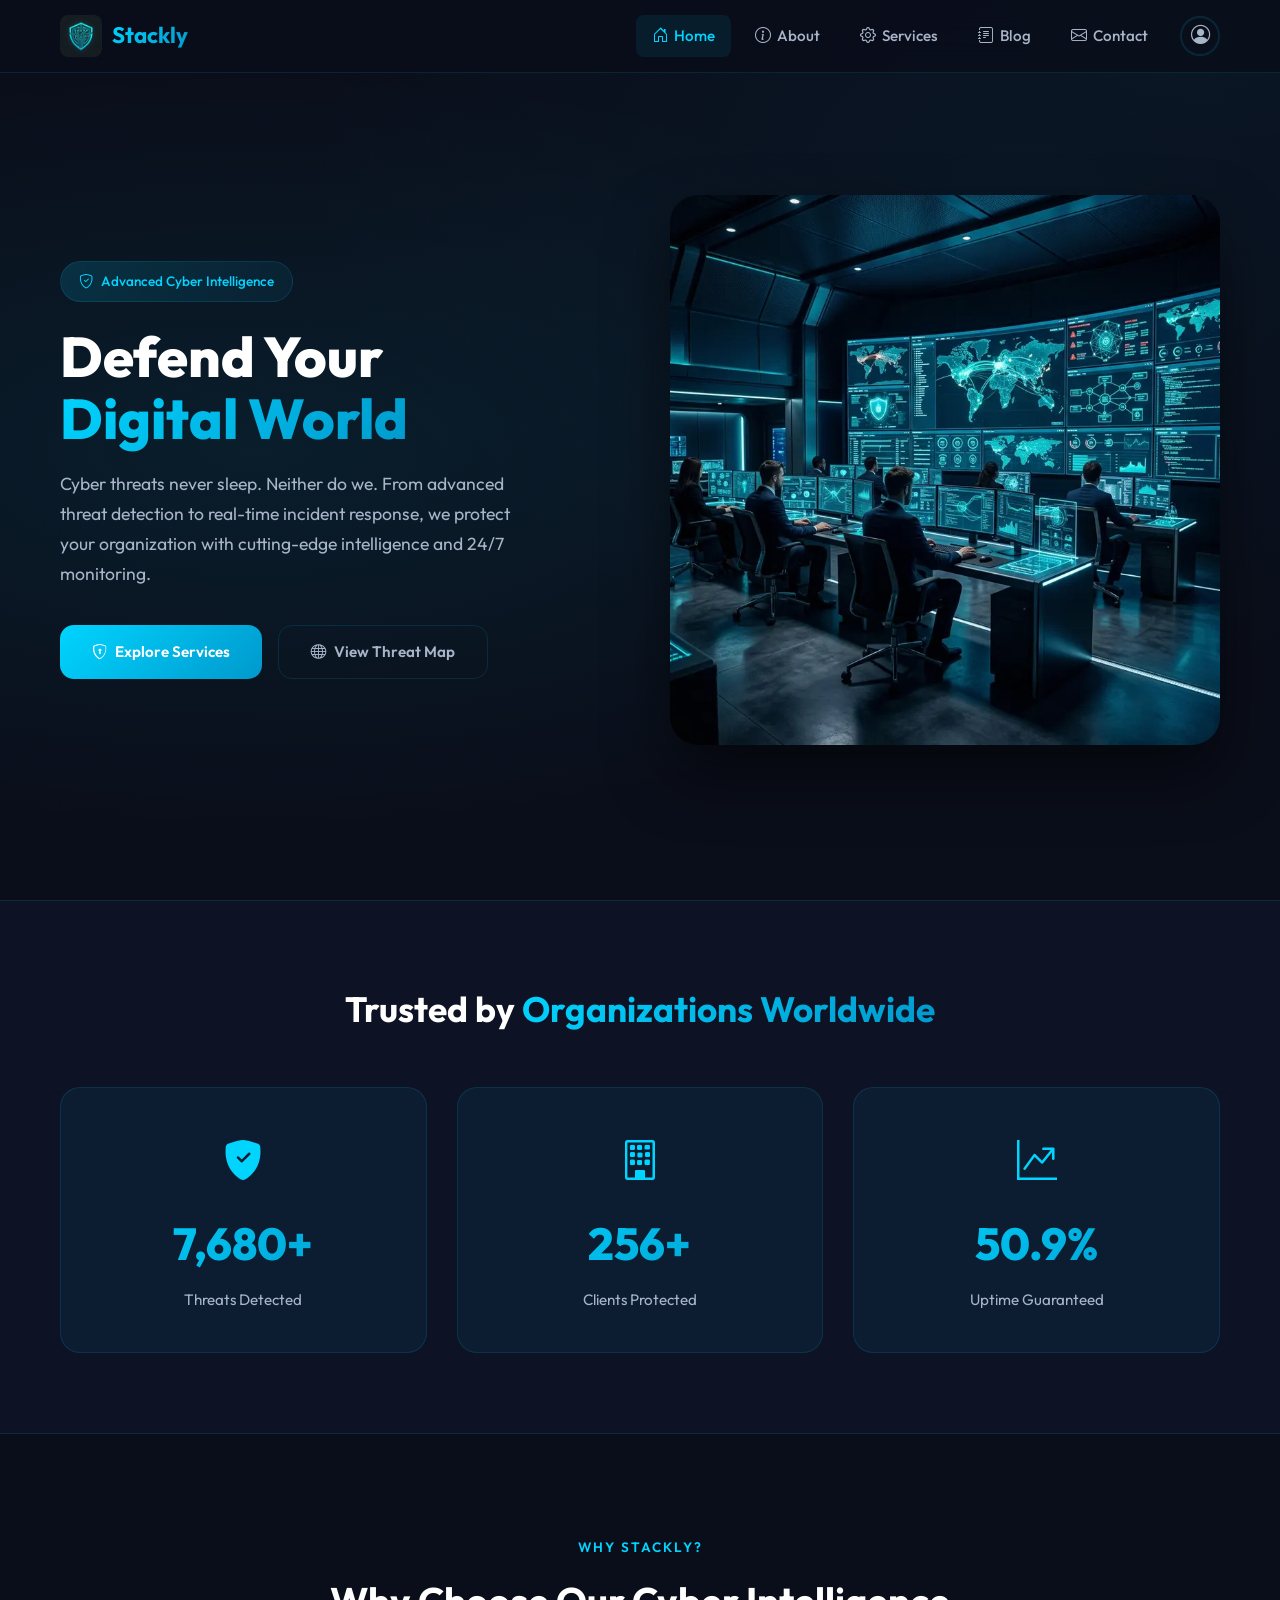
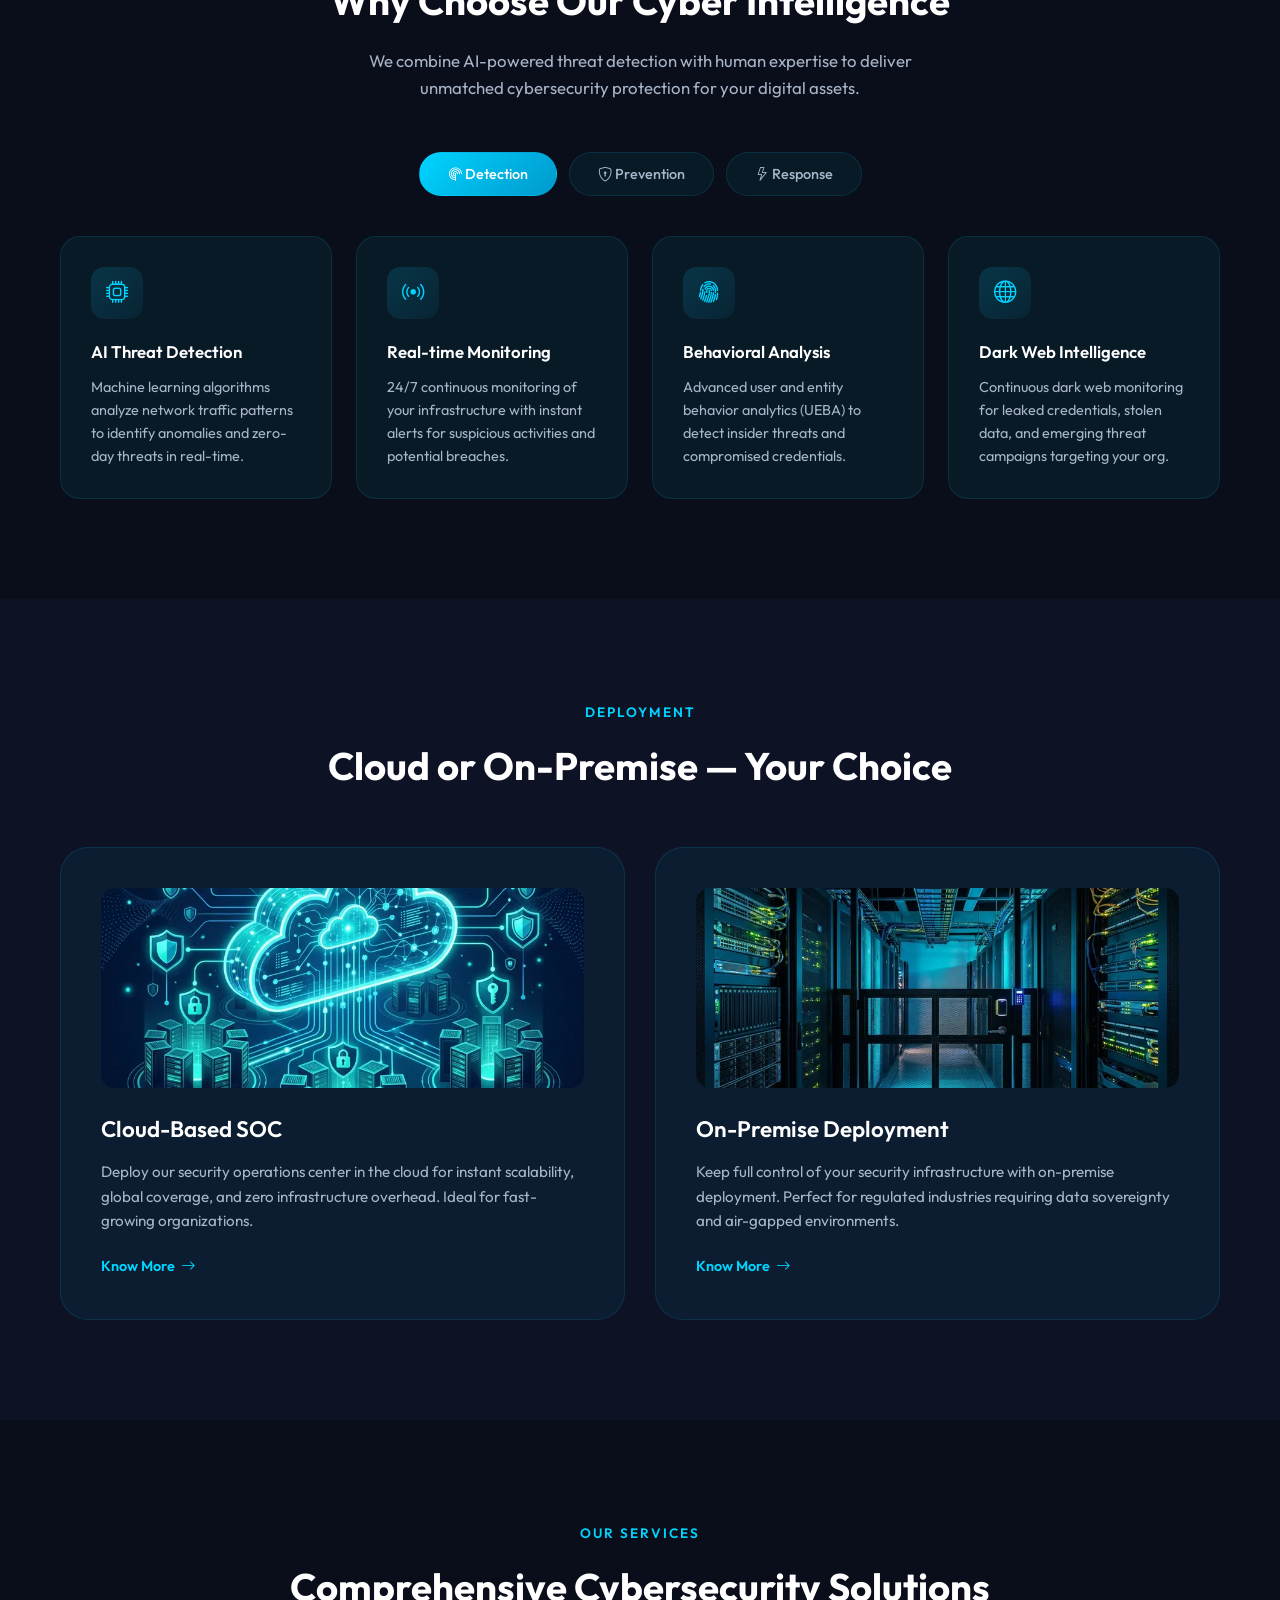
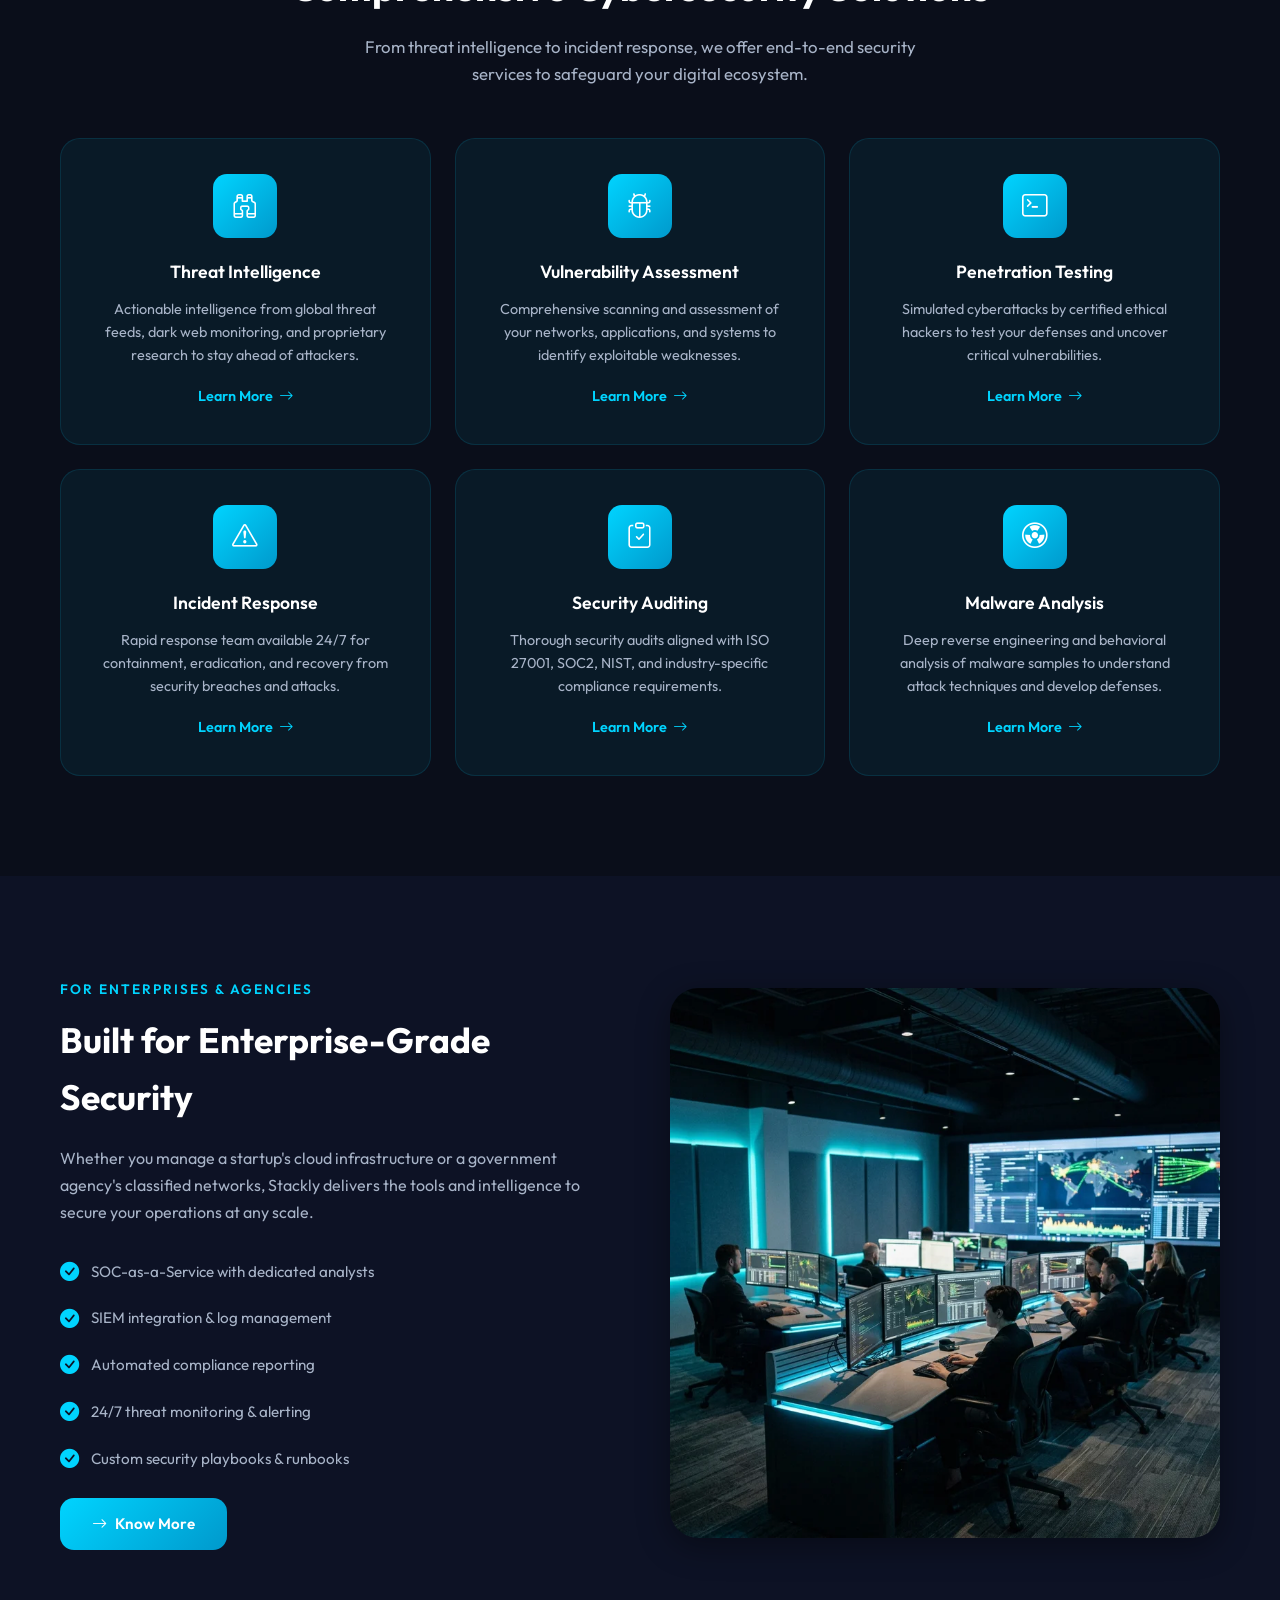
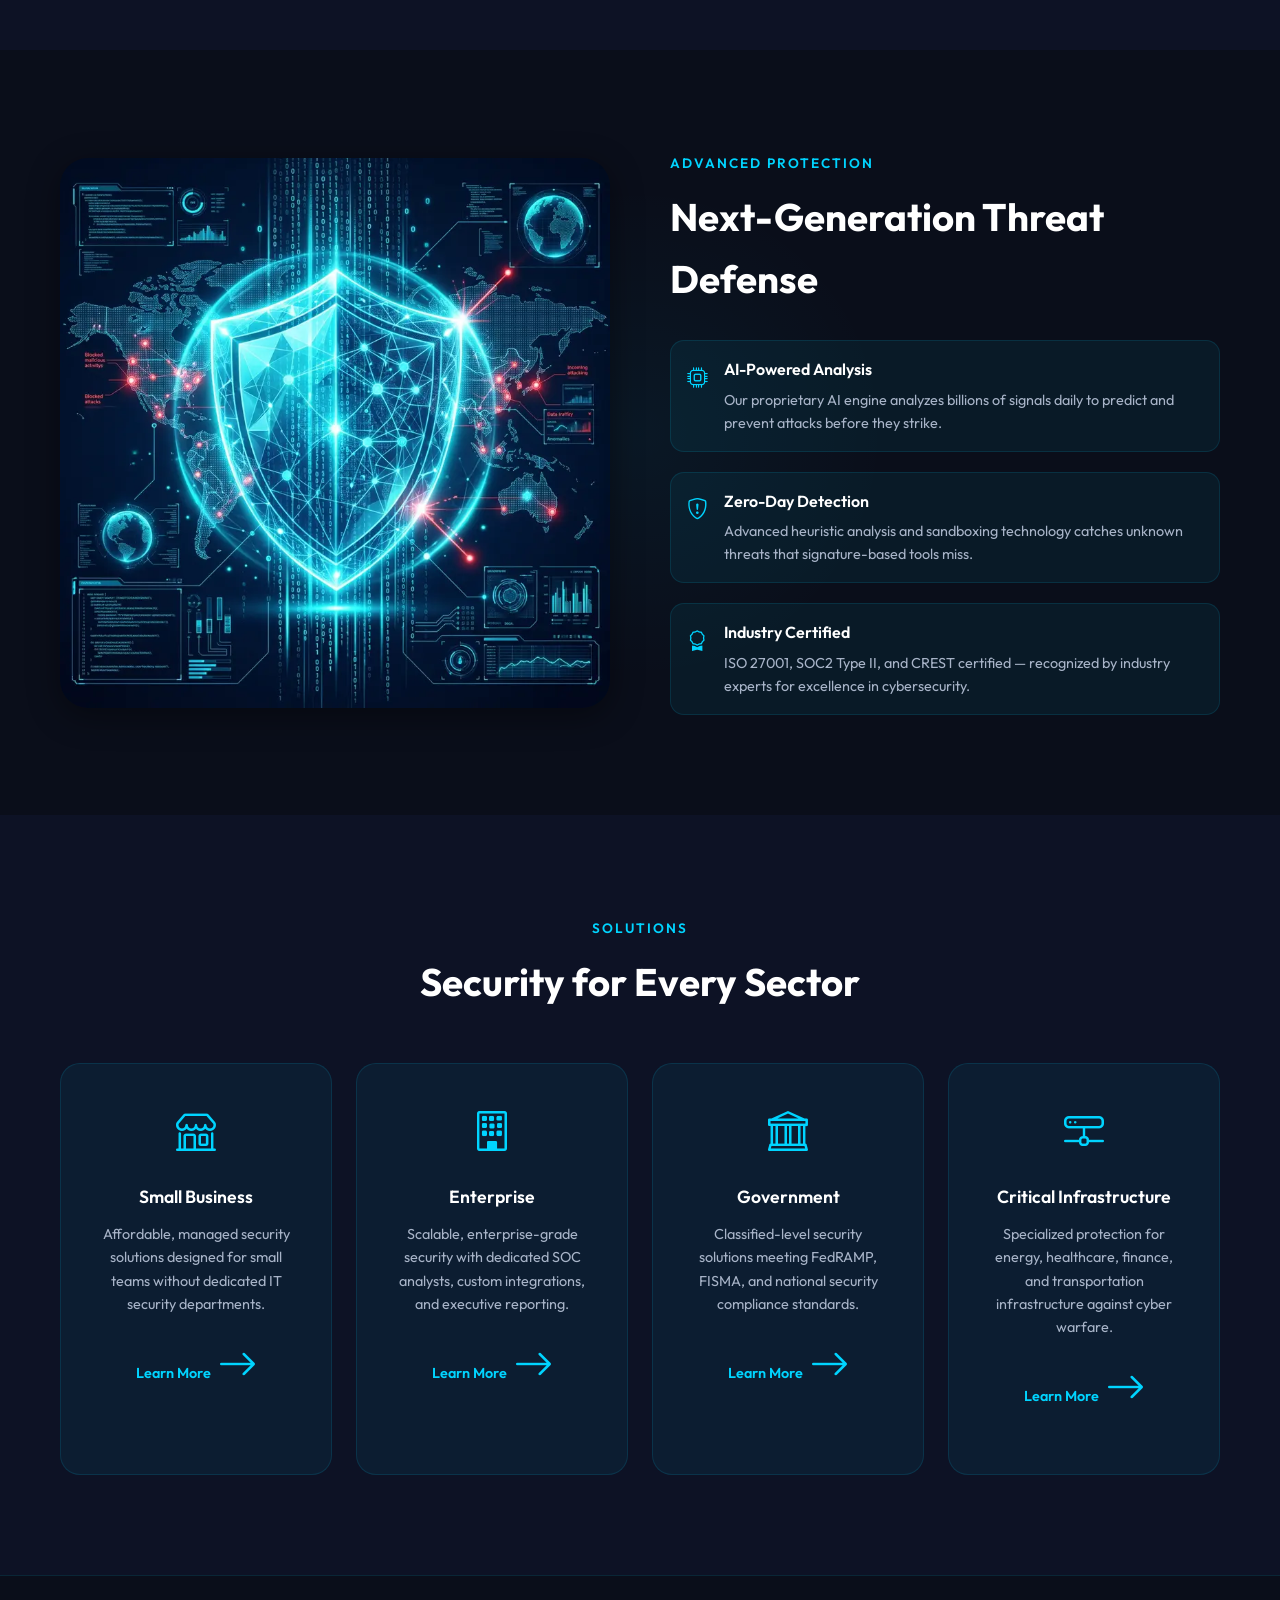
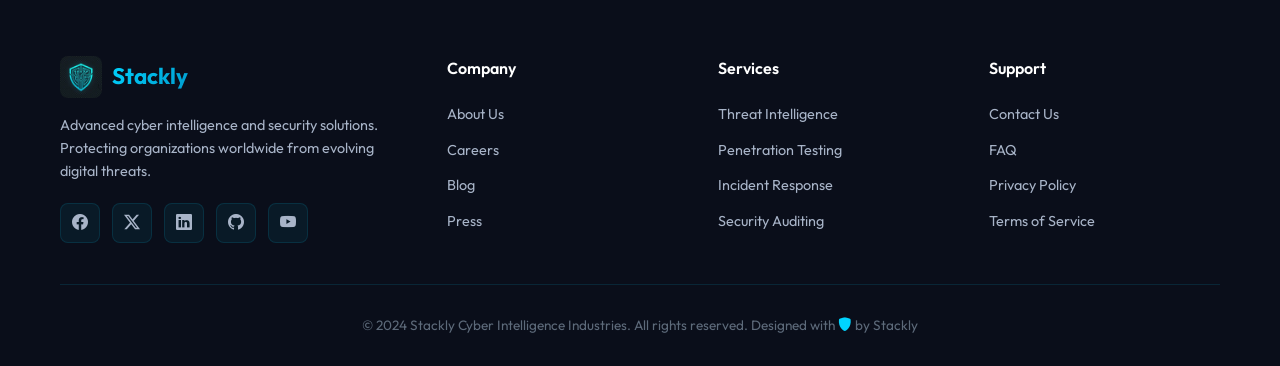
<file: index.html>
<!DOCTYPE html>
<html lang="en">
<head>
  <meta charset="UTF-8">
  <meta name="viewport" content="width=device-width, initial-scale=1.0">
  <meta name="description" content="Stackly Cyber Intelligence - Advanced threat detection, vulnerability assessment, and cybersecurity solutions for enterprises and organizations worldwide.">
  <title>Stackly || Cyber Intelligence</title>
  <link href="https://cdn.jsdelivr.net/npm/bootstrap-icons@1.11.3/font/bootstrap-icons.css" rel="stylesheet">
  <link rel="stylesheet" href="style.css">
</head>
<body>

<!-- ===== NAVBAR ===== -->
<nav class="navbar" id="navbar">
  <div class="container">
    <a href="index.html" class="navbar-brand">
      <img src="logo.webp" alt="Stackly Logo" class="logo-img">
      <span class="brand-text">Stackly</span>
    </a>

    <ul class="nav-links" id="navLinks">
      <li><a href="index.html" class="active"><i class="bi bi-house-door"></i> Home</a></li>
      <li><a href="about.html"><i class="bi bi-info-circle"></i> About</a></li>
      <li><a href="services.html"><i class="bi bi-gear"></i> Services</a></li>
      <li><a href="blog.html"><i class="bi bi-journal-text"></i> Blog</a></li>
      <li><a href="contact.html"><i class="bi bi-envelope"></i> Contact</a></li>
      <li class="profile-dropdown">
        <button class="profile-btn" onclick="toggleDropdown()" aria-label="Profile menu">
          <i class="bi bi-person-circle"></i>
        </button>
        <div class="dropdown-menu" id="profileDropdown">
          <a href="login.html"><i class="bi bi-box-arrow-in-right"></i> Login</a>
          <a href="register.html"><i class="bi bi-person-plus"></i> Register</a>
        </div>
      </li>
    </ul>

    <button class="hamburger" onclick="toggleMenu()" aria-label="Toggle navigation">
      <span></span><span></span><span></span>
    </button>
  </div>
</nav>
<div class="nav-overlay" id="navOverlay"></div>

<!-- ===== SECTION 1: HERO ===== -->
<section class="hero-section" id="hero">
  <div class="container">
    <div class="hero-grid">
      <div class="hero-content">
        <div class="hero-badge">
          <i class="bi bi-shield-check"></i> Advanced Cyber Intelligence
        </div>
        <h1 class="hero-title">
          Defend Your<br><span>Digital World</span>
        </h1>
        <p class="hero-text">
          Cyber threats never sleep. Neither do we. From advanced threat detection to real-time incident response, we protect your organization with cutting-edge intelligence and 24/7 monitoring.
        </p>
        <div class="hero-buttons">
          <a href="error.html" class="btn-primary">
            <i class="bi bi-shield-lock"></i> Explore Services
          </a>
          <a href="error.html" class="btn-secondary">
            <i class="bi bi-globe"></i> View Threat Map
          </a>
        </div>
      </div>
      <div class="hero-image">
        <img src="hero-cyber.webp" alt="Cybersecurity Operations Center">
      </div>
    </div>
  </div>
</section>

<!-- ===== SECTION 2: STATS ===== -->
<section class="stats-section" id="stats">
  <div class="container">
    <h2 class="stats-title">Trusted by <span>Organizations Worldwide</span></h2>
    <div class="stats-grid">
      <div class="stat-card fade-up">
        <div class="stat-icon"><i class="bi bi-shield-fill-check"></i></div>
        <div class="stat-number counter" data-target="15000" data-suffix="+">0</div>
        <div class="stat-label">Threats Detected</div>
      </div>
      <div class="stat-card fade-up">
        <div class="stat-icon"><i class="bi bi-building"></i></div>
        <div class="stat-number counter" data-target="500" data-suffix="+">0</div>
        <div class="stat-label">Clients Protected</div>
      </div>
      <div class="stat-card fade-up">
        <div class="stat-icon"><i class="bi bi-graph-up-arrow"></i></div>
        <div class="stat-number counter" data-target="99" data-suffix=".9%">0</div>
        <div class="stat-label">Uptime Guaranteed</div>
      </div>
    </div>
  </div>
</section>

<!-- ===== SECTION 3: WHY CHOOSE US (TABS) ===== -->
<section class="why-section" id="why">
  <div class="container">
    <div class="section-header fade-up">
      <div class="section-subtitle">Why Stackly?</div>
      <h2 class="section-title">Why Choose Our Cyber Intelligence</h2>
      <p class="section-desc">We combine AI-powered threat detection with human expertise to deliver unmatched cybersecurity protection for your digital assets.</p>
    </div>

    <div class="tab-buttons fade-up">
      <button class="tab-btn active" data-tab="detection" onclick="switchTab('detection')">
        <i class="bi bi-radar"></i> Detection
      </button>
      <button class="tab-btn" data-tab="prevention" onclick="switchTab('prevention')">
        <i class="bi bi-shield-lock"></i> Prevention
      </button>
      <button class="tab-btn" data-tab="response" onclick="switchTab('response')">
        <i class="bi bi-lightning"></i> Response
      </button>
    </div>

    <div class="tab-content active" id="detection">
      <div class="feature-grid">
        <div class="feature-card fade-up">
          <div class="feature-icon"><i class="bi bi-cpu"></i></div>
          <h4>AI Threat Detection</h4>
          <p>Machine learning algorithms analyze network traffic patterns to identify anomalies and zero-day threats in real-time.</p>
        </div>
        <div class="feature-card fade-up">
          <div class="feature-icon"><i class="bi bi-broadcast"></i></div>
          <h4>Real-time Monitoring</h4>
          <p>24/7 continuous monitoring of your infrastructure with instant alerts for suspicious activities and potential breaches.</p>
        </div>
        <div class="feature-card fade-up">
          <div class="feature-icon"><i class="bi bi-fingerprint"></i></div>
          <h4>Behavioral Analysis</h4>
          <p>Advanced user and entity behavior analytics (UEBA) to detect insider threats and compromised credentials.</p>
        </div>
        <div class="feature-card fade-up">
          <div class="feature-icon"><i class="bi bi-globe"></i></div>
          <h4>Dark Web Intelligence</h4>
          <p>Continuous dark web monitoring for leaked credentials, stolen data, and emerging threat campaigns targeting your org.</p>
        </div>
      </div>
    </div>

    <div class="tab-content" id="prevention">
      <div class="feature-grid">
        <div class="feature-card fade-up">
          <div class="feature-icon"><i class="bi bi-firewall"></i></div>
          <h4>Next-Gen Firewall</h4>
          <p>Advanced firewall configurations with deep packet inspection and application-layer filtering for robust perimeter defense.</p>
        </div>
        <div class="feature-card fade-up">
          <div class="feature-icon"><i class="bi bi-lock"></i></div>
          <h4>Zero Trust Architecture</h4>
          <p>Implement zero trust security models — verify every user, device, and connection before granting network access.</p>
        </div>
        <div class="feature-card fade-up">
          <div class="feature-icon"><i class="bi bi-patch-check"></i></div>
          <h4>Vulnerability Management</h4>
          <p>Continuous vulnerability scanning and patch management to close security gaps before attackers exploit them.</p>
        </div>
        <div class="feature-card fade-up">
          <div class="feature-icon"><i class="bi bi-key"></i></div>
          <h4>Access Control</h4>
          <p>Multi-factor authentication and privileged access management to protect sensitive systems and data resources.</p>
        </div>
      </div>
    </div>

    <div class="tab-content" id="response">
      <div class="feature-grid">
        <div class="feature-card fade-up">
          <div class="feature-icon"><i class="bi bi-lightning-charge"></i></div>
          <h4>Incident Response</h4>
          <p>Rapid incident response with automated containment, investigation, and recovery procedures available 24/7/365.</p>
        </div>
        <div class="feature-card fade-up">
          <div class="feature-icon"><i class="bi bi-search"></i></div>
          <h4>Digital Forensics</h4>
          <p>Expert forensic analysis to determine breach scope, identify attack vectors, and gather evidence for prosecution.</p>
        </div>
        <div class="feature-card fade-up">
          <div class="feature-icon"><i class="bi bi-arrow-repeat"></i></div>
          <h4>Disaster Recovery</h4>
          <p>Comprehensive business continuity and disaster recovery planning to minimize downtime after security incidents.</p>
        </div>
        <div class="feature-card fade-up">
          <div class="feature-icon"><i class="bi bi-file-earmark-text"></i></div>
          <h4>Compliance Reporting</h4>
          <p>Automated compliance reporting for SOC2, ISO 27001, GDPR, HIPAA, and other regulatory frameworks and standards.</p>
        </div>
      </div>
    </div>
  </div>
</section>

<!-- ===== SECTION 4: PLATFORM (Cloud / On-Premise) ===== -->
<section class="platform-section" id="platform">
  <div class="container">
    <div class="section-header fade-up">
      <div class="section-subtitle">Deployment</div>
      <h2 class="section-title">Cloud or On-Premise — Your Choice</h2>
    </div>
    <div class="platform-grid">
      <div class="platform-card fade-up">
        <img src="cloud-soc.webp" alt="Cloud Security Operations Center">
        <h3>Cloud-Based SOC</h3>
        <p>Deploy our security operations center in the cloud for instant scalability, global coverage, and zero infrastructure overhead. Ideal for fast-growing organizations.</p>
        <a href="error.html" class="learn-link">Know More <i class="bi bi-arrow-right"></i></a>
      </div>
      <div class="platform-card fade-up">
        <img src="onprem-security.webp" alt="On-premise security deployment">
        <h3>On-Premise Deployment</h3>
        <p>Keep full control of your security infrastructure with on-premise deployment. Perfect for regulated industries requiring data sovereignty and air-gapped environments.</p>
        <a href="error.html" class="learn-link">Know More <i class="bi bi-arrow-right"></i></a>
      </div>
    </div>
  </div>
</section>

<!-- ===== SECTION 5: OUR SERVICES GRID ===== -->
<section class="services-section" id="services">
  <div class="container">
    <div class="section-header fade-up">
      <div class="section-subtitle">Our Services</div>
      <h2 class="section-title">Comprehensive Cybersecurity Solutions</h2>
      <p class="section-desc">From threat intelligence to incident response, we offer end-to-end security services to safeguard your digital ecosystem.</p>
    </div>
    <div class="services-grid">
      <div class="service-card fade-up">
        <div class="service-icon"><i class="bi bi-binoculars"></i></div>
        <h4>Threat Intelligence</h4>
        <p>Actionable intelligence from global threat feeds, dark web monitoring, and proprietary research to stay ahead of attackers.</p>
        <a href="error.html" class="learn-link">Learn More <i class="bi bi-arrow-right"></i></a>
      </div>
      <div class="service-card fade-up">
        <div class="service-icon"><i class="bi bi-bug"></i></div>
        <h4>Vulnerability Assessment</h4>
        <p>Comprehensive scanning and assessment of your networks, applications, and systems to identify exploitable weaknesses.</p>
        <a href="error.html" class="learn-link">Learn More <i class="bi bi-arrow-right"></i></a>
      </div>
      <div class="service-card fade-up">
        <div class="service-icon"><i class="bi bi-terminal"></i></div>
        <h4>Penetration Testing</h4>
        <p>Simulated cyberattacks by certified ethical hackers to test your defenses and uncover critical vulnerabilities.</p>
        <a href="error.html" class="learn-link">Learn More <i class="bi bi-arrow-right"></i></a>
      </div>
      <div class="service-card fade-up">
        <div class="service-icon"><i class="bi bi-exclamation-triangle"></i></div>
        <h4>Incident Response</h4>
        <p>Rapid response team available 24/7 for containment, eradication, and recovery from security breaches and attacks.</p>
        <a href="error.html" class="learn-link">Learn More <i class="bi bi-arrow-right"></i></a>
      </div>
      <div class="service-card fade-up">
        <div class="service-icon"><i class="bi bi-clipboard-check"></i></div>
        <h4>Security Auditing</h4>
        <p>Thorough security audits aligned with ISO 27001, SOC2, NIST, and industry-specific compliance requirements.</p>
        <a href="error.html" class="learn-link">Learn More <i class="bi bi-arrow-right"></i></a>
      </div>
      <div class="service-card fade-up">
        <div class="service-icon"><i class="bi bi-radioactive"></i></div>
        <h4>Malware Analysis</h4>
        <p>Deep reverse engineering and behavioral analysis of malware samples to understand attack techniques and develop defenses.</p>
        <a href="error.html" class="learn-link">Learn More <i class="bi bi-arrow-right"></i></a>
      </div>
    </div>
  </div>
</section>

<!-- ===== SECTION 6: ENTERPRISE ===== -->
<section class="small-biz-section" id="enterprise">
  <div class="container">
    <div class="small-biz-grid">
      <div class="small-biz-content fade-up">
        <div class="section-subtitle">For Enterprises & Agencies</div>
        <h2>Built for Enterprise-Grade Security</h2>
        <p>Whether you manage a startup's cloud infrastructure or a government agency's classified networks, Stackly delivers the tools and intelligence to secure your operations at any scale.</p>
        <ul class="biz-features">
          <li><i class="bi bi-check-circle-fill"></i> SOC-as-a-Service with dedicated analysts</li>
          <li><i class="bi bi-check-circle-fill"></i> SIEM integration & log management</li>
          <li><i class="bi bi-check-circle-fill"></i> Automated compliance reporting</li>
          <li><i class="bi bi-check-circle-fill"></i> 24/7 threat monitoring & alerting</li>
          <li><i class="bi bi-check-circle-fill"></i> Custom security playbooks & runbooks</li>
        </ul>
        <a href="services.html" class="btn-primary" style="margin-top: 24px;">
          <i class="bi bi-arrow-right"></i> Know More
        </a>
      </div>
      <div class="small-biz-image fade-up">
        <img src="cyber-ops.webp" alt="Enterprise cybersecurity operations">
      </div>
    </div>
  </div>
</section>

<!-- ===== SECTION 7: SPOTLIGHT ===== -->
<section class="spotlight-section" id="spotlight">
  <div class="container">
    <div class="spotlight-grid">
      <div class="spotlight-image fade-up">
        <img src="spotlight-cyber.webp" alt="Advanced threat protection technology">
      </div>
      <div class="spotlight-content fade-up">
        <div class="section-subtitle">Advanced Protection</div>
        <h2 class="section-title" style="text-align:left">Next-Generation Threat Defense</h2>
        <ul class="spotlight-list">
          <li>
            <i class="bi bi-cpu"></i>
            <div>
              <h4>AI-Powered Analysis</h4>
              <p>Our proprietary AI engine analyzes billions of signals daily to predict and prevent attacks before they strike.</p>
            </div>
          </li>
          <li>
            <i class="bi bi-shield-exclamation"></i>
            <div>
              <h4>Zero-Day Detection</h4>
              <p>Advanced heuristic analysis and sandboxing technology catches unknown threats that signature-based tools miss.</p>
            </div>
          </li>
          <li>
            <i class="bi bi-award"></i>
            <div>
              <h4>Industry Certified</h4>
              <p>ISO 27001, SOC2 Type II, and CREST certified — recognized by industry experts for excellence in cybersecurity.</p>
            </div>
          </li>
        </ul>
      </div>
    </div>
  </div>
</section>

<!-- ===== SECTION 8: SOLUTIONS GRID ===== -->
<section class="solutions-section" id="solutions">
  <div class="container">
    <div class="section-header fade-up">
      <div class="section-subtitle">Solutions</div>
      <h2 class="section-title">Security for Every Sector</h2>
    </div>
    <div class="solutions-grid">
      <div class="solution-card fade-up">
        <i class="bi bi-shop"></i>
        <h4>Small Business</h4>
        <p>Affordable, managed security solutions designed for small teams without dedicated IT security departments.</p>
        <a href="error.html" class="learn-link">Learn More <i class="bi bi-arrow-right"></i></a>
      </div>
      <div class="solution-card fade-up">
        <i class="bi bi-building"></i>
        <h4>Enterprise</h4>
        <p>Scalable, enterprise-grade security with dedicated SOC analysts, custom integrations, and executive reporting.</p>
        <a href="error.html" class="learn-link">Learn More <i class="bi bi-arrow-right"></i></a>
      </div>
      <div class="solution-card fade-up">
        <i class="bi bi-bank"></i>
        <h4>Government</h4>
        <p>Classified-level security solutions meeting FedRAMP, FISMA, and national security compliance standards.</p>
        <a href="error.html" class="learn-link">Learn More <i class="bi bi-arrow-right"></i></a>
      </div>
      <div class="solution-card fade-up">
        <i class="bi bi-hdd-network"></i>
        <h4>Critical Infrastructure</h4>
        <p>Specialized protection for energy, healthcare, finance, and transportation infrastructure against cyber warfare.</p>
        <a href="error.html" class="learn-link">Learn More <i class="bi bi-arrow-right"></i></a>
      </div>
    </div>
  </div>
</section>

<!-- ===== FOOTER ===== -->
<footer class="footer" id="footer">
  <div class="container">
    <div class="footer-grid">
      <div class="footer-brand">
        <a href="index.html" class="navbar-brand">
          <img src="logo.webp" alt="Stackly Logo" class="logo-img">
          <span class="brand-text">Stackly</span>
        </a>
        <p>Advanced cyber intelligence and security solutions. Protecting organizations worldwide from evolving digital threats.</p>
        <div class="footer-socials">
          <a href="error.html" aria-label="Facebook"><i class="bi bi-facebook"></i></a>
          <a href="error.html" aria-label="Twitter"><i class="bi bi-twitter-x"></i></a>
          <a href="error.html" aria-label="LinkedIn"><i class="bi bi-linkedin"></i></a>
          <a href="https://github.com/lingalamanasa/Cyber-Intilegence" target="_blank" rel="noopener noreferrer" aria-label="GitHub"><i class="bi bi-github"></i></a>
          <a href="error.html" aria-label="YouTube"><i class="bi bi-youtube"></i></a>
        </div>
      </div>
      <div class="footer-column">
        <h4>Company</h4>
        <ul>
          <li><a href="about.html">About Us</a></li>
          <li><a href="error.html">Careers</a></li>
          <li><a href="blog.html">Blog</a></li>
          <li><a href="error.html">Press</a></li>
        </ul>
      </div>
      <div class="footer-column">
        <h4>Services</h4>
        <ul>
          <li><a href="services.html">Threat Intelligence</a></li>
          <li><a href="services.html">Penetration Testing</a></li>
          <li><a href="services.html">Incident Response</a></li>
          <li><a href="services.html">Security Auditing</a></li>
        </ul>
      </div>
      <div class="footer-column">
        <h4>Support</h4>
        <ul>
          <li><a href="contact.html">Contact Us</a></li>
          <li><a href="error.html">FAQ</a></li>
          <li><a href="error.html">Privacy Policy</a></li>
          <li><a href="error.html">Terms of Service</a></li>
        </ul>
      </div>
    </div>
    <div class="footer-bottom">
      <p>&copy; 2024 Stackly Cyber Intelligence Industries. All rights reserved. Designed with <i class="bi bi-shield-fill" style="color:var(--accent)"></i> by Stackly</p>
    </div>
  </div>
</footer>

<script src="main.js"></script>
</body>
</html>
</file>
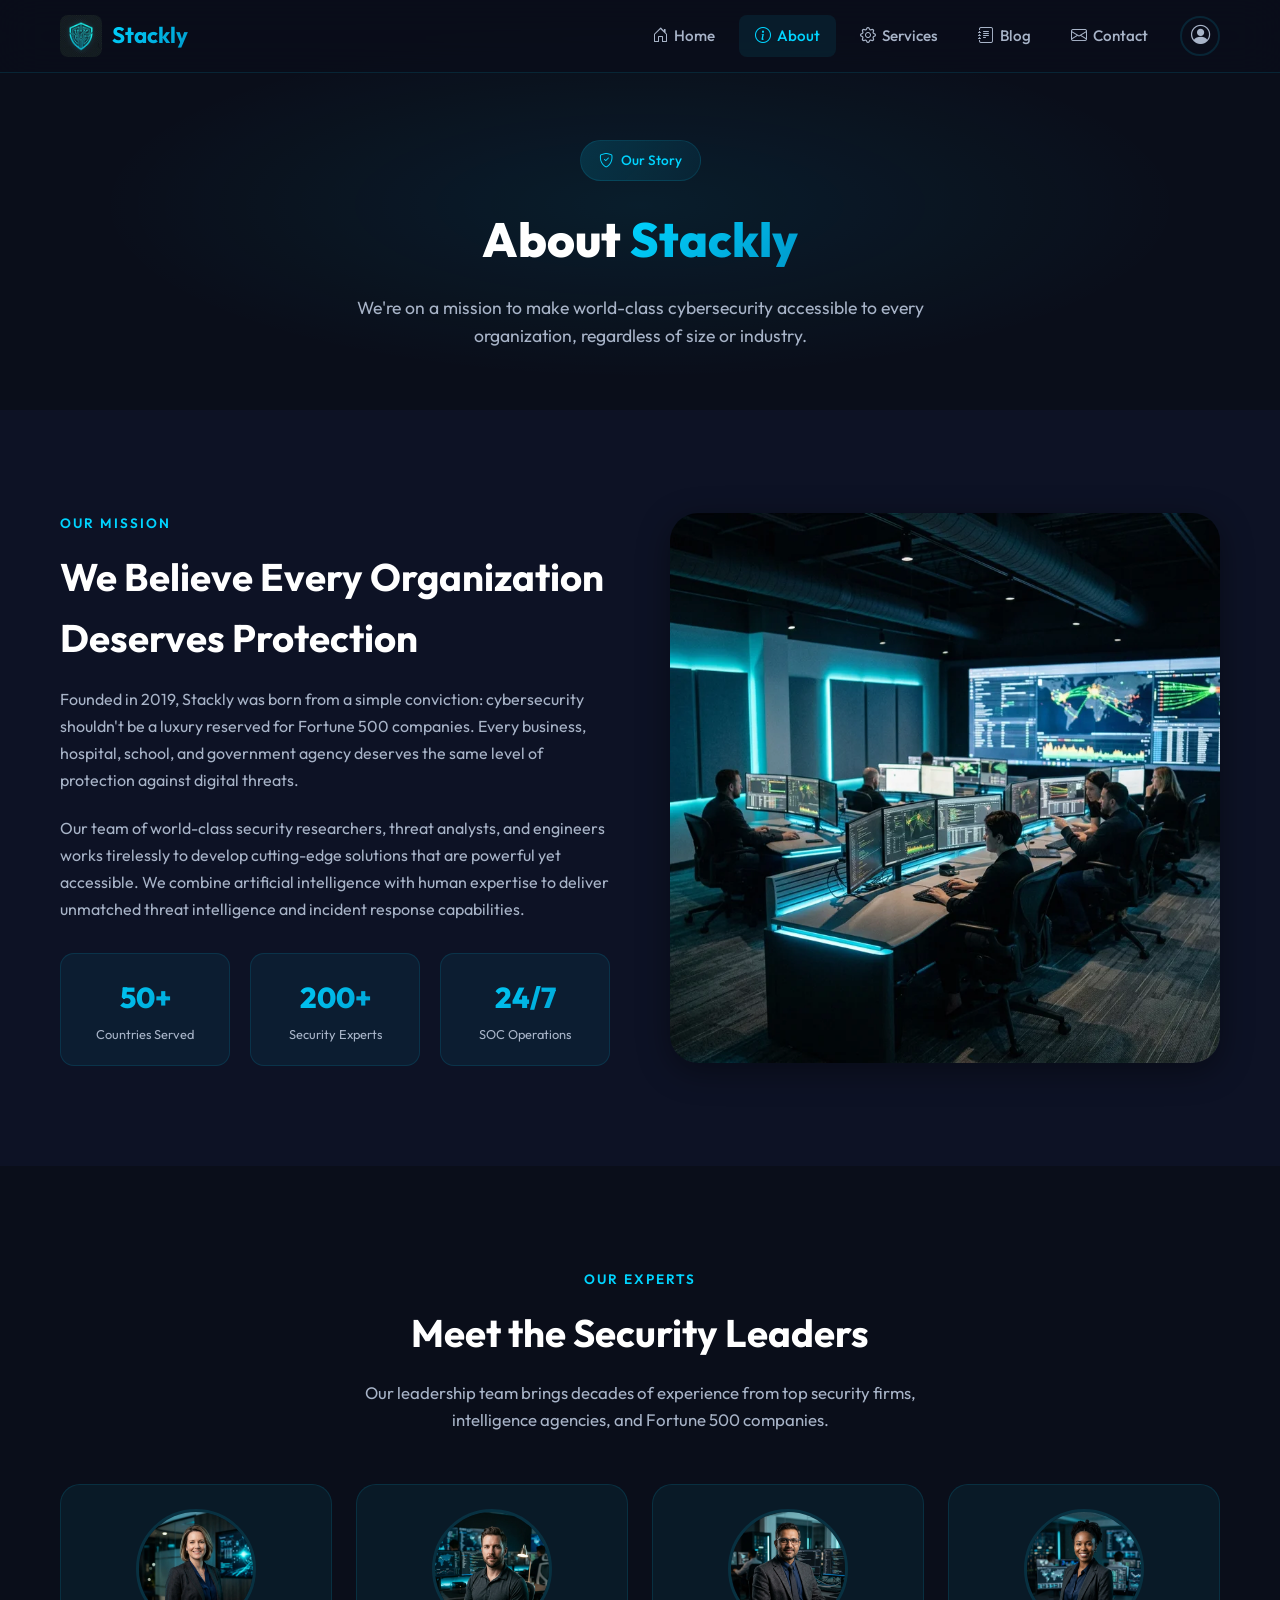
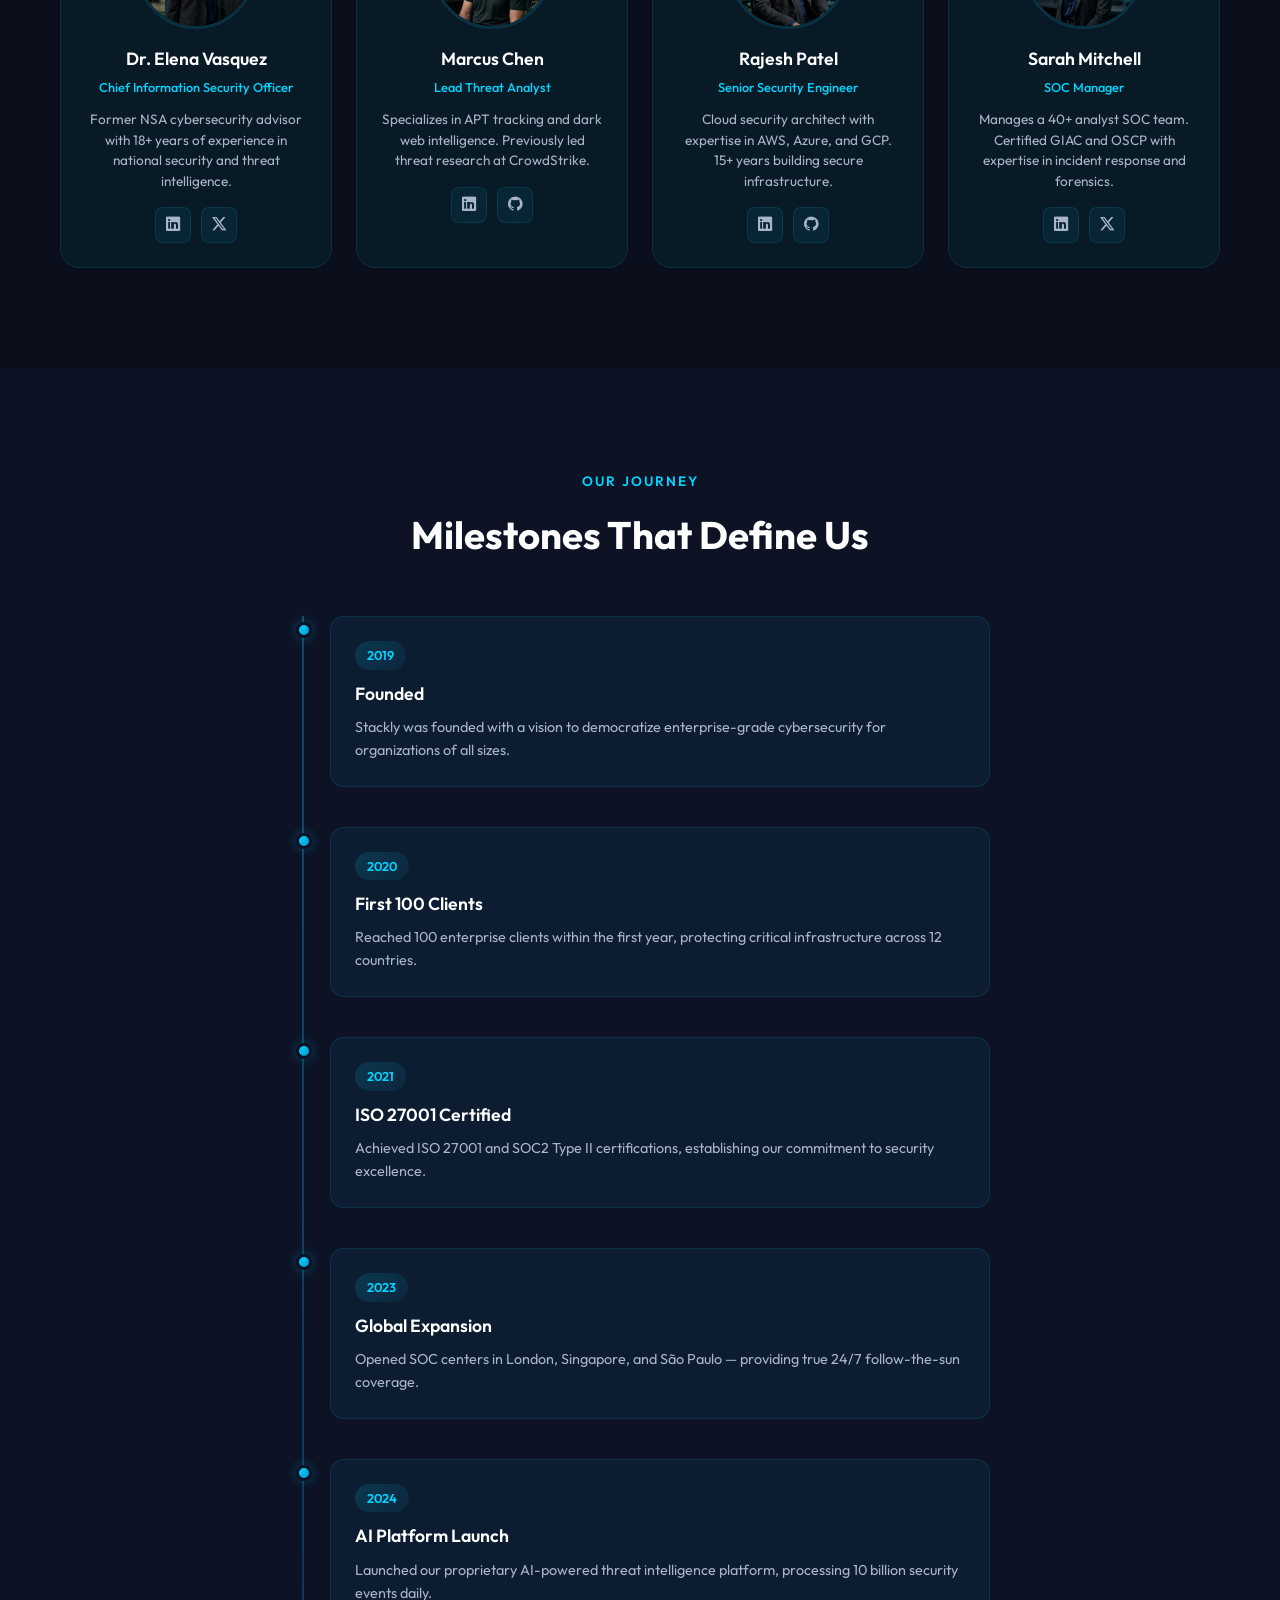
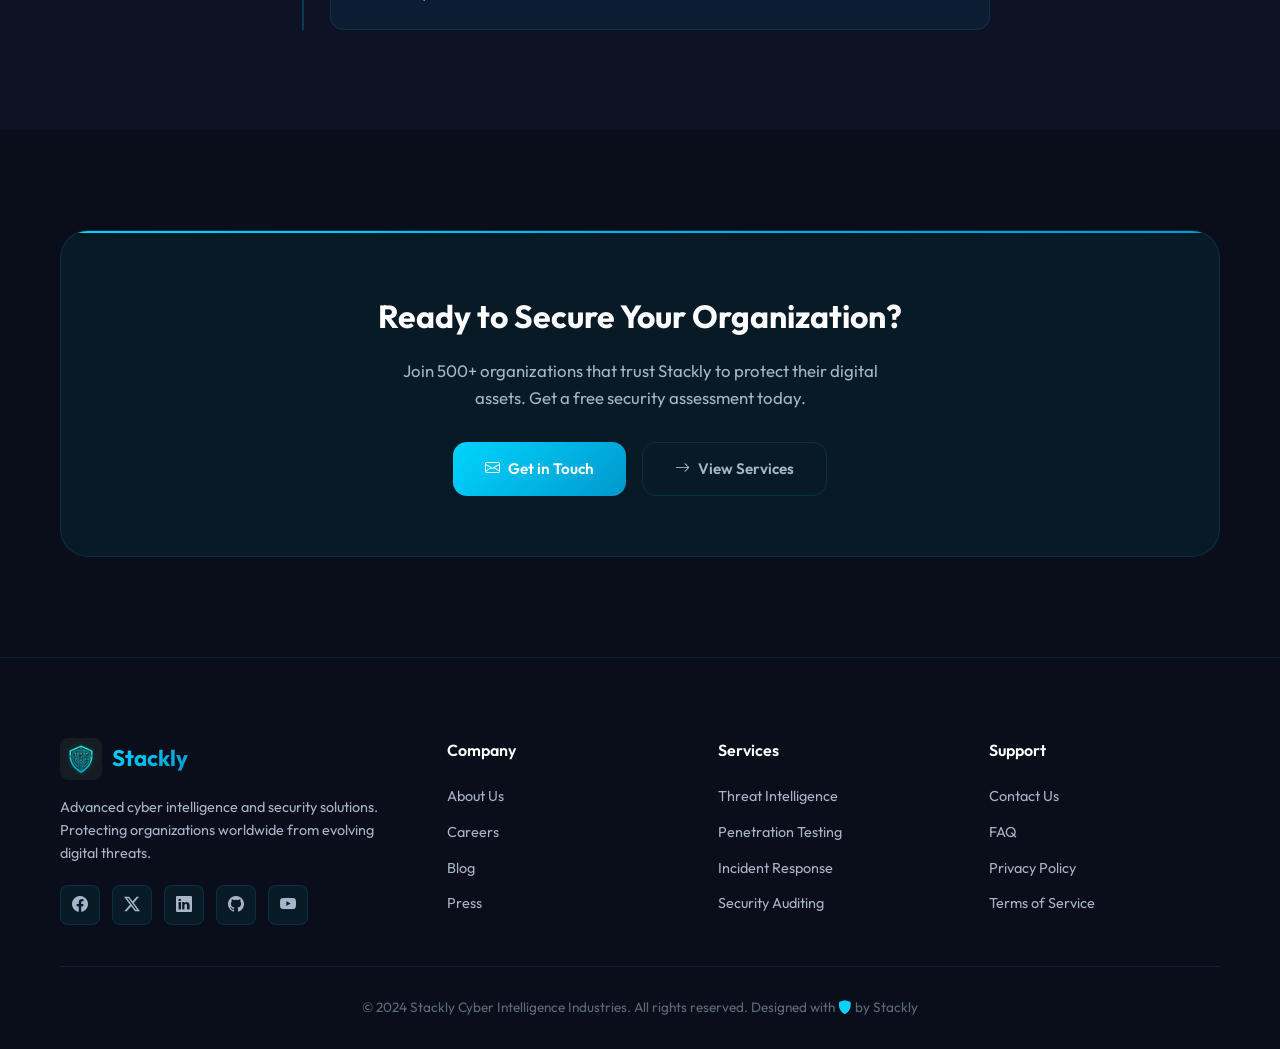
<file: about.html>
<!DOCTYPE html>
<html lang="en">
<head>
  <meta charset="UTF-8">
  <meta name="viewport" content="width=device-width, initial-scale=1.0">
  <meta name="description" content="Learn about Stackly Cyber Intelligence — our mission, team, and journey in protecting organizations from digital threats.">
  <title>Stackly || About Us</title>
  <link href="https://cdn.jsdelivr.net/npm/bootstrap-icons@1.11.3/font/bootstrap-icons.css" rel="stylesheet">
  <link rel="stylesheet" href="style.css">
  <link rel="stylesheet" href="about.css">
</head>
<body>

<!-- ===== NAVBAR ===== -->
<nav class="navbar" id="navbar">
  <div class="container">
    <a href="index.html" class="navbar-brand">
      <img src="logo.webp" alt="Stackly Logo" class="logo-img">
      <span class="brand-text">Stackly</span>
    </a>
    <ul class="nav-links" id="navLinks">
      <li><a href="index.html"><i class="bi bi-house-door"></i> Home</a></li>
      <li><a href="about.html" class="active"><i class="bi bi-info-circle"></i> About</a></li>
      <li><a href="services.html"><i class="bi bi-gear"></i> Services</a></li>
      <li><a href="blog.html"><i class="bi bi-journal-text"></i> Blog</a></li>
      <li><a href="contact.html"><i class="bi bi-envelope"></i> Contact</a></li>
      <li class="profile-dropdown">
        <button class="profile-btn" onclick="toggleDropdown()" aria-label="Profile menu">
          <i class="bi bi-person-circle"></i>
        </button>
        <div class="dropdown-menu" id="profileDropdown">
          <a href="login.html"><i class="bi bi-box-arrow-in-right"></i> Login</a>
          <a href="register.html"><i class="bi bi-person-plus"></i> Register</a>
        </div>
      </li>
    </ul>
    <button class="hamburger" onclick="toggleMenu()" aria-label="Toggle navigation">
      <span></span><span></span><span></span>
    </button>
  </div>
</nav>
<div class="nav-overlay" id="navOverlay"></div>

<!-- ===== SECTION 1: PAGE HERO ===== -->
<section class="page-hero">
  <div class="container">
    <div class="hero-badge" style="margin-bottom:20px;">
      <i class="bi bi-shield-check"></i> Our Story
    </div>
    <h1>About <span style="background:var(--gradient);-webkit-background-clip:text;-webkit-text-fill-color:transparent;background-clip:text;">Stackly</span></h1>
    <p>We're on a mission to make world-class cybersecurity accessible to every organization, regardless of size or industry.</p>
  </div>
</section>

<!-- ===== SECTION 2: MISSION ===== -->
<section class="about-mission" id="mission">
  <div class="container">
    <div class="mission-grid">
      <div class="mission-content fade-up">
        <div class="section-subtitle">Our Mission</div>
        <h2 class="section-title" style="text-align:left">We Believe Every Organization Deserves Protection</h2>
        <p>Founded in 2019, Stackly was born from a simple conviction: cybersecurity shouldn't be a luxury reserved for Fortune 500 companies. Every business, hospital, school, and government agency deserves the same level of protection against digital threats.</p>
        <p>Our team of world-class security researchers, threat analysts, and engineers works tirelessly to develop cutting-edge solutions that are powerful yet accessible. We combine artificial intelligence with human expertise to deliver unmatched threat intelligence and incident response capabilities.</p>
        <div class="mission-stats">
          <div class="mission-stat">
            <span class="mission-stat-number">50+</span>
            <span class="mission-stat-label">Countries Served</span>
          </div>
          <div class="mission-stat">
            <span class="mission-stat-number">200+</span>
            <span class="mission-stat-label">Security Experts</span>
          </div>
          <div class="mission-stat">
            <span class="mission-stat-number">24/7</span>
            <span class="mission-stat-label">SOC Operations</span>
          </div>
        </div>
      </div>
      <div class="mission-image fade-up">
        <img src="cyber-ops.webp" alt="Stackly cybersecurity operations team">
      </div>
    </div>
  </div>
</section>

<!-- ===== SECTION 3: TEAM ===== -->
<section class="about-team" id="team">
  <div class="container">
    <div class="section-header fade-up">
      <div class="section-subtitle">Our Experts</div>
      <h2 class="section-title">Meet the Security Leaders</h2>
      <p class="section-desc">Our leadership team brings decades of experience from top security firms, intelligence agencies, and Fortune 500 companies.</p>
    </div>
    <div class="team-grid">
      <div class="team-card fade-up">
        <img src="team-1.webp" alt="Dr. Elena Vasquez">
        <h4>Dr. Elena Vasquez</h4>
        <span class="team-role">Chief Information Security Officer</span>
        <p>Former NSA cybersecurity advisor with 18+ years of experience in national security and threat intelligence.</p>
        <div class="team-socials">
          <a href="error.html"><i class="bi bi-linkedin"></i></a>
          <a href="error.html"><i class="bi bi-twitter-x"></i></a>
        </div>
      </div>
      <div class="team-card fade-up">
        <img src="team-2.webp" alt="Marcus Chen">
        <h4>Marcus Chen</h4>
        <span class="team-role">Lead Threat Analyst</span>
        <p>Specializes in APT tracking and dark web intelligence. Previously led threat research at CrowdStrike.</p>
        <div class="team-socials">
          <a href="error.html"><i class="bi bi-linkedin"></i></a>
          <a href="https://github.com/lingalamanasa/Cyber-Intilegence" target="_blank" rel="noopener noreferrer"><i class="bi bi-github"></i></a>
        </div>
      </div>
      <div class="team-card fade-up">
        <img src="team-3.webp" alt="Rajesh Patel">
        <h4>Rajesh Patel</h4>
        <span class="team-role">Senior Security Engineer</span>
        <p>Cloud security architect with expertise in AWS, Azure, and GCP. 15+ years building secure infrastructure.</p>
        <div class="team-socials">
          <a href="error.html"><i class="bi bi-linkedin"></i></a>
          <a href="https://github.com/lingalamanasa/Cyber-Intilegence" target="_blank" rel="noopener noreferrer"><i class="bi bi-github"></i></a>
        </div>
      </div>
      <div class="team-card fade-up">
        <img src="team-4.webp" alt="Sarah Mitchell">
        <h4>Sarah Mitchell</h4>
        <span class="team-role">SOC Manager</span>
        <p>Manages a 40+ analyst SOC team. Certified GIAC and OSCP with expertise in incident response and forensics.</p>
        <div class="team-socials">
          <a href="error.html"><i class="bi bi-linkedin"></i></a>
          <a href="error.html"><i class="bi bi-twitter-x"></i></a>
        </div>
      </div>
    </div>
  </div>
</section>

<!-- ===== SECTION 4: JOURNEY TIMELINE ===== -->
<section class="about-timeline" id="timeline">
  <div class="container">
    <div class="section-header fade-up">
      <div class="section-subtitle">Our Journey</div>
      <h2 class="section-title">Milestones That Define Us</h2>
    </div>
    <div class="timeline">
      <div class="timeline-item fade-up">
        <div class="timeline-dot"></div>
        <div class="timeline-content">
          <span class="timeline-year">2019</span>
          <h4>Founded</h4>
          <p>Stackly was founded with a vision to democratize enterprise-grade cybersecurity for organizations of all sizes.</p>
        </div>
      </div>
      <div class="timeline-item fade-up">
        <div class="timeline-dot"></div>
        <div class="timeline-content">
          <span class="timeline-year">2020</span>
          <h4>First 100 Clients</h4>
          <p>Reached 100 enterprise clients within the first year, protecting critical infrastructure across 12 countries.</p>
        </div>
      </div>
      <div class="timeline-item fade-up">
        <div class="timeline-dot"></div>
        <div class="timeline-content">
          <span class="timeline-year">2021</span>
          <h4>ISO 27001 Certified</h4>
          <p>Achieved ISO 27001 and SOC2 Type II certifications, establishing our commitment to security excellence.</p>
        </div>
      </div>
      <div class="timeline-item fade-up">
        <div class="timeline-dot"></div>
        <div class="timeline-content">
          <span class="timeline-year">2023</span>
          <h4>Global Expansion</h4>
          <p>Opened SOC centers in London, Singapore, and São Paulo — providing true 24/7 follow-the-sun coverage.</p>
        </div>
      </div>
      <div class="timeline-item fade-up">
        <div class="timeline-dot"></div>
        <div class="timeline-content">
          <span class="timeline-year">2024</span>
          <h4>AI Platform Launch</h4>
          <p>Launched our proprietary AI-powered threat intelligence platform, processing 10 billion security events daily.</p>
        </div>
      </div>
    </div>
  </div>
</section>

<!-- ===== SECTION 5: CTA ===== -->
<section class="about-cta" id="cta">
  <div class="container">
    <div class="cta-card fade-up">
      <h2>Ready to Secure Your Organization?</h2>
      <p>Join 500+ organizations that trust Stackly to protect their digital assets. Get a free security assessment today.</p>
      <div class="hero-buttons" style="justify-content:center;">
        <a href="contact.html" class="btn-primary">
          <i class="bi bi-envelope"></i> Get in Touch
        </a>
        <a href="services.html" class="btn-secondary">
          <i class="bi bi-arrow-right"></i> View Services
        </a>
      </div>
    </div>
  </div>
</section>

<!-- ===== FOOTER ===== -->
<footer class="footer" id="footer">
  <div class="container">
    <div class="footer-grid">
      <div class="footer-brand">
        <a href="index.html" class="navbar-brand">
          <img src="logo.webp" alt="Stackly Logo" class="logo-img">
          <span class="brand-text">Stackly</span>
        </a>
        <p>Advanced cyber intelligence and security solutions. Protecting organizations worldwide from evolving digital threats.</p>
        <div class="footer-socials">
          <a href="error.html" aria-label="Facebook"><i class="bi bi-facebook"></i></a>
          <a href="error.html" aria-label="Twitter"><i class="bi bi-twitter-x"></i></a>
          <a href="error.html" aria-label="LinkedIn"><i class="bi bi-linkedin"></i></a>
          <a href="https://github.com/lingalamanasa/Cyber-Intilegence" target="_blank" rel="noopener noreferrer" aria-label="GitHub"><i class="bi bi-github"></i></a>
          <a href="error.html" aria-label="YouTube"><i class="bi bi-youtube"></i></a>
        </div>
      </div>
      <div class="footer-column">
        <h4>Company</h4>
        <ul>
          <li><a href="about.html">About Us</a></li>
          <li><a href="error.html">Careers</a></li>
          <li><a href="blog.html">Blog</a></li>
          <li><a href="error.html">Press</a></li>
        </ul>
      </div>
      <div class="footer-column">
        <h4>Services</h4>
        <ul>
          <li><a href="services.html">Threat Intelligence</a></li>
          <li><a href="services.html">Penetration Testing</a></li>
          <li><a href="services.html">Incident Response</a></li>
          <li><a href="services.html">Security Auditing</a></li>
        </ul>
      </div>
      <div class="footer-column">
        <h4>Support</h4>
        <ul>
          <li><a href="contact.html">Contact Us</a></li>
          <li><a href="error.html">FAQ</a></li>
          <li><a href="error.html">Privacy Policy</a></li>
          <li><a href="error.html">Terms of Service</a></li>
        </ul>
      </div>
    </div>
    <div class="footer-bottom">
      <p>&copy; 2024 Stackly Cyber Intelligence Industries. All rights reserved. Designed with <i class="bi bi-shield-fill" style="color:var(--accent)"></i> by Stackly</p>
    </div>
  </div>
</footer>

<script src="main.js"></script>
</body>
</html>
</file>
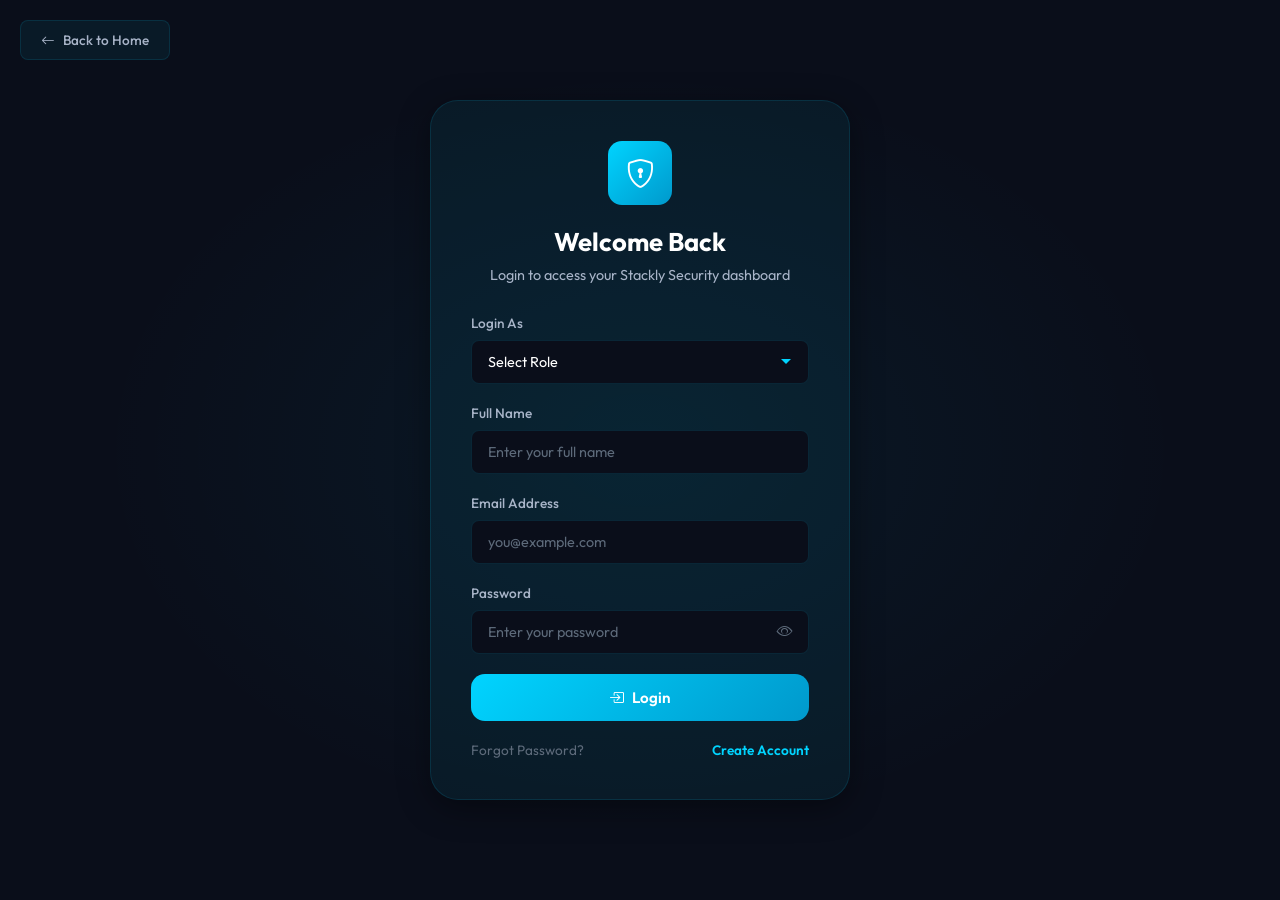
<file: admin-dashboard.html>
<!DOCTYPE html>
<html lang="en">
<head>
  <meta charset="UTF-8">
  <meta name="viewport" content="width=device-width, initial-scale=1.0">
  <title>Stackly || Admin Dashboard</title>
  <meta name="description" content="Stackly Admin Dashboard - Monitor organization security posture, manage incidents, track analyst performance, and generate compliance reports.">
  <link href="https://cdn.jsdelivr.net/npm/bootstrap-icons@1.11.3/font/bootstrap-icons.css" rel="stylesheet">
  <link rel="stylesheet" href="dashboard.css">
</head>
<body>

<!-- Sidebar Overlay (mobile) -->
<div class="sidebar-overlay" id="sidebarOverlay" onclick="closeSidebar()"></div>

<!-- Sidebar -->
<aside class="sidebar" id="sidebar">
  <div class="sidebar-header">
    <a href="admin-dashboard.html">
      <img src="logo.webp" alt="Stackly Logo">
      <span>Stackly</span>
    </a>
  </div>
  <nav class="sidebar-nav">
    <a href="#" class="nav-item active" data-section="overview" onclick="switchDashboardSection('overview', this); return false;"><i class="bi bi-grid-1x2"></i> Overview</a>
    <a href="#" class="nav-item" data-section="incidents" onclick="switchDashboardSection('incidents', this); return false;"><i class="bi bi-shield-exclamation"></i> Incidents</a>
    <a href="#" class="nav-item" data-section="traffic" onclick="switchDashboardSection('traffic', this); return false;"><i class="bi bi-activity"></i> Network Traffic</a>
    <a href="#" class="nav-item" data-section="analysts" onclick="switchDashboardSection('analysts', this); return false;"><i class="bi bi-people"></i> Analysts</a>
    <a href="#" class="nav-item" data-section="reports" onclick="switchDashboardSection('reports', this); return false;"><i class="bi bi-file-earmark-text"></i> Reports</a>
    <a href="#" class="nav-item" data-section="settings" onclick="switchDashboardSection('settings', this); return false;"><i class="bi bi-gear"></i> Settings</a>
  </nav>
  <div class="sidebar-footer">
    <button class="logout-btn" onclick="handleLogout()">
      <i class="bi bi-box-arrow-left"></i> Logout
    </button>
  </div>
</aside>

<!-- Main Content -->
<main class="main-content">
  <!-- Topbar -->
  <header class="topbar">
    <button class="mobile-toggle" onclick="toggleSidebar()"><i class="bi bi-list"></i></button>
    <div class="mobile-brand">
      <a href="admin-dashboard.html">
        <img src="logo.webp" alt="Stackly Logo">
        <span style="color: var(--accent);">Stackly</span>
      </a>
    </div>
    
    <div class="user-profile">
      <div class="user-info" style="text-align: right;">
        <h4 id="userNameDisplay">Admin User</h4>
        <p>System Administrator</p>
      </div>
      <div class="avatar" id="userInitials">AD</div>
    </div>
  </header>

  <div class="dashboard-wrapper">

    <!-- ============================================ -->
    <!-- SECTION 1: OVERVIEW (Default View) -->
    <!-- ============================================ -->
    <div class="dashboard-section active" id="section-overview">
      <div class="welcome-banner">
        <h1 id="welcomeText">Welcome back, Admin</h1>
        <p>Here is the global security status for your organization.</p>
      </div>

      <div class="stats-grid">
        <div class="dash-stat-card critical">
          <div class="stat-icon"><i class="bi bi-shield-exclamation"></i></div>
          <div class="stat-info">
            <h3>3</h3>
            <p>Active Critical Threats</p>
          </div>
        </div>
        <div class="dash-stat-card warning">
          <div class="stat-icon"><i class="bi bi-exclamation-triangle"></i></div>
          <div class="stat-info">
            <h3>14</h3>
            <p>Suspicious Activities</p>
          </div>
        </div>
        <div class="dash-stat-card">
          <div class="stat-icon"><i class="bi bi-diagram-3"></i></div>
          <div class="stat-info">
            <h3>2,450</h3>
            <p>Protected Assets</p>
          </div>
        </div>
        <div class="dash-stat-card">
          <div class="stat-icon"><i class="bi bi-people"></i></div>
          <div class="stat-info">
            <h3>8</h3>
            <p>Active Analysts</p>
          </div>
        </div>
      </div>

      <div class="content-grid">
        <!-- Left Column -->
        <div class="col">
          <div class="panel" style="margin-bottom: 30px;">
            <div class="panel-header">
              <h3>Recent Incidents</h3>
              <button class="btn-sm">View All</button>
            </div>
            <div style="overflow-x: auto;">
              <table class="data-table">
                <thead>
                  <tr>
                    <th>Incident ID</th>
                    <th>Type</th>
                    <th>Severity</th>
                    <th>Status</th>
                    <th>Time</th>
                  </tr>
                </thead>
                <tbody>
                  <tr>
                    <td>INC-8902</td>
                    <td>Ransomware Attempt</td>
                    <td><span class="badge critical">Critical</span></td>
                    <td>Investigating</td>
                    <td>10 mins ago</td>
                  </tr>
                  <tr>
                    <td>INC-8901</td>
                    <td>Unusual Login Location</td>
                    <td><span class="badge high">High</span></td>
                    <td>Open</td>
                    <td>45 mins ago</td>
                  </tr>
                  <tr>
                    <td>INC-8900</td>
                    <td>Excessive Data Export</td>
                    <td><span class="badge high">High</span></td>
                    <td>Open</td>
                    <td>2 hours ago</td>
                  </tr>
                  <tr>
                    <td>INC-8899</td>
                    <td>Phishing Campaign</td>
                    <td><span class="badge medium">Medium</span></td>
                    <td><span class="badge resolved">Resolved</span></td>
                    <td>Yesterday</td>
                  </tr>
                </tbody>
              </table>
            </div>
          </div>

          <div class="panel" style="margin-bottom: 30px;">
            <div class="panel-header">
              <h3>Threat Severity Distribution (Last 7 Days)</h3>
            </div>
            <div class="chart-container">
              <div class="chart-bar-wrapper">
                <div class="chart-bar" style="height: 30%;"></div>
                <span class="chart-label">Mon</span>
              </div>
              <div class="chart-bar-wrapper">
                <div class="chart-bar warning" style="height: 50%;"></div>
                <span class="chart-label">Tue</span>
              </div>
              <div class="chart-bar-wrapper">
                <div class="chart-bar critical" style="height: 80%;"></div>
                <span class="chart-label">Wed</span>
              </div>
              <div class="chart-bar-wrapper">
                <div class="chart-bar" style="height: 40%;"></div>
                <span class="chart-label">Thu</span>
              </div>
              <div class="chart-bar-wrapper">
                <div class="chart-bar warning" style="height: 60%;"></div>
                <span class="chart-label">Fri</span>
              </div>
              <div class="chart-bar-wrapper">
                <div class="chart-bar" style="height: 25%;"></div>
                <span class="chart-label">Sat</span>
              </div>
              <div class="chart-bar-wrapper">
                <div class="chart-bar" style="height: 20%;"></div>
                <span class="chart-label">Sun</span>
              </div>
            </div>
          </div>

          <!-- Compliance Dashboard -->
          <div class="panel">
            <div class="panel-header">
              <h3>Compliance Status</h3>
              <button class="btn-sm">Full Report</button>
            </div>
            <div class="compliance-grid">
              <div class="compliance-card">
                <div class="compliance-card-header">
                  <h4>ISO 27001</h4>
                  <span class="compliance-percentage">96%</span>
                </div>
                <div class="progress-bar-bg">
                  <div class="progress-bar-fill excellent" data-width="96%"></div>
                </div>
                <div class="compliance-status pass"><i class="bi bi-check-circle-fill"></i> Certified — Last audit: Mar 2024</div>
              </div>
              <div class="compliance-card">
                <div class="compliance-card-header">
                  <h4>SOC 2 Type II</h4>
                  <span class="compliance-percentage">92%</span>
                </div>
                <div class="progress-bar-bg">
                  <div class="progress-bar-fill good" data-width="92%"></div>
                </div>
                <div class="compliance-status pass"><i class="bi bi-check-circle-fill"></i> Compliant — Renewal: Q4 2024</div>
              </div>
              <div class="compliance-card">
                <div class="compliance-card-header">
                  <h4>GDPR</h4>
                  <span class="compliance-percentage">88%</span>
                </div>
                <div class="progress-bar-bg">
                  <div class="progress-bar-fill good" data-width="88%"></div>
                </div>
                <div class="compliance-status pass"><i class="bi bi-check-circle-fill"></i> Compliant — 2 items pending</div>
              </div>
              <div class="compliance-card">
                <div class="compliance-card-header">
                  <h4>HIPAA</h4>
                  <span class="compliance-percentage">74%</span>
                </div>
                <div class="progress-bar-bg">
                  <div class="progress-bar-fill fair" data-width="74%"></div>
                </div>
                <div class="compliance-status warning"><i class="bi bi-exclamation-triangle-fill"></i> In Progress — 5 controls pending</div>
              </div>
            </div>
          </div>
        </div>

        <!-- Right Column -->
        <div class="col">
          <!-- Organization Security Score -->
          <div class="panel" style="margin-bottom: 30px;">
            <div class="panel-header">
              <h3>Organization Security Score</h3>
            </div>
            <div class="score-ring-container">
              <div class="score-ring">
                <svg viewBox="0 0 160 160">
                  <defs>
                    <linearGradient id="scoreGradient" x1="0%" y1="0%" x2="100%" y2="0%">
                      <stop offset="0%" stop-color="#00d4ff" />
                      <stop offset="100%" stop-color="#00ff88" />
                    </linearGradient>
                  </defs>
                  <circle class="ring-bg" cx="80" cy="80" r="70" />
                  <circle class="ring-progress" cx="80" cy="80" r="70" style="--score-offset: 53;" />
                </svg>
                <div class="score-value">
                  <div class="number">92</div>
                  <div class="label">Score</div>
                </div>
              </div>
              <div class="score-legend">
                <div class="score-legend-item"><div class="score-legend-dot excellent"></div> Excellent</div>
                <div class="score-legend-item"><div class="score-legend-dot good"></div> Good</div>
                <div class="score-legend-item"><div class="score-legend-dot fair"></div> Fair</div>
                <div class="score-legend-item"><div class="score-legend-dot poor"></div> Needs Work</div>
              </div>
            </div>
          </div>

          <div class="panel" style="margin-bottom: 30px;">
            <div class="panel-header">
              <h3>System Alerts</h3>
              <span class="live-indicator"><span class="live-dot"></span> Live</span>
            </div>
            <div class="alerts-list">
              <div class="alert-item critical">
                <i class="bi bi-x-circle icon"></i>
                <div class="alert-content">
                  <h4>Firewall Rule Violation</h4>
                  <p>Unauthorized port access blocked on DB-Server-01</p>
                  <span class="alert-time">Just now</span>
                </div>
              </div>
              <div class="alert-item warning">
                <i class="bi bi-exclamation-triangle icon"></i>
                <div class="alert-content">
                  <h4>High CPU Usage</h4>
                  <p>Auth-Server-02 running at 98% capacity</p>
                  <span class="alert-time">15 mins ago</span>
                </div>
              </div>
              <div class="alert-item info">
                <i class="bi bi-info-circle icon"></i>
                <div class="alert-content">
                  <h4>Update Available</h4>
                  <p>New threat signatures ready for deployment</p>
                  <span class="alert-time">2 hours ago</span>
                </div>
              </div>
              <div class="alert-item warning">
                <i class="bi bi-shield-slash icon"></i>
                <div class="alert-content">
                  <h4>Certificate Expiring</h4>
                  <p>SSL certificate for api.stackly.io expires in 14 days</p>
                  <span class="alert-time">3 hours ago</span>
                </div>
              </div>
            </div>
          </div>

          <!-- Real-time Event Stream -->
          <div class="panel" style="margin-bottom: 30px;">
            <div class="panel-header">
              <h3>Event Stream</h3>
              <span class="live-indicator"><span class="live-dot"></span> Live</span>
            </div>
            <div class="event-stream" id="eventStream">
              <div class="event-line"><span class="event-time">11:42:18</span><span class="event-severity crit">[CRIT]</span><span class="event-msg">Blocked ransomware execution on WS-FIN-04</span></div>
              <div class="event-line"><span class="event-time">11:42:05</span><span class="event-severity high">[HIGH]</span><span class="event-msg">Brute force attempt from 185.220.x.x — 47 attempts</span></div>
              <div class="event-line"><span class="event-time">11:41:52</span><span class="event-severity med">[MED]</span><span class="event-msg">New device connected to VLAN-Engineering subnet</span></div>
              <div class="event-line"><span class="event-time">11:41:30</span><span class="event-severity low">[LOW]</span><span class="event-msg">Firewall rule updated: Allow HTTPS outbound for proxy</span></div>
              <div class="event-line"><span class="event-time">11:41:18</span><span class="event-severity high">[HIGH]</span><span class="event-msg">Suspicious DNS query: login-microsoft-auth.net</span></div>
              <div class="event-line"><span class="event-time">11:40:55</span><span class="event-severity med">[MED]</span><span class="event-msg">DLP alert: 500+ emails sent from marketing@corp</span></div>
              <div class="event-line"><span class="event-time">11:40:32</span><span class="event-severity low">[LOW]</span><span class="event-msg">Scheduled backup completed: DB-Cluster-01</span></div>
              <div class="event-line"><span class="event-time">11:40:10</span><span class="event-severity crit">[CRIT]</span><span class="event-msg">IDS alert: Possible lateral movement via SMB</span></div>
              <div class="event-line"><span class="event-time">11:39:48</span><span class="event-severity low">[LOW]</span><span class="event-msg">User account locked: jsmith (3 failed attempts)</span></div>
              <div class="event-line"><span class="event-time">11:39:22</span><span class="event-severity med">[MED]</span><span class="event-msg">Unusual data transfer: 2.3GB uploaded to cloud storage</span></div>
            </div>
          </div>

          <div class="panel">
            <div class="panel-header">
              <h3>Active Team</h3>
            </div>
            <div class="staff-grid">
              <div class="staff-card">
                <img src="team-2.webp" alt="Staff">
                <div class="staff-info">
                  <h4>Marcus C.</h4>
                  <p>Tier 3 Analyst</p>
                </div>
              </div>
              <div class="staff-card">
                <img src="team-3.webp" alt="Staff">
                <div class="staff-info">
                  <h4>Rajesh P.</h4>
                  <p>Engineer</p>
                </div>
              </div>
              <div class="staff-card">
                <img src="team-4.webp" alt="Staff">
                <div class="staff-info">
                  <h4>Sarah M.</h4>
                  <p>SOC Manager</p>
                </div>
              </div>
            </div>
          </div>
        </div>
      </div>
    </div>

    <!-- ============================================ -->
    <!-- SECTION 2: INCIDENTS -->
    <!-- ============================================ -->
    <div class="dashboard-section" id="section-incidents">
      <div class="section-title-bar">
        <h2><i class="bi bi-shield-exclamation"></i> Incident Management</h2>
        <button class="btn-sm"><i class="bi bi-plus-lg"></i> Create Incident</button>
      </div>
      <p class="section-subtitle-text">View and manage all security incidents across the organization. Track resolution status and coordinate response efforts.</p>

      <div class="stats-grid" style="grid-template-columns: repeat(4, 1fr); margin-bottom: 24px;">
        <div class="dash-stat-card critical">
          <div class="stat-icon"><i class="bi bi-exclamation-octagon"></i></div>
          <div class="stat-info"><h3>3</h3><p>Critical Open</p></div>
        </div>
        <div class="dash-stat-card warning">
          <div class="stat-icon"><i class="bi bi-clock-history"></i></div>
          <div class="stat-info"><h3>11</h3><p>In Progress</p></div>
        </div>
        <div class="dash-stat-card">
          <div class="stat-icon"><i class="bi bi-check2-all"></i></div>
          <div class="stat-info"><h3>47</h3><p>Resolved (Month)</p></div>
        </div>
        <div class="dash-stat-card">
          <div class="stat-icon"><i class="bi bi-lightning"></i></div>
          <div class="stat-info"><h3>2.4h</h3><p>Avg Resolution</p></div>
        </div>
      </div>

      <div class="panel">
        <div class="panel-header">
          <h3>All Incidents</h3>
          <button class="btn-sm"><i class="bi bi-funnel"></i> Filter</button>
        </div>
        <div style="overflow-x: auto;">
          <table class="data-table">
            <thead>
              <tr><th>ID</th><th>Type</th><th>Severity</th><th>Status</th><th>Assigned</th><th>Created</th><th>Action</th></tr>
            </thead>
            <tbody>
              <tr>
                <td>INC-8902</td>
                <td>Ransomware Attempt</td>
                <td><span class="badge critical">Critical</span></td>
                <td>Investigating</td>
                <td>Marcus C.</td>
                <td>10 mins ago</td>
                <td><button class="btn-sm">View</button></td>
              </tr>
              <tr>
                <td>INC-8901</td>
                <td>Unusual Login Location</td>
                <td><span class="badge high">High</span></td>
                <td>Open</td>
                <td>Unassigned</td>
                <td>45 mins ago</td>
                <td><button class="btn-sm">Assign</button></td>
              </tr>
              <tr>
                <td>INC-8900</td>
                <td>Excessive Data Export</td>
                <td><span class="badge high">High</span></td>
                <td>Open</td>
                <td>Sarah M.</td>
                <td>2 hrs ago</td>
                <td><button class="btn-sm">View</button></td>
              </tr>
              <tr>
                <td>INC-8899</td>
                <td>Phishing Campaign</td>
                <td><span class="badge medium">Medium</span></td>
                <td><span class="badge resolved">Resolved</span></td>
                <td>Rajesh P.</td>
                <td>Yesterday</td>
                <td><button class="btn-sm">View</button></td>
              </tr>
              <tr>
                <td>INC-8898</td>
                <td>Unauthorized Access Attempt</td>
                <td><span class="badge high">High</span></td>
                <td><span class="badge resolved">Resolved</span></td>
                <td>Marcus C.</td>
                <td>Yesterday</td>
                <td><button class="btn-sm">View</button></td>
              </tr>
              <tr>
                <td>INC-8897</td>
                <td>Malware Detected (USB)</td>
                <td><span class="badge medium">Medium</span></td>
                <td>Investigating</td>
                <td>Sarah M.</td>
                <td>2 days ago</td>
                <td><button class="btn-sm">View</button></td>
              </tr>
              <tr>
                <td>INC-8896</td>
                <td>Suspicious PowerShell Script</td>
                <td><span class="badge critical">Critical</span></td>
                <td><span class="badge resolved">Resolved</span></td>
                <td>Rajesh P.</td>
                <td>3 days ago</td>
                <td><button class="btn-sm">View</button></td>
              </tr>
            </tbody>
          </table>
        </div>
      </div>
    </div>

    <!-- ============================================ -->
    <!-- SECTION 3: NETWORK TRAFFIC -->
    <!-- ============================================ -->
    <div class="dashboard-section" id="section-traffic">
      <div class="section-title-bar">
        <h2><i class="bi bi-activity"></i> Network Traffic</h2>
        <span class="live-indicator"><span class="live-dot"></span> Live Monitoring</span>
      </div>
      <p class="section-subtitle-text">Real-time network traffic analysis across all monitored segments. Identify anomalies, bandwidth spikes, and suspicious patterns.</p>

      <div class="stats-grid" style="grid-template-columns: repeat(4, 1fr); margin-bottom: 24px;">
        <div class="dash-stat-card">
          <div class="stat-icon"><i class="bi bi-arrow-down-up"></i></div>
          <div class="stat-info"><h3>12.4 Gbps</h3><p>Current Throughput</p></div>
        </div>
        <div class="dash-stat-card warning">
          <div class="stat-icon"><i class="bi bi-exclamation-diamond"></i></div>
          <div class="stat-info"><h3>847</h3><p>Blocked Connections</p></div>
        </div>
        <div class="dash-stat-card">
          <div class="stat-icon"><i class="bi bi-hdd-network"></i></div>
          <div class="stat-info"><h3>342</h3><p>Active Sessions</p></div>
        </div>
        <div class="dash-stat-card critical">
          <div class="stat-icon"><i class="bi bi-shield-x"></i></div>
          <div class="stat-info"><h3>23</h3><p>IDS Alerts</p></div>
        </div>
      </div>

      <div class="two-col-grid">
        <div class="panel">
          <div class="panel-header">
            <h3>Bandwidth (Last 24 Hours)</h3>
          </div>
          <div class="traffic-chart" id="trafficChart"></div>
          <div class="traffic-stats">
            <div class="traffic-stat">
              <div class="value">8.2 TB</div>
              <div class="label">Inbound</div>
            </div>
            <div class="traffic-stat">
              <div class="value">3.1 TB</div>
              <div class="label">Outbound</div>
            </div>
            <div class="traffic-stat">
              <div class="value">99.7%</div>
              <div class="label">Uptime</div>
            </div>
          </div>
        </div>

        <div class="panel">
          <div class="panel-header">
            <h3>Top Blocked Sources</h3>
          </div>
          <div style="overflow-x: auto;">
            <table class="data-table">
              <thead>
                <tr><th>Source IP</th><th>Country</th><th>Blocks</th><th>Type</th></tr>
              </thead>
              <tbody>
                <tr><td style="font-family:monospace;">185.220.101.x</td><td>🇷🇺 Russia</td><td>234</td><td><span class="badge critical">Brute Force</span></td></tr>
                <tr><td style="font-family:monospace;">45.33.49.x</td><td>🇨🇳 China</td><td>189</td><td><span class="badge high">Port Scan</span></td></tr>
                <tr><td style="font-family:monospace;">91.121.87.x</td><td>🇫🇷 France</td><td>156</td><td><span class="badge medium">Web Exploit</span></td></tr>
                <tr><td style="font-family:monospace;">103.235.46.x</td><td>🇮🇳 India</td><td>98</td><td><span class="badge high">DDoS</span></td></tr>
                <tr><td style="font-family:monospace;">198.51.100.x</td><td>🇺🇸 USA</td><td>67</td><td><span class="badge medium">Crawler</span></td></tr>
              </tbody>
            </table>
          </div>
        </div>
      </div>

      <div class="panel" style="margin-top: 24px;">
        <div class="panel-header">
          <h3>Protocol Distribution</h3>
        </div>
        <div class="stats-grid" style="grid-template-columns: repeat(5, 1fr);">
          <div class="dash-stat-card"><div class="stat-icon"><i class="bi bi-globe"></i></div><div class="stat-info"><h3>42%</h3><p>HTTPS</p></div></div>
          <div class="dash-stat-card"><div class="stat-icon"><i class="bi bi-envelope"></i></div><div class="stat-info"><h3>18%</h3><p>SMTP</p></div></div>
          <div class="dash-stat-card"><div class="stat-icon"><i class="bi bi-hdd-rack"></i></div><div class="stat-info"><h3>15%</h3><p>DNS</p></div></div>
          <div class="dash-stat-card"><div class="stat-icon"><i class="bi bi-share"></i></div><div class="stat-info"><h3>12%</h3><p>SMB</p></div></div>
          <div class="dash-stat-card"><div class="stat-icon"><i class="bi bi-three-dots"></i></div><div class="stat-info"><h3>13%</h3><p>Other</p></div></div>
        </div>
      </div>
    </div>

    <!-- ============================================ -->
    <!-- SECTION 4: ANALYSTS -->
    <!-- ============================================ -->
    <div class="dashboard-section" id="section-analysts">
      <div class="section-title-bar">
        <h2><i class="bi bi-people"></i> Analyst Management</h2>
        <button class="btn-sm"><i class="bi bi-person-plus"></i> Add Analyst</button>
      </div>
      <p class="section-subtitle-text">Monitor analyst workload, performance metrics, and team availability. Manage assignments and track response efficiency.</p>

      <div class="stats-grid" style="grid-template-columns: repeat(4, 1fr); margin-bottom: 24px;">
        <div class="dash-stat-card">
          <div class="stat-icon"><i class="bi bi-people-fill"></i></div>
          <div class="stat-info"><h3>8</h3><p>Total Analysts</p></div>
        </div>
        <div class="dash-stat-card">
          <div class="stat-icon"><i class="bi bi-circle-fill" style="color:#00ff88;font-size:0.8rem"></i></div>
          <div class="stat-info"><h3>6</h3><p>Online Now</p></div>
        </div>
        <div class="dash-stat-card">
          <div class="stat-icon"><i class="bi bi-bar-chart"></i></div>
          <div class="stat-info"><h3>94%</h3><p>Avg SLA Compliance</p></div>
        </div>
        <div class="dash-stat-card">
          <div class="stat-icon"><i class="bi bi-clock"></i></div>
          <div class="stat-info"><h3>18m</h3><p>Avg Response Time</p></div>
        </div>
      </div>

      <div class="analyst-cards">
        <div class="analyst-card">
          <img src="team-2.webp" alt="Marcus C." class="analyst-avatar">
          <h4>Marcus Chen</h4>
          <div class="role">Tier 3 Analyst — <span style="color:#00ff88;">● Online</span></div>
          <div class="analyst-metrics">
            <div class="analyst-metric"><div class="val">28</div><div class="met-label">Cases</div></div>
            <div class="analyst-metric"><div class="val">97%</div><div class="met-label">SLA</div></div>
            <div class="analyst-metric"><div class="val">12m</div><div class="met-label">Avg Time</div></div>
          </div>
        </div>
        <div class="analyst-card">
          <img src="team-3.webp" alt="Rajesh P." class="analyst-avatar">
          <h4>Rajesh Patel</h4>
          <div class="role">Security Engineer — <span style="color:#00ff88;">● Online</span></div>
          <div class="analyst-metrics">
            <div class="analyst-metric"><div class="val">19</div><div class="met-label">Cases</div></div>
            <div class="analyst-metric"><div class="val">95%</div><div class="met-label">SLA</div></div>
            <div class="analyst-metric"><div class="val">15m</div><div class="met-label">Avg Time</div></div>
          </div>
        </div>
        <div class="analyst-card">
          <img src="team-4.webp" alt="Sarah M." class="analyst-avatar">
          <h4>Sarah Mitchell</h4>
          <div class="role">SOC Manager — <span style="color:#00ff88;">● Online</span></div>
          <div class="analyst-metrics">
            <div class="analyst-metric"><div class="val">34</div><div class="met-label">Cases</div></div>
            <div class="analyst-metric"><div class="val">99%</div><div class="met-label">SLA</div></div>
            <div class="analyst-metric"><div class="val">8m</div><div class="met-label">Avg Time</div></div>
          </div>
        </div>
        <div class="analyst-card">
          <img src="team-1.webp" alt="Ana K." class="analyst-avatar">
          <h4>Ana Kowalski</h4>
          <div class="role">Tier 2 Analyst — <span style="color:#00ff88;">● Online</span></div>
          <div class="analyst-metrics">
            <div class="analyst-metric"><div class="val">22</div><div class="met-label">Cases</div></div>
            <div class="analyst-metric"><div class="val">91%</div><div class="met-label">SLA</div></div>
            <div class="analyst-metric"><div class="val">20m</div><div class="met-label">Avg Time</div></div>
          </div>
        </div>
        <div class="analyst-card">
          <div class="avatar" style="width:60px;height:60px;font-size:1.2rem;margin-bottom:12px;">JR</div>
          <h4>James Rodriguez</h4>
          <div class="role">Tier 1 Analyst — <span style="color:#ffc107;">● Away</span></div>
          <div class="analyst-metrics">
            <div class="analyst-metric"><div class="val">15</div><div class="met-label">Cases</div></div>
            <div class="analyst-metric"><div class="val">88%</div><div class="met-label">SLA</div></div>
            <div class="analyst-metric"><div class="val">25m</div><div class="met-label">Avg Time</div></div>
          </div>
        </div>
        <div class="analyst-card">
          <div class="avatar" style="width:60px;height:60px;font-size:1.2rem;margin-bottom:12px;">LW</div>
          <h4>Lisa Wang</h4>
          <div class="role">Tier 2 Analyst — <span style="color:#00ff88;">● Online</span></div>
          <div class="analyst-metrics">
            <div class="analyst-metric"><div class="val">26</div><div class="met-label">Cases</div></div>
            <div class="analyst-metric"><div class="val">93%</div><div class="met-label">SLA</div></div>
            <div class="analyst-metric"><div class="val">16m</div><div class="met-label">Avg Time</div></div>
          </div>
        </div>
      </div>
    </div>

    <!-- ============================================ -->
    <!-- SECTION 5: REPORTS -->
    <!-- ============================================ -->
    <div class="dashboard-section" id="section-reports">
      <div class="section-title-bar">
        <h2><i class="bi bi-file-earmark-text"></i> Reports</h2>
        <button class="btn-sm"><i class="bi bi-plus-lg"></i> Generate Report</button>
      </div>
      <p class="section-subtitle-text">Generate, schedule, and download security reports for compliance, executive briefings, and incident reviews.</p>

      <div class="feature-cards-grid">
        <div class="feature-card-dash">
          <div class="card-icon"><i class="bi bi-file-earmark-bar-graph"></i></div>
          <h4>Executive Summary Report</h4>
          <p>High-level overview of security posture, key metrics, and recommendations for C-suite leadership.</p>
          <div class="card-meta">
            <span><i class="bi bi-calendar"></i> Weekly</span>
            <span><i class="bi bi-clock"></i> Last: Today</span>
            <span><i class="bi bi-download"></i> PDF</span>
          </div>
        </div>
        <div class="feature-card-dash">
          <div class="card-icon red"><i class="bi bi-shield-exclamation"></i></div>
          <h4>Incident Response Report</h4>
          <p>Detailed post-incident analysis with timeline, root cause, impact assessment, and remediation steps.</p>
          <div class="card-meta">
            <span><i class="bi bi-calendar"></i> Per Incident</span>
            <span><i class="bi bi-clock"></i> Last: Yesterday</span>
            <span><i class="bi bi-download"></i> PDF</span>
          </div>
        </div>
        <div class="feature-card-dash">
          <div class="card-icon green"><i class="bi bi-clipboard-check"></i></div>
          <h4>Compliance Audit Report</h4>
          <p>Compliance status across ISO 27001, SOC2, GDPR, and HIPAA with gap analysis and action items.</p>
          <div class="card-meta">
            <span><i class="bi bi-calendar"></i> Monthly</span>
            <span><i class="bi bi-clock"></i> Last: Jun 1</span>
            <span><i class="bi bi-download"></i> PDF</span>
          </div>
        </div>
        <div class="feature-card-dash">
          <div class="card-icon orange"><i class="bi bi-graph-up"></i></div>
          <h4>Threat Intelligence Brief</h4>
          <p>Analysis of emerging threats, active campaigns, and IOCs relevant to your industry and infrastructure.</p>
          <div class="card-meta">
            <span><i class="bi bi-calendar"></i> Daily</span>
            <span><i class="bi bi-clock"></i> Last: Today</span>
            <span><i class="bi bi-download"></i> PDF</span>
          </div>
        </div>
        <div class="feature-card-dash">
          <div class="card-icon purple"><i class="bi bi-people"></i></div>
          <h4>Team Performance Report</h4>
          <p>Analyst productivity metrics, SLA compliance rates, case resolution times, and workload distribution.</p>
          <div class="card-meta">
            <span><i class="bi bi-calendar"></i> Weekly</span>
            <span><i class="bi bi-clock"></i> Last: Mon</span>
            <span><i class="bi bi-download"></i> CSV</span>
          </div>
        </div>
        <div class="feature-card-dash">
          <div class="card-icon"><i class="bi bi-hdd-network"></i></div>
          <h4>Network Security Report</h4>
          <p>Traffic analysis, firewall logs, IDS/IPS alerts, and network anomaly detection summary.</p>
          <div class="card-meta">
            <span><i class="bi bi-calendar"></i> Daily</span>
            <span><i class="bi bi-clock"></i> Last: Today</span>
            <span><i class="bi bi-download"></i> PDF</span>
          </div>
        </div>
      </div>
    </div>

    <!-- ============================================ -->
    <!-- SECTION 6: SETTINGS -->
    <!-- ============================================ -->
    <div class="dashboard-section" id="section-settings">
      <div class="section-title-bar">
        <h2><i class="bi bi-gear"></i> System Settings</h2>
      </div>
      <p class="section-subtitle-text">Configure global security policies, integration settings, and platform preferences for the organization.</p>

      <div class="two-col-grid">
        <div>
          <div class="panel" style="margin-bottom: 24px;">
            <div class="panel-header"><h3>Security Policies</h3></div>
            <div class="settings-group">
              <div class="setting-item">
                <div class="setting-label">
                  <span>Enforce MFA for All Users</span>
                  <small>Require multi-factor authentication globally</small>
                </div>
                <div class="toggle-switch active" onclick="this.classList.toggle('active')"></div>
              </div>
              <div class="setting-item">
                <div class="setting-label">
                  <span>Auto-Lock After Inactivity</span>
                  <small>Lock sessions after 15 minutes of inactivity</small>
                </div>
                <div class="toggle-switch active" onclick="this.classList.toggle('active')"></div>
              </div>
              <div class="setting-item">
                <div class="setting-label">
                  <span>IP Whitelisting</span>
                  <small>Restrict dashboard access to approved IPs</small>
                </div>
                <div class="toggle-switch" onclick="this.classList.toggle('active')"></div>
              </div>
              <div class="setting-item">
                <div class="setting-label">
                  <span>Automatic Incident Escalation</span>
                  <small>Auto-escalate critical incidents to SOC Manager</small>
                </div>
                <div class="toggle-switch active" onclick="this.classList.toggle('active')"></div>
              </div>
              <div class="setting-item">
                <div class="setting-label">
                  <span>Geo-Blocking</span>
                  <small>Block access from high-risk countries</small>
                </div>
                <div class="toggle-switch active" onclick="this.classList.toggle('active')"></div>
              </div>
            </div>
          </div>

          <div class="panel">
            <div class="panel-header"><h3>Alert Configuration</h3></div>
            <div class="settings-group">
              <div class="setting-item">
                <div class="setting-label">
                  <span>Slack Integration</span>
                  <small>Send alerts to #security-ops channel</small>
                </div>
                <div class="toggle-switch active" onclick="this.classList.toggle('active')"></div>
              </div>
              <div class="setting-item">
                <div class="setting-label">
                  <span>PagerDuty Integration</span>
                  <small>Trigger PagerDuty for critical incidents</small>
                </div>
                <div class="toggle-switch active" onclick="this.classList.toggle('active')"></div>
              </div>
              <div class="setting-item">
                <div class="setting-label">
                  <span>SMS Alerts</span>
                  <small>Send SMS for critical alerts to on-call team</small>
                </div>
                <div class="toggle-switch" onclick="this.classList.toggle('active')"></div>
              </div>
            </div>
          </div>
        </div>

        <div>
          <div class="panel" style="margin-bottom: 24px;">
            <div class="panel-header"><h3>SIEM & Integrations</h3></div>
            <div class="settings-group">
              <div class="setting-item">
                <div class="setting-label">
                  <span>Splunk Integration</span>
                  <small>Forward events to Splunk Enterprise</small>
                </div>
                <div class="toggle-switch active" onclick="this.classList.toggle('active')"></div>
              </div>
              <div class="setting-item">
                <div class="setting-label">
                  <span>CrowdStrike Falcon</span>
                  <small>EDR integration for endpoint telemetry</small>
                </div>
                <div class="toggle-switch active" onclick="this.classList.toggle('active')"></div>
              </div>
              <div class="setting-item">
                <div class="setting-label">
                  <span>Microsoft Sentinel</span>
                  <small>Azure Sentinel SIEM connector</small>
                </div>
                <div class="toggle-switch" onclick="this.classList.toggle('active')"></div>
              </div>
              <div class="setting-item">
                <div class="setting-label">
                  <span>MISP Threat Sharing</span>
                  <small>Bi-directional IOC sharing with MISP</small>
                </div>
                <div class="toggle-switch active" onclick="this.classList.toggle('active')"></div>
              </div>
            </div>
          </div>

          <div class="panel">
            <div class="panel-header"><h3>Data Retention</h3></div>
            <div class="settings-group">
              <div class="setting-item">
                <div class="setting-label">
                  <span>Log Retention: 90 Days</span>
                  <small>Keep security logs for 90 days</small>
                </div>
                <div class="toggle-switch active" onclick="this.classList.toggle('active')"></div>
              </div>
              <div class="setting-item">
                <div class="setting-label">
                  <span>PCAP Storage: 30 Days</span>
                  <small>Store packet captures for 30 days</small>
                </div>
                <div class="toggle-switch active" onclick="this.classList.toggle('active')"></div>
              </div>
              <div class="setting-item">
                <div class="setting-label">
                  <span>Incident Archive</span>
                  <small>Archive resolved incidents after 1 year</small>
                </div>
                <div class="toggle-switch active" onclick="this.classList.toggle('active')"></div>
              </div>
            </div>
          </div>
        </div>
      </div>
    </div>

  </div>
</main>

<script src="main.js"></script>
<script>
  // Load User Data
  document.addEventListener('DOMContentLoaded', function() {
    var role = sessionStorage.getItem('userRole');
    var name = sessionStorage.getItem('userName');
    
    // Auth Check
    if (!role || role !== 'admin') {
      window.location.href = 'login.html';
      return;
    }
    
    if (name) {
      document.getElementById('userNameDisplay').textContent = name;
      document.getElementById('welcomeText').textContent = 'Welcome back, ' + name.split(' ')[0];
      
      // Initials
      var parts = name.split(' ');
      var initials = parts[0].charAt(0).toUpperCase();
      if (parts.length > 1) {
        initials += parts[parts.length-1].charAt(0).toUpperCase();
      }
      document.getElementById('userInitials').textContent = initials;
    }

    // Animate score ring
    setTimeout(function() {
      var ring = document.querySelector('.ring-progress');
      if (ring) ring.classList.add('animated');
    }, 500);

    // Animate progress bars
    document.querySelectorAll('.progress-bar-fill').forEach(function(bar) {
      var w = bar.getAttribute('data-width');
      if (w) setTimeout(function() { bar.style.width = w; }, 300);
    });

    // Generate traffic chart bars
    var chart = document.getElementById('trafficChart');
    if (chart) {
      var heights = [30,45,65,55,70,80,75,60,50,72,85,90,78,65,55,48,62,75,82,88,70,55,40,35];
      heights.forEach(function(h) {
        var bar = document.createElement('div');
        bar.className = 'traffic-bar';
        bar.style.height = h + '%';
        chart.appendChild(bar);
      });
    }
  });

  // Mobile Sidebar Toggle
  function toggleSidebar() {
    document.getElementById('sidebar').classList.toggle('active');
    document.getElementById('sidebarOverlay').classList.toggle('active');
  }

  function closeSidebar() {
    document.getElementById('sidebar').classList.remove('active');
    document.getElementById('sidebarOverlay').classList.remove('active');
  }
</script>
</body>
</html>
</file>
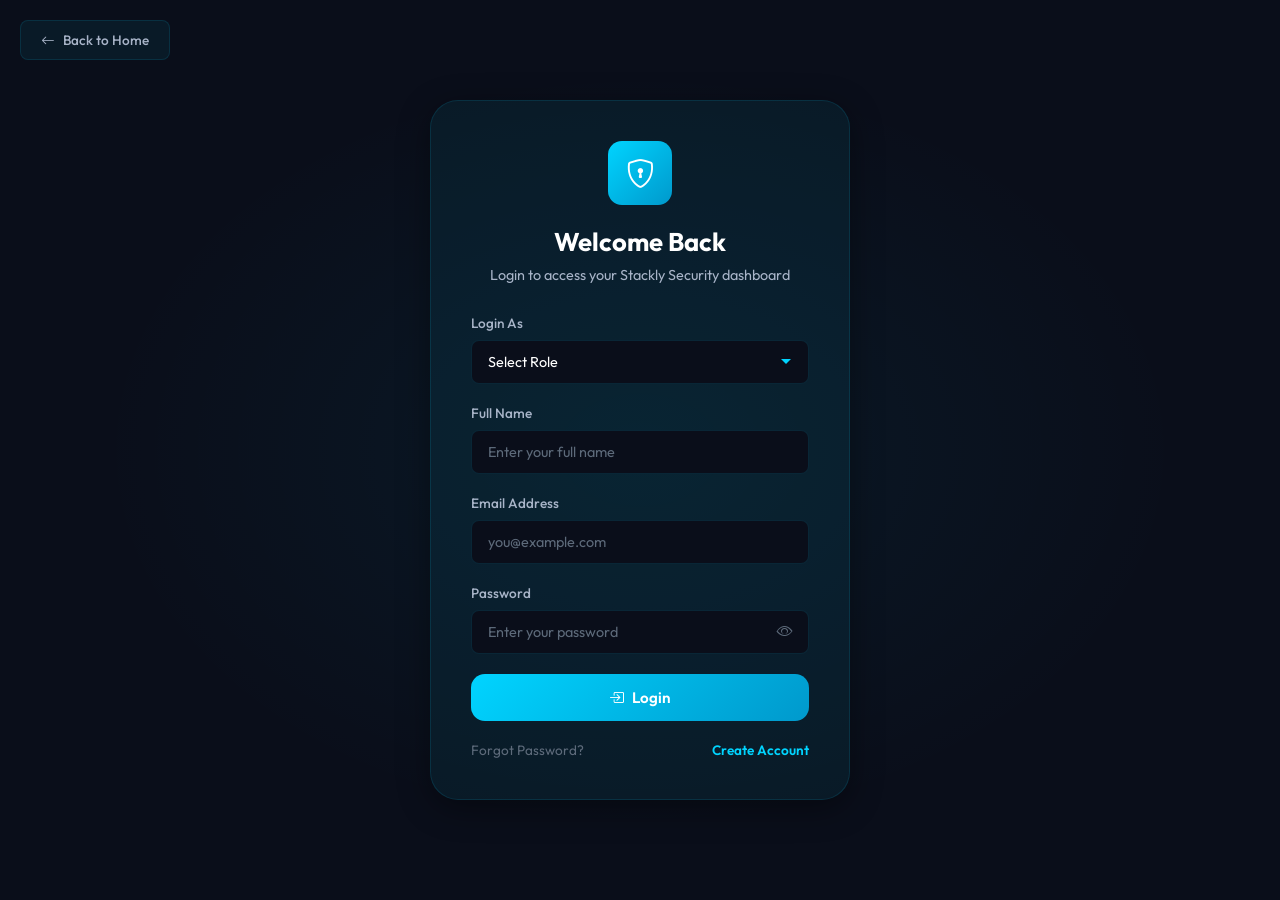
<file: analyst-dashboard.html>
<!DOCTYPE html>
<html lang="en">
<head>
  <meta charset="UTF-8">
  <meta name="viewport" content="width=device-width, initial-scale=1.0">
  <title>Stackly || Analyst Dashboard</title>
  <meta name="description" content="Stackly SOC Analyst Dashboard - Manage your security queue, hunt threats, analyze malware, and track IOCs in real-time.">
  <link href="https://cdn.jsdelivr.net/npm/bootstrap-icons@1.11.3/font/bootstrap-icons.css" rel="stylesheet">
  <link rel="stylesheet" href="dashboard.css">
</head>
<body>

<!-- Sidebar Overlay (mobile) -->
<div class="sidebar-overlay" id="sidebarOverlay" onclick="closeSidebar()"></div>

<!-- Sidebar -->
<aside class="sidebar" id="sidebar">
  <div class="sidebar-header">
    <a href="analyst-dashboard.html">
      <img src="logo.webp" alt="Stackly Logo">
      <span>Stackly</span>
    </a>
  </div>
  <nav class="sidebar-nav">
    <a href="#" class="nav-item active" data-section="myqueue" onclick="switchDashboardSection('myqueue', this); return false;"><i class="bi bi-person-workspace"></i> My Queue</a>
    <a href="#" class="nav-item" data-section="threathunting" onclick="switchDashboardSection('threathunting', this); return false;"><i class="bi bi-search"></i> Threat Hunting</a>
    <a href="#" class="nav-item" data-section="malware" onclick="switchDashboardSection('malware', this); return false;"><i class="bi bi-bug"></i> Malware Sandbox</a>
    <a href="#" class="nav-item" data-section="playbooks" onclick="switchDashboardSection('playbooks', this); return false;"><i class="bi bi-journal-code"></i> Playbooks</a>
    <a href="#" class="nav-item" data-section="ioc" onclick="switchDashboardSection('ioc', this); return false;"><i class="bi bi-shield-lock"></i> IOC Database</a>
    <a href="#" class="nav-item" data-section="preferences" onclick="switchDashboardSection('preferences', this); return false;"><i class="bi bi-gear"></i> Preferences</a>
  </nav>
  <div class="sidebar-footer">
    <button class="logout-btn" onclick="handleLogout()">
      <i class="bi bi-box-arrow-left"></i> Logout
    </button>
  </div>
</aside>

<!-- Main Content -->
<main class="main-content">
  <!-- Topbar -->
  <header class="topbar">
    <button class="mobile-toggle" onclick="toggleSidebar()"><i class="bi bi-list"></i></button>
    <div class="mobile-brand">
      <a href="analyst-dashboard.html">
        <img src="logo.webp" alt="Stackly Logo">
        <span style="color: var(--accent);">Stackly</span>
      </a>
    </div>
    
    <div class="user-profile">
      <div class="user-info" style="text-align: right;">
        <h4 id="userNameDisplay">Security Analyst</h4>
        <p>Tier 2 Analyst</p>
      </div>
      <div class="avatar" id="userInitials">SA</div>
    </div>
  </header>

  <div class="dashboard-wrapper">

    <!-- ============================================ -->
    <!-- SECTION 1: MY QUEUE (Default View) -->
    <!-- ============================================ -->
    <div class="dashboard-section active" id="section-myqueue">
      <div class="welcome-banner">
        <h1 id="welcomeText">Ready for your shift, Analyst?</h1>
        <p>You have 5 assigned cases in your queue today.</p>
      </div>

      <div class="stats-grid">
        <div class="dash-stat-card critical">
          <div class="stat-icon"><i class="bi bi-exclamation-octagon"></i></div>
          <div class="stat-info">
            <h3>2</h3>
            <p>SLA Approaching</p>
          </div>
        </div>
        <div class="dash-stat-card warning">
          <div class="stat-icon"><i class="bi bi-clock-history"></i></div>
          <div class="stat-info">
            <h3>5</h3>
            <p>My Open Cases</p>
          </div>
        </div>
        <div class="dash-stat-card">
          <div class="stat-icon"><i class="bi bi-check2-all"></i></div>
          <div class="stat-info">
            <h3>12</h3>
            <p>Cases Resolved (Week)</p>
          </div>
        </div>
        <div class="dash-stat-card">
          <div class="stat-icon"><i class="bi bi-lightning"></i></div>
          <div class="stat-info">
            <h3>14m</h3>
            <p>Avg Triage Time</p>
          </div>
        </div>
      </div>

      <div class="content-grid">
        <!-- Left Column -->
        <div class="col">
          <div class="panel" style="margin-bottom: 30px;">
            <div class="panel-header">
              <h3>My Assigned Queue</h3>
              <button class="btn-sm"><i class="bi bi-arrow-clockwise"></i> Refresh</button>
            </div>
            <div style="overflow-x: auto;">
              <table class="data-table">
                <thead>
                  <tr>
                    <th>Case ID</th>
                    <th>Alert Name</th>
                    <th>Severity</th>
                    <th>Assigned To</th>
                    <th>Action</th>
                  </tr>
                </thead>
                <tbody>
                  <tr>
                    <td>CAS-9011</td>
                    <td>Multiple Failed Logins (VPN)</td>
                    <td><span class="badge high">High</span></td>
                    <td>Me</td>
                    <td><button class="btn-sm">Investigate</button></td>
                  </tr>
                  <tr>
                    <td>CAS-9010</td>
                    <td>Suspicious PowerShell Execution</td>
                    <td><span class="badge critical">Critical</span></td>
                    <td>Me</td>
                    <td><button class="btn-sm">Investigate</button></td>
                  </tr>
                  <tr>
                    <td>CAS-9008</td>
                    <td>Uncategorized Domain Access</td>
                    <td><span class="badge medium">Medium</span></td>
                    <td>Me</td>
                    <td><button class="btn-sm">Investigate</button></td>
                  </tr>
                  <tr>
                    <td>CAS-9005</td>
                    <td>Potential Data Exfiltration (OneDrive)</td>
                    <td><span class="badge high">High</span></td>
                    <td>Me</td>
                    <td><button class="btn-sm">Investigate</button></td>
                  </tr>
                  <tr>
                    <td>CAS-9003</td>
                    <td>Unauthorized USB Device Detected</td>
                    <td><span class="badge medium">Medium</span></td>
                    <td>Me</td>
                    <td><button class="btn-sm">Investigate</button></td>
                  </tr>
                </tbody>
              </table>
            </div>
          </div>

          <!-- MITRE ATT&CK Heatmap -->
          <div class="panel">
            <div class="panel-header">
              <h3>MITRE ATT&CK Coverage</h3>
              <span class="live-indicator"><span class="live-dot"></span> Live</span>
            </div>
            <div class="mitre-grid">
              <div class="mitre-cell covered-high" title="Initial Access">IA</div>
              <div class="mitre-cell covered-mid" title="Execution">EX</div>
              <div class="mitre-cell covered-high" title="Persistence">PE</div>
              <div class="mitre-cell covered-low" title="Privilege Escalation">PR</div>
              <div class="mitre-cell covered-high" title="Defense Evasion">DE</div>
              <div class="mitre-cell uncovered" title="Credential Access">CA</div>
              <div class="mitre-cell covered-mid" title="Discovery">DI</div>
              <div class="mitre-cell covered-high" title="Lateral Movement">LM</div>
              <div class="mitre-cell covered-mid" title="Collection">CO</div>
              <div class="mitre-cell covered-low" title="Command & Control">C2</div>
              <div class="mitre-cell uncovered" title="Exfiltration">EF</div>
              <div class="mitre-cell covered-high" title="Impact">IM</div>
              <div class="mitre-cell covered-mid" title="Reconnaissance">RE</div>
              <div class="mitre-cell covered-high" title="Resource Development">RD</div>
            </div>
            <div class="mitre-legend">
              <div class="mitre-legend-item"><div class="mitre-legend-color" style="background:rgba(0,255,136,0.35)"></div> High Coverage</div>
              <div class="mitre-legend-item"><div class="mitre-legend-color" style="background:rgba(0,212,255,0.25)"></div> Moderate</div>
              <div class="mitre-legend-item"><div class="mitre-legend-color" style="background:rgba(255,193,7,0.2)"></div> Low</div>
              <div class="mitre-legend-item"><div class="mitre-legend-color" style="background:rgba(255,100,100,0.15)"></div> Uncovered</div>
            </div>
          </div>
        </div>

        <!-- Right Column -->
        <div class="col">
          <!-- Security Score Ring -->
          <div class="panel" style="margin-bottom: 30px;">
            <div class="panel-header">
              <h3>My Performance Score</h3>
            </div>
            <div class="score-ring-container">
              <div class="score-ring">
                <svg viewBox="0 0 160 160">
                  <defs>
                    <linearGradient id="scoreGradient" x1="0%" y1="0%" x2="100%" y2="0%">
                      <stop offset="0%" stop-color="#00d4ff" />
                      <stop offset="100%" stop-color="#00ff88" />
                    </linearGradient>
                  </defs>
                  <circle class="ring-bg" cx="80" cy="80" r="70" />
                  <circle class="ring-progress" cx="80" cy="80" r="70" style="--score-offset: 88;" />
                </svg>
                <div class="score-value">
                  <div class="number">87</div>
                  <div class="label">Score</div>
                </div>
              </div>
              <div class="score-legend">
                <div class="score-legend-item"><div class="score-legend-dot excellent"></div> Excellent</div>
                <div class="score-legend-item"><div class="score-legend-dot good"></div> Good</div>
                <div class="score-legend-item"><div class="score-legend-dot fair"></div> Fair</div>
              </div>
            </div>
          </div>

          <!-- Live Activity Timeline -->
          <div class="panel" style="margin-bottom: 30px;">
            <div class="panel-header">
              <h3>Live Activity</h3>
              <span class="live-indicator"><span class="live-dot"></span> Live</span>
            </div>
            <div class="activity-timeline">
              <div class="timeline-item">
                <div class="timeline-dot critical pulse"></div>
                <div class="timeline-content">
                  <h5>Ransomware Signature Detected</h5>
                  <p>Endpoint: WS-FINANCE-04 — File encrypted</p>
                </div>
                <div class="timeline-time">2m ago</div>
              </div>
              <div class="timeline-item">
                <div class="timeline-dot warning"></div>
                <div class="timeline-content">
                  <h5>Brute Force Attempt Blocked</h5>
                  <p>Source: 185.220.x.x — 47 attempts</p>
                </div>
                <div class="timeline-time">8m ago</div>
              </div>
              <div class="timeline-item">
                <div class="timeline-dot info"></div>
                <div class="timeline-content">
                  <h5>CAS-9008 Assigned to You</h5>
                  <p>Uncategorized domain flagged by proxy logs</p>
                </div>
                <div class="timeline-time">15m ago</div>
              </div>
              <div class="timeline-item">
                <div class="timeline-dot success"></div>
                <div class="timeline-content">
                  <h5>CAS-9002 Resolved</h5>
                  <p>False positive — benign software update</p>
                </div>
                <div class="timeline-time">32m ago</div>
              </div>
              <div class="timeline-item">
                <div class="timeline-dot warning"></div>
                <div class="timeline-content">
                  <h5>Suspicious Email Quarantined</h5>
                  <p>Phishing attempt targeting HR department</p>
                </div>
                <div class="timeline-time">45m ago</div>
              </div>
              <div class="timeline-item">
                <div class="timeline-dot info"></div>
                <div class="timeline-content">
                  <h5>Threat Intel Feed Updated</h5>
                  <p>1,247 new IOCs imported from AlienVault OTX</p>
                </div>
                <div class="timeline-time">1h ago</div>
              </div>
            </div>
          </div>

          <!-- Threat Radar -->
          <div class="panel">
            <div class="panel-header">
              <h3>Active Threat Radar</h3>
            </div>
            <div class="radar-container">
              <div class="radar-circle c1"></div>
              <div class="radar-circle c2"></div>
              <div class="radar-circle c3"></div>
              <div class="radar-circle c4"></div>
              <div class="radar-sweep"></div>
              <div class="radar-dot red" style="top: 25%; left: 65%;"></div>
              <div class="radar-dot yellow" style="top: 60%; left: 30%;"></div>
              <div class="radar-dot red" style="top: 40%; left: 20%;"></div>
              <div class="radar-dot green" style="top: 70%; left: 70%;"></div>
              <div class="radar-dot yellow" style="top: 15%; left: 40%;"></div>
            </div>
            <div class="radar-stats">
              <div class="radar-stat">
                <div class="count red">2</div>
                <div class="stat-label">Critical</div>
              </div>
              <div class="radar-stat">
                <div class="count yellow">2</div>
                <div class="stat-label">Warning</div>
              </div>
              <div class="radar-stat">
                <div class="count green">1</div>
                <div class="stat-label">Resolved</div>
              </div>
            </div>
          </div>
        </div>
      </div>
    </div>

    <!-- ============================================ -->
    <!-- SECTION 2: THREAT HUNTING -->
    <!-- ============================================ -->
    <div class="dashboard-section" id="section-threathunting">
      <div class="section-title-bar">
        <h2><i class="bi bi-search"></i> Threat Hunting</h2>
        <span class="live-indicator"><span class="live-dot"></span> Live</span>
      </div>
      <p class="section-subtitle-text">Search across logs, endpoints, and network traffic for indicators of compromise and advanced persistent threats.</p>

      <div class="search-bar">
        <input type="text" class="search-input" placeholder="Search IOC, IP, domain, hash, or keyword...">
        <button class="search-btn"><i class="bi bi-search"></i> Hunt</button>
      </div>

      <div class="two-col-grid">
        <div class="panel">
          <div class="panel-header">
            <h3>Recent Hunt Queries</h3>
          </div>
          <div style="overflow-x: auto;">
            <table class="data-table">
              <thead>
                <tr><th>Query</th><th>Type</th><th>Results</th><th>Date</th></tr>
              </thead>
              <tbody>
                <tr><td>185.220.101.x</td><td>IP Range</td><td><span class="badge high">14 hits</span></td><td>Today</td></tr>
                <tr><td>mimikatz.exe</td><td>Filename</td><td><span class="badge critical">3 hits</span></td><td>Today</td></tr>
                <tr><td>login-microsoft-auth.net</td><td>Domain</td><td><span class="badge high">7 hits</span></td><td>Yesterday</td></tr>
                <tr><td>powershell -enc</td><td>Command</td><td><span class="badge medium">22 hits</span></td><td>Yesterday</td></tr>
                <tr><td>CVE-2024-21762</td><td>CVE</td><td><span class="badge low">0 hits</span></td><td>2 days ago</td></tr>
              </tbody>
            </table>
          </div>
        </div>

        <div class="panel">
          <div class="panel-header">
            <h3>Hunt Hypotheses</h3>
          </div>
          <div class="alerts-list">
            <div class="alert-item critical">
              <i class="bi bi-crosshair icon"></i>
              <div class="alert-content">
                <h4>Cobalt Strike Beacon Detection</h4>
                <p>Hunt for C2 beacons using HTTP GET/POST patterns with jitter analysis</p>
                <span class="alert-time">High Priority</span>
              </div>
            </div>
            <div class="alert-item warning">
              <i class="bi bi-diagram-2 icon"></i>
              <div class="alert-content">
                <h4>Lateral Movement via SMB</h4>
                <p>Detect PsExec, WMI, and remote service creation across subnets</p>
                <span class="alert-time">Medium Priority</span>
              </div>
            </div>
            <div class="alert-item info">
              <i class="bi bi-cloud-arrow-up icon"></i>
              <div class="alert-content">
                <h4>Data Exfiltration via DNS</h4>
                <p>Identify unusually long DNS queries indicating tunneling</p>
                <span class="alert-time">Investigation</span>
              </div>
            </div>
          </div>
        </div>
      </div>
    </div>

    <!-- ============================================ -->
    <!-- SECTION 3: MALWARE SANDBOX -->
    <!-- ============================================ -->
    <div class="dashboard-section" id="section-malware">
      <div class="section-title-bar">
        <h2><i class="bi bi-bug"></i> Malware Sandbox</h2>
        <button class="btn-sm"><i class="bi bi-cloud-upload"></i> Upload Sample</button>
      </div>
      <p class="section-subtitle-text">Submit suspicious files for automated detonation and behavioral analysis in an isolated cloud environment.</p>

      <div class="stats-grid" style="grid-template-columns: repeat(3, 1fr); margin-bottom: 24px;">
        <div class="dash-stat-card critical">
          <div class="stat-icon"><i class="bi bi-radioactive"></i></div>
          <div class="stat-info"><h3>7</h3><p>Malicious</p></div>
        </div>
        <div class="dash-stat-card warning">
          <div class="stat-icon"><i class="bi bi-question-circle"></i></div>
          <div class="stat-info"><h3>3</h3><p>Suspicious</p></div>
        </div>
        <div class="dash-stat-card">
          <div class="stat-icon"><i class="bi bi-check-circle"></i></div>
          <div class="stat-info"><h3>24</h3><p>Clean</p></div>
        </div>
      </div>

      <div class="panel">
        <div class="panel-header">
          <h3>Recent Analysis Results</h3>
          <button class="btn-sm"><i class="bi bi-arrow-clockwise"></i> Refresh</button>
        </div>
        <div style="overflow-x: auto;">
          <table class="data-table">
            <thead>
              <tr><th>File Name</th><th>SHA-256</th><th>Verdict</th><th>Score</th><th>Submitted</th><th>Action</th></tr>
            </thead>
            <tbody>
              <tr>
                <td>invoice_Q4.pdf.exe</td>
                <td style="font-family:monospace;font-size:0.75rem;">a3f2d8...7c91b4</td>
                <td><span class="badge critical">Malicious</span></td>
                <td>98/100</td>
                <td>10 min ago</td>
                <td><button class="btn-sm">Report</button></td>
              </tr>
              <tr>
                <td>update_service.dll</td>
                <td style="font-family:monospace;font-size:0.75rem;">e3b0c4...98fc1c</td>
                <td><span class="badge critical">Malicious</span></td>
                <td>95/100</td>
                <td>1 hr ago</td>
                <td><button class="btn-sm">Report</button></td>
              </tr>
              <tr>
                <td>resume_john.docm</td>
                <td style="font-family:monospace;font-size:0.75rem;">b7d1a2...4e5f89</td>
                <td><span class="badge high">Suspicious</span></td>
                <td>62/100</td>
                <td>3 hrs ago</td>
                <td><button class="btn-sm">Report</button></td>
              </tr>
              <tr>
                <td>patch_kb5021233.msu</td>
                <td style="font-family:monospace;font-size:0.75rem;">c9a8d3...12ef67</td>
                <td><span class="badge resolved">Clean</span></td>
                <td>2/100</td>
                <td>Yesterday</td>
                <td><button class="btn-sm">Report</button></td>
              </tr>
            </tbody>
          </table>
        </div>
      </div>
    </div>

    <!-- ============================================ -->
    <!-- SECTION 4: PLAYBOOKS -->
    <!-- ============================================ -->
    <div class="dashboard-section" id="section-playbooks">
      <div class="section-title-bar">
        <h2><i class="bi bi-journal-code"></i> Playbooks</h2>
        <button class="btn-sm"><i class="bi bi-plus-lg"></i> Create New</button>
      </div>
      <p class="section-subtitle-text">Standardized response procedures and runbooks for common security incidents. Follow step-by-step investigation and containment workflows.</p>

      <div class="feature-cards-grid">
        <div class="feature-card-dash">
          <div class="card-icon red"><i class="bi bi-shield-exclamation"></i></div>
          <h4>Ransomware Response</h4>
          <p>Isolate infected hosts, preserve evidence, assess encryption scope, and initiate recovery from backups.</p>
          <div class="card-meta">
            <span><i class="bi bi-clock"></i> 12 steps</span>
            <span><i class="bi bi-bar-chart"></i> Used 23 times</span>
            <span><i class="bi bi-star-fill" style="color:#ffc107"></i> 4.8</span>
          </div>
        </div>
        <div class="feature-card-dash">
          <div class="card-icon orange"><i class="bi bi-envelope-exclamation"></i></div>
          <h4>Phishing Investigation</h4>
          <p>Analyze email headers, extract IOCs, scan for recipients, quarantine messages, and reset credentials.</p>
          <div class="card-meta">
            <span><i class="bi bi-clock"></i> 8 steps</span>
            <span><i class="bi bi-bar-chart"></i> Used 56 times</span>
            <span><i class="bi bi-star-fill" style="color:#ffc107"></i> 4.9</span>
          </div>
        </div>
        <div class="feature-card-dash">
          <div class="card-icon"><i class="bi bi-person-x"></i></div>
          <h4>Insider Threat Investigation</h4>
          <p>Review user activity logs, DLP alerts, access patterns, and interview procedures for insider threats.</p>
          <div class="card-meta">
            <span><i class="bi bi-clock"></i> 15 steps</span>
            <span><i class="bi bi-bar-chart"></i> Used 11 times</span>
            <span><i class="bi bi-star-fill" style="color:#ffc107"></i> 4.5</span>
          </div>
        </div>
        <div class="feature-card-dash">
          <div class="card-icon green"><i class="bi bi-globe2"></i></div>
          <h4>DDoS Mitigation</h4>
          <p>Activate WAF rules, enable rate limiting, coordinate with ISP, and monitor traffic normalization.</p>
          <div class="card-meta">
            <span><i class="bi bi-clock"></i> 6 steps</span>
            <span><i class="bi bi-bar-chart"></i> Used 8 times</span>
            <span><i class="bi bi-star-fill" style="color:#ffc107"></i> 4.7</span>
          </div>
        </div>
        <div class="feature-card-dash">
          <div class="card-icon purple"><i class="bi bi-key"></i></div>
          <h4>Credential Compromise</h4>
          <p>Force password resets, revoke tokens, audit access logs, check for lateral movement indicators.</p>
          <div class="card-meta">
            <span><i class="bi bi-clock"></i> 10 steps</span>
            <span><i class="bi bi-bar-chart"></i> Used 34 times</span>
            <span><i class="bi bi-star-fill" style="color:#ffc107"></i> 4.6</span>
          </div>
        </div>
        <div class="feature-card-dash">
          <div class="card-icon red"><i class="bi bi-hdd-network"></i></div>
          <h4>Network Intrusion Response</h4>
          <p>Capture traffic, isolate compromised segments, analyze C2 communications, and restore network integrity.</p>
          <div class="card-meta">
            <span><i class="bi bi-clock"></i> 14 steps</span>
            <span><i class="bi bi-bar-chart"></i> Used 19 times</span>
            <span><i class="bi bi-star-fill" style="color:#ffc107"></i> 4.4</span>
          </div>
        </div>
      </div>
    </div>

    <!-- ============================================ -->
    <!-- SECTION 5: IOC DATABASE -->
    <!-- ============================================ -->
    <div class="dashboard-section" id="section-ioc">
      <div class="section-title-bar">
        <h2><i class="bi bi-shield-lock"></i> IOC Database</h2>
        <button class="btn-sm"><i class="bi bi-cloud-download"></i> Export CSV</button>
      </div>
      <p class="section-subtitle-text">Centralized repository of Indicators of Compromise sourced from global threat feeds, internal investigations, and partner intelligence sharing.</p>

      <div class="search-bar">
        <input type="text" class="search-input" placeholder="Search by IP, domain, hash, URL, or email...">
        <button class="search-btn"><i class="bi bi-search"></i> Search</button>
      </div>

      <div class="stats-grid" style="grid-template-columns: repeat(4, 1fr); margin-bottom: 24px;">
        <div class="dash-stat-card">
          <div class="stat-icon"><i class="bi bi-globe2"></i></div>
          <div class="stat-info"><h3>4,821</h3><p>Total IOCs</p></div>
        </div>
        <div class="dash-stat-card critical">
          <div class="stat-icon"><i class="bi bi-hdd-network"></i></div>
          <div class="stat-info"><h3>1,204</h3><p>IPs</p></div>
        </div>
        <div class="dash-stat-card warning">
          <div class="stat-icon"><i class="bi bi-link-45deg"></i></div>
          <div class="stat-info"><h3>892</h3><p>Domains</p></div>
        </div>
        <div class="dash-stat-card">
          <div class="stat-icon"><i class="bi bi-hash"></i></div>
          <div class="stat-info"><h3>2,725</h3><p>File Hashes</p></div>
        </div>
      </div>

      <div class="panel">
        <div class="panel-header">
          <h3>Recent Indicators</h3>
          <button class="btn-sm"><i class="bi bi-arrow-clockwise"></i> Refresh</button>
        </div>
        <div style="overflow-x: auto;">
          <table class="data-table">
            <thead>
              <tr><th>Indicator</th><th>Type</th><th>Confidence</th><th>Source</th><th>First Seen</th><th>Tags</th></tr>
            </thead>
            <tbody>
              <tr>
                <td style="font-family:monospace;">185.15.34.x</td>
                <td>IPv4</td>
                <td><span class="badge high">95%</span></td>
                <td>AlienVault OTX</td>
                <td>2 hrs ago</td>
                <td><span class="badge medium">C2</span></td>
              </tr>
              <tr>
                <td style="font-family:monospace;">e3b0c44298fc1c14...</td>
                <td>SHA-256</td>
                <td><span class="badge critical">100%</span></td>
                <td>Internal Sandbox</td>
                <td>4 hrs ago</td>
                <td><span class="badge critical">Ransomware</span></td>
              </tr>
              <tr>
                <td style="font-family:monospace;">login-microsoft-auth.net</td>
                <td>Domain</td>
                <td><span class="badge high">88%</span></td>
                <td>CrowdStrike</td>
                <td>Today</td>
                <td><span class="badge high">Phishing</span></td>
              </tr>
              <tr>
                <td style="font-family:monospace;">45.33.xx.xx</td>
                <td>IPv4</td>
                <td><span class="badge high">91%</span></td>
                <td>MISP</td>
                <td>Yesterday</td>
                <td><span class="badge medium">Scanner</span></td>
              </tr>
              <tr>
                <td style="font-family:monospace;">hxxps://dropbox-share[.]link/dl</td>
                <td>URL</td>
                <td><span class="badge critical">97%</span></td>
                <td>VirusTotal</td>
                <td>Yesterday</td>
                <td><span class="badge critical">Malware Drop</span></td>
              </tr>
              <tr>
                <td style="font-family:monospace;">a7b9f2d1e4c8...</td>
                <td>MD5</td>
                <td><span class="badge high">82%</span></td>
                <td>Mandiant</td>
                <td>2 days ago</td>
                <td><span class="badge high">Trojan</span></td>
              </tr>
            </tbody>
          </table>
        </div>
      </div>
    </div>

    <!-- ============================================ -->
    <!-- SECTION 6: PREFERENCES -->
    <!-- ============================================ -->
    <div class="dashboard-section" id="section-preferences">
      <div class="section-title-bar">
        <h2><i class="bi bi-gear"></i> Preferences</h2>
      </div>
      <p class="section-subtitle-text">Customize your dashboard experience, notification settings, and investigation tools configuration.</p>

      <div class="two-col-grid">
        <div>
          <div class="panel" style="margin-bottom: 24px;">
            <div class="panel-header"><h3>Notifications</h3></div>
            <div class="settings-group">
              <div class="setting-item">
                <div class="setting-label">
                  <span>Critical Alert Notifications</span>
                  <small>Receive alerts for critical severity incidents</small>
                </div>
                <div class="toggle-switch active" onclick="this.classList.toggle('active')"></div>
              </div>
              <div class="setting-item">
                <div class="setting-label">
                  <span>SLA Warning Alerts</span>
                  <small>Get notified when SLA deadlines are approaching</small>
                </div>
                <div class="toggle-switch active" onclick="this.classList.toggle('active')"></div>
              </div>
              <div class="setting-item">
                <div class="setting-label">
                  <span>Case Assignment Alerts</span>
                  <small>Notify when new cases are assigned to you</small>
                </div>
                <div class="toggle-switch active" onclick="this.classList.toggle('active')"></div>
              </div>
              <div class="setting-item">
                <div class="setting-label">
                  <span>Threat Intel Updates</span>
                  <small>Daily digest of new threat intelligence feeds</small>
                </div>
                <div class="toggle-switch" onclick="this.classList.toggle('active')"></div>
              </div>
              <div class="setting-item">
                <div class="setting-label">
                  <span>Email Notifications</span>
                  <small>Send alert summaries to your email</small>
                </div>
                <div class="toggle-switch" onclick="this.classList.toggle('active')"></div>
              </div>
            </div>
          </div>

          <div class="panel">
            <div class="panel-header"><h3>Display</h3></div>
            <div class="settings-group">
              <div class="setting-item">
                <div class="setting-label">
                  <span>Compact Table View</span>
                  <small>Reduce row height in data tables</small>
                </div>
                <div class="toggle-switch" onclick="this.classList.toggle('active')"></div>
              </div>
              <div class="setting-item">
                <div class="setting-label">
                  <span>Auto-refresh Dashboard</span>
                  <small>Refresh data every 30 seconds</small>
                </div>
                <div class="toggle-switch active" onclick="this.classList.toggle('active')"></div>
              </div>
              <div class="setting-item">
                <div class="setting-label">
                  <span>Show Live Activity Feed</span>
                  <small>Display real-time event stream on queue view</small>
                </div>
                <div class="toggle-switch active" onclick="this.classList.toggle('active')"></div>
              </div>
            </div>
          </div>
        </div>

        <div>
          <div class="panel" style="margin-bottom: 24px;">
            <div class="panel-header"><h3>Investigation Tools</h3></div>
            <div class="settings-group">
              <div class="setting-item">
                <div class="setting-label">
                  <span>VirusTotal Integration</span>
                  <small>Auto-query VT for file hashes and domains</small>
                </div>
                <div class="toggle-switch active" onclick="this.classList.toggle('active')"></div>
              </div>
              <div class="setting-item">
                <div class="setting-label">
                  <span>AbuseIPDB Lookup</span>
                  <small>Check IPs against AbuseIPDB reputation</small>
                </div>
                <div class="toggle-switch active" onclick="this.classList.toggle('active')"></div>
              </div>
              <div class="setting-item">
                <div class="setting-label">
                  <span>Shodan Enrichment</span>
                  <small>Enrich IP data with Shodan information</small>
                </div>
                <div class="toggle-switch" onclick="this.classList.toggle('active')"></div>
              </div>
              <div class="setting-item">
                <div class="setting-label">
                  <span>MISP Sync</span>
                  <small>Synchronize IOCs with MISP instance</small>
                </div>
                <div class="toggle-switch active" onclick="this.classList.toggle('active')"></div>
              </div>
            </div>
          </div>

          <div class="panel">
            <div class="panel-header"><h3>Account</h3></div>
            <div class="settings-group">
              <div class="setting-item">
                <div class="setting-label">
                  <span>Two-Factor Authentication</span>
                  <small>Require 2FA for dashboard access</small>
                </div>
                <div class="toggle-switch active" onclick="this.classList.toggle('active')"></div>
              </div>
              <div class="setting-item">
                <div class="setting-label">
                  <span>Session Timeout</span>
                  <small>Auto-logout after 30 minutes of inactivity</small>
                </div>
                <div class="toggle-switch active" onclick="this.classList.toggle('active')"></div>
              </div>
            </div>
          </div>
        </div>
      </div>
    </div>

  </div>
</main>

<script src="main.js"></script>
<script>
  // Load User Data
  document.addEventListener('DOMContentLoaded', function() {
    var role = sessionStorage.getItem('userRole');
    var name = sessionStorage.getItem('userName');
    
    // Auth Check
    if (!role || role !== 'analyst') {
      window.location.href = 'login.html';
      return;
    }
    
    if (name) {
      document.getElementById('userNameDisplay').textContent = name;
      document.getElementById('welcomeText').textContent = 'Ready for your shift, ' + name.split(' ')[0] + '?';
      
      // Initials
      var parts = name.split(' ');
      var initials = parts[0].charAt(0).toUpperCase();
      if (parts.length > 1) {
        initials += parts[parts.length-1].charAt(0).toUpperCase();
      }
      document.getElementById('userInitials').textContent = initials;
    }

    // Animate score ring
    setTimeout(function() {
      var ring = document.querySelector('.ring-progress');
      if (ring) ring.classList.add('animated');
    }, 500);

    // Animate progress bars
    document.querySelectorAll('.progress-bar-fill').forEach(function(bar) {
      var w = bar.getAttribute('data-width');
      if (w) setTimeout(function() { bar.style.width = w; }, 300);
    });
  });

  // Mobile Sidebar Toggle
  function toggleSidebar() {
    document.getElementById('sidebar').classList.toggle('active');
    document.getElementById('sidebarOverlay').classList.toggle('active');
  }

  function closeSidebar() {
    document.getElementById('sidebar').classList.remove('active');
    document.getElementById('sidebarOverlay').classList.remove('active');
  }
</script>
</body>
</html>
</file>
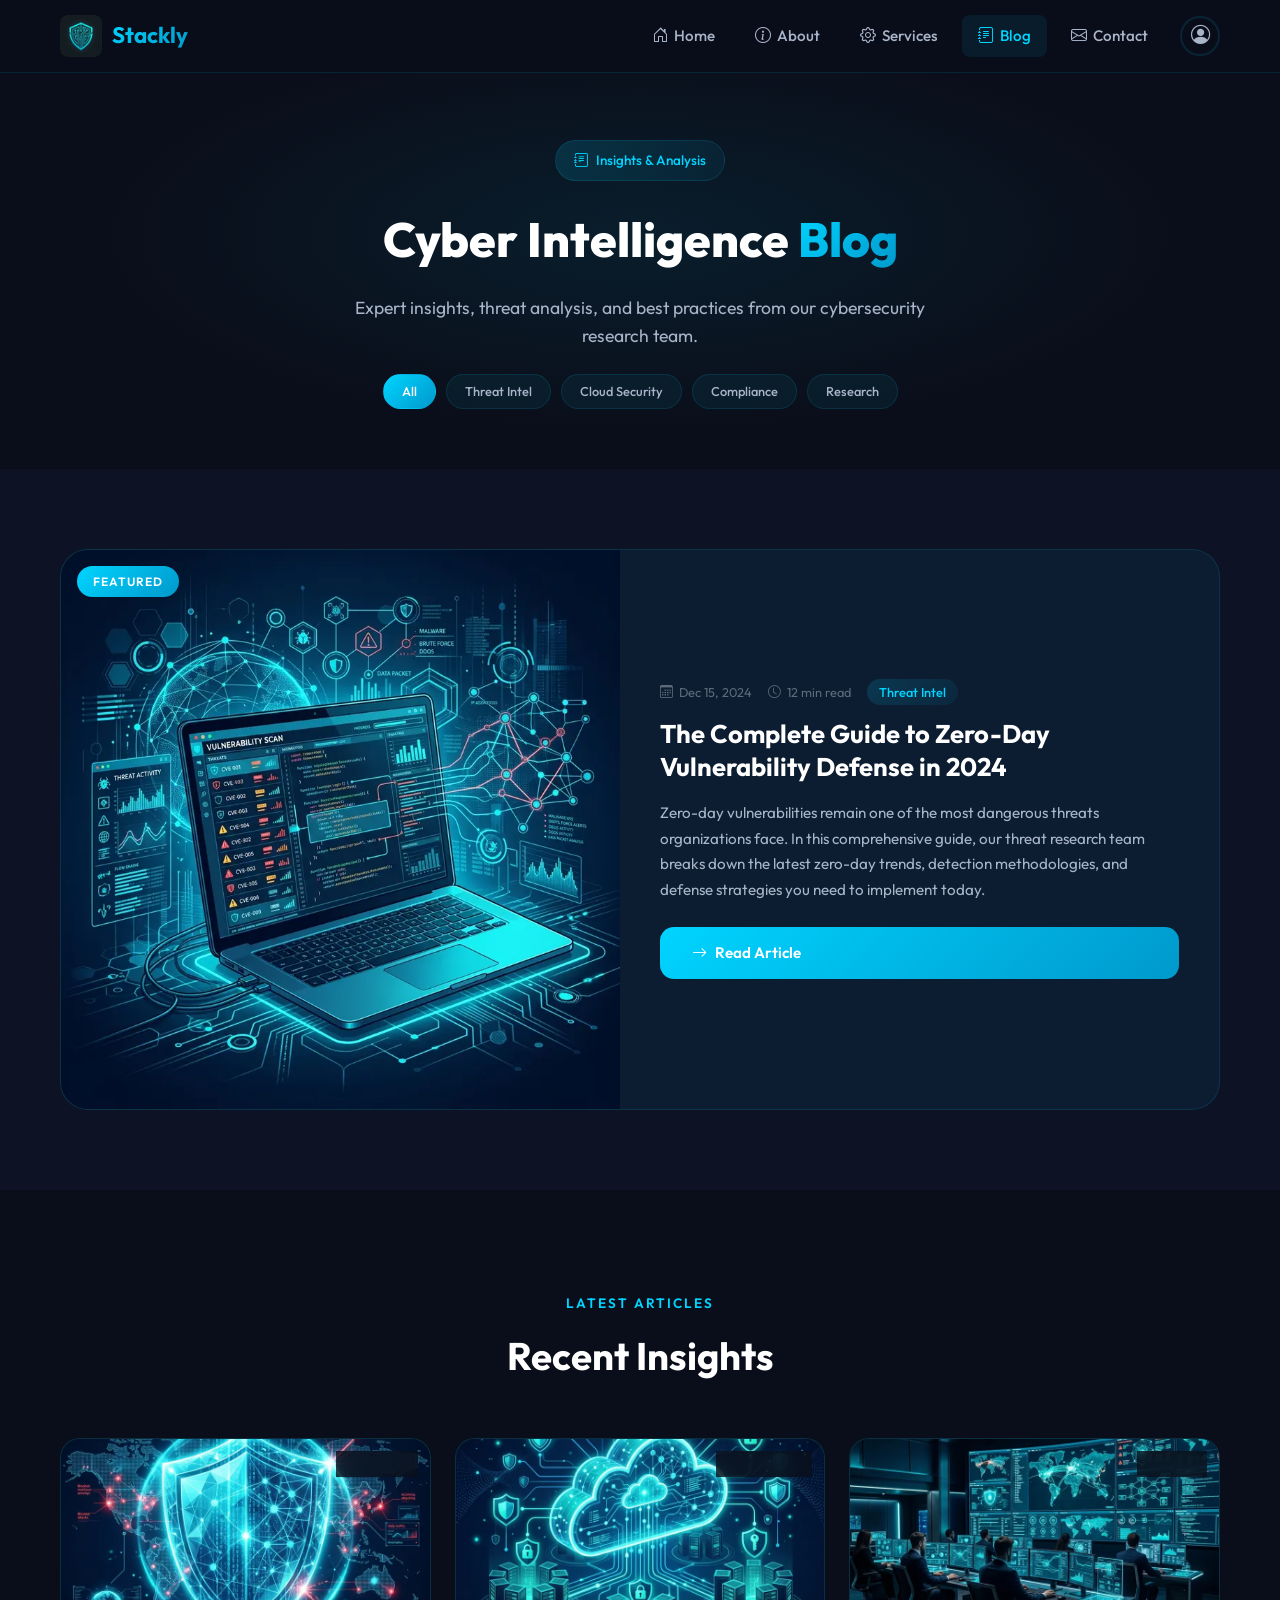
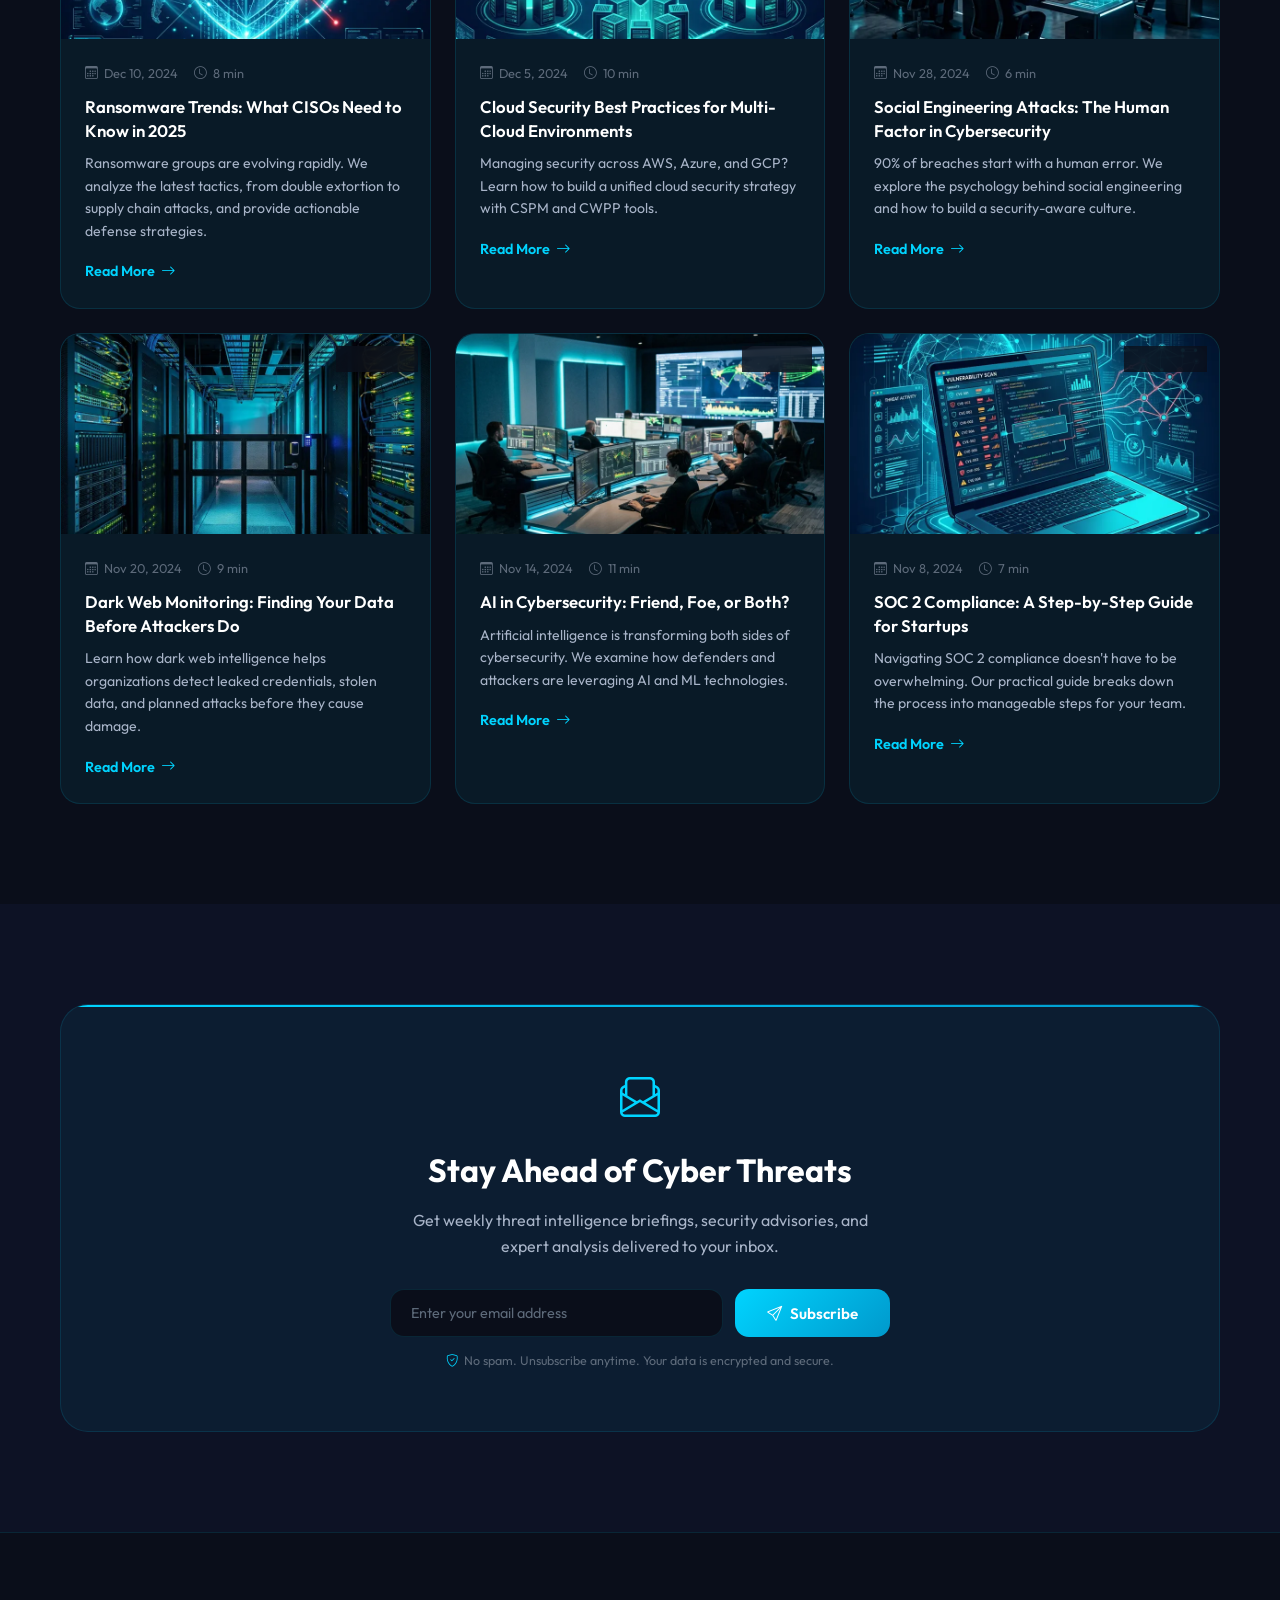
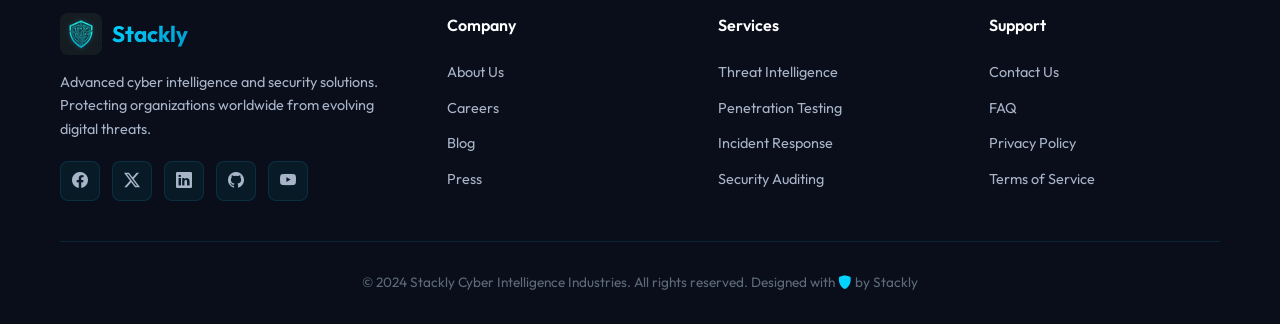
<file: blog.html>
<!DOCTYPE html>
<html lang="en">
<head>
  <meta charset="UTF-8">
  <meta name="viewport" content="width=device-width, initial-scale=1.0">
  <meta name="description" content="Stackly Cyber Intelligence Blog — Expert insights on threat intelligence, cybersecurity trends, and digital defense strategies.">
  <title>Stackly || Blog</title>
  <link href="https://cdn.jsdelivr.net/npm/bootstrap-icons@1.11.3/font/bootstrap-icons.css" rel="stylesheet">
  <link rel="stylesheet" href="style.css">
  <link rel="stylesheet" href="blog.css">
</head>
<body>

<!-- ===== NAVBAR ===== -->
<nav class="navbar" id="navbar">
  <div class="container">
    <a href="index.html" class="navbar-brand">
      <img src="logo.webp" alt="Stackly Logo" class="logo-img">
      <span class="brand-text">Stackly</span>
    </a>
    <ul class="nav-links" id="navLinks">
      <li><a href="index.html"><i class="bi bi-house-door"></i> Home</a></li>
      <li><a href="about.html"><i class="bi bi-info-circle"></i> About</a></li>
      <li><a href="services.html"><i class="bi bi-gear"></i> Services</a></li>
      <li><a href="blog.html" class="active"><i class="bi bi-journal-text"></i> Blog</a></li>
      <li><a href="contact.html"><i class="bi bi-envelope"></i> Contact</a></li>
      <li class="profile-dropdown">
        <button class="profile-btn" onclick="toggleDropdown()" aria-label="Profile menu"><i class="bi bi-person-circle"></i></button>
        <div class="dropdown-menu" id="profileDropdown">
          <a href="login.html"><i class="bi bi-box-arrow-in-right"></i> Login</a>
          <a href="register.html"><i class="bi bi-person-plus"></i> Register</a>
        </div>
      </li>
    </ul>
    <button class="hamburger" onclick="toggleMenu()" aria-label="Toggle navigation"><span></span><span></span><span></span></button>
  </div>
</nav>
<div class="nav-overlay" id="navOverlay"></div>

<!-- ===== SECTION 1: PAGE HERO ===== -->
<section class="page-hero">
  <div class="container">
    <div class="hero-badge" style="margin-bottom:20px;">
      <i class="bi bi-journal-text"></i> Insights & Analysis
    </div>
    <h1>Cyber Intelligence <span style="background:var(--gradient);-webkit-background-clip:text;-webkit-text-fill-color:transparent;background-clip:text;">Blog</span></h1>
    <p>Expert insights, threat analysis, and best practices from our cybersecurity research team.</p>
    <div class="blog-tags" style="margin-top:24px;display:flex;gap:10px;justify-content:center;flex-wrap:wrap;">
      <span class="blog-tag active">All</span>
      <span class="blog-tag">Threat Intel</span>
      <span class="blog-tag">Cloud Security</span>
      <span class="blog-tag">Compliance</span>
      <span class="blog-tag">Research</span>
    </div>
  </div>
</section>

<!-- ===== SECTION 2: FEATURED POST ===== -->
<section class="blog-featured" id="featured">
  <div class="container">
    <div class="featured-card fade-up">
      <div class="featured-image">
        <img src="blog-1.webp" alt="Zero-day vulnerability defense guide">
        <span class="featured-badge">Featured</span>
      </div>
      <div class="featured-content">
        <div class="blog-meta">
          <span><i class="bi bi-calendar3"></i> Dec 15, 2024</span>
          <span><i class="bi bi-clock"></i> 12 min read</span>
          <span class="blog-category">Threat Intel</span>
        </div>
        <h2>The Complete Guide to Zero-Day Vulnerability Defense in 2024</h2>
        <p>Zero-day vulnerabilities remain one of the most dangerous threats organizations face. In this comprehensive guide, our threat research team breaks down the latest zero-day trends, detection methodologies, and defense strategies you need to implement today.</p>
        <a href="error.html" class="btn-primary"><i class="bi bi-arrow-right"></i> Read Article</a>
      </div>
    </div>
  </div>
</section>

<!-- ===== SECTION 3: BLOG GRID ===== -->
<section class="blog-grid-section" id="articles">
  <div class="container">
    <div class="section-header fade-up">
      <div class="section-subtitle">Latest Articles</div>
      <h2 class="section-title">Recent Insights</h2>
    </div>
    <div class="blog-grid">
      <div class="blog-card fade-up">
        <div class="blog-card-image">
          <img src="spotlight-cyber.webp" alt="Ransomware trends">
          <span class="blog-category">Threat Intel</span>
        </div>
        <div class="blog-card-body">
          <div class="blog-meta">
            <span><i class="bi bi-calendar3"></i> Dec 10, 2024</span>
            <span><i class="bi bi-clock"></i> 8 min</span>
          </div>
          <h3>Ransomware Trends: What CISOs Need to Know in 2025</h3>
          <p>Ransomware groups are evolving rapidly. We analyze the latest tactics, from double extortion to supply chain attacks, and provide actionable defense strategies.</p>
          <a href="error.html" class="learn-link">Read More <i class="bi bi-arrow-right"></i></a>
        </div>
      </div>
      <div class="blog-card fade-up">
        <div class="blog-card-image">
          <img src="cloud-soc.webp" alt="Cloud security best practices">
          <span class="blog-category">Cloud Security</span>
        </div>
        <div class="blog-card-body">
          <div class="blog-meta">
            <span><i class="bi bi-calendar3"></i> Dec 5, 2024</span>
            <span><i class="bi bi-clock"></i> 10 min</span>
          </div>
          <h3>Cloud Security Best Practices for Multi-Cloud Environments</h3>
          <p>Managing security across AWS, Azure, and GCP? Learn how to build a unified cloud security strategy with CSPM and CWPP tools.</p>
          <a href="error.html" class="learn-link">Read More <i class="bi bi-arrow-right"></i></a>
        </div>
      </div>
      <div class="blog-card fade-up">
        <div class="blog-card-image">
          <img src="hero-cyber.webp" alt="Social engineering defense">
          <span class="blog-category">Research</span>
        </div>
        <div class="blog-card-body">
          <div class="blog-meta">
            <span><i class="bi bi-calendar3"></i> Nov 28, 2024</span>
            <span><i class="bi bi-clock"></i> 6 min</span>
          </div>
          <h3>Social Engineering Attacks: The Human Factor in Cybersecurity</h3>
          <p>90% of breaches start with a human error. We explore the psychology behind social engineering and how to build a security-aware culture.</p>
          <a href="error.html" class="learn-link">Read More <i class="bi bi-arrow-right"></i></a>
        </div>
      </div>
      <div class="blog-card fade-up">
        <div class="blog-card-image">
          <img src="onprem-security.webp" alt="Dark web monitoring">
          <span class="blog-category">Threat Intel</span>
        </div>
        <div class="blog-card-body">
          <div class="blog-meta">
            <span><i class="bi bi-calendar3"></i> Nov 20, 2024</span>
            <span><i class="bi bi-clock"></i> 9 min</span>
          </div>
          <h3>Dark Web Monitoring: Finding Your Data Before Attackers Do</h3>
          <p>Learn how dark web intelligence helps organizations detect leaked credentials, stolen data, and planned attacks before they cause damage.</p>
          <a href="error.html" class="learn-link">Read More <i class="bi bi-arrow-right"></i></a>
        </div>
      </div>
      <div class="blog-card fade-up">
        <div class="blog-card-image">
          <img src="cyber-ops.webp" alt="AI in cybersecurity">
          <span class="blog-category">Research</span>
        </div>
        <div class="blog-card-body">
          <div class="blog-meta">
            <span><i class="bi bi-calendar3"></i> Nov 14, 2024</span>
            <span><i class="bi bi-clock"></i> 11 min</span>
          </div>
          <h3>AI in Cybersecurity: Friend, Foe, or Both?</h3>
          <p>Artificial intelligence is transforming both sides of cybersecurity. We examine how defenders and attackers are leveraging AI and ML technologies.</p>
          <a href="error.html" class="learn-link">Read More <i class="bi bi-arrow-right"></i></a>
        </div>
      </div>
      <div class="blog-card fade-up">
        <div class="blog-card-image">
          <img src="blog-1.webp" alt="Compliance guide">
          <span class="blog-category">Compliance</span>
        </div>
        <div class="blog-card-body">
          <div class="blog-meta">
            <span><i class="bi bi-calendar3"></i> Nov 8, 2024</span>
            <span><i class="bi bi-clock"></i> 7 min</span>
          </div>
          <h3>SOC 2 Compliance: A Step-by-Step Guide for Startups</h3>
          <p>Navigating SOC 2 compliance doesn't have to be overwhelming. Our practical guide breaks down the process into manageable steps for your team.</p>
          <a href="error.html" class="learn-link">Read More <i class="bi bi-arrow-right"></i></a>
        </div>
      </div>
    </div>
  </div>
</section>

<!-- ===== SECTION 4: NEWSLETTER ===== -->
<section class="blog-newsletter" id="newsletter">
  <div class="container">
    <div class="newsletter-card fade-up">
      <div class="newsletter-content">
        <i class="bi bi-envelope-paper" style="font-size:2.5rem;color:var(--accent);margin-bottom:16px;display:block;"></i>
        <h2>Stay Ahead of Cyber Threats</h2>
        <p>Get weekly threat intelligence briefings, security advisories, and expert analysis delivered to your inbox.</p>
        <form class="newsletter-form" onsubmit="handleNewsletter(event)">
          <div class="newsletter-input-group">
            <input type="email" placeholder="Enter your email address" required>
            <button type="submit" class="btn-primary"><i class="bi bi-send"></i> Subscribe</button>
          </div>
          <span class="newsletter-note"><i class="bi bi-shield-check"></i> No spam. Unsubscribe anytime. Your data is encrypted and secure.</span>
        </form>
      </div>
    </div>
  </div>
</section>

<!-- ===== FOOTER ===== -->
<footer class="footer" id="footer">
  <div class="container">
    <div class="footer-grid">
      <div class="footer-brand">
        <a href="index.html" class="navbar-brand">
          <img src="logo.webp" alt="Stackly Logo" class="logo-img">
          <span class="brand-text">Stackly</span>
        </a>
        <p>Advanced cyber intelligence and security solutions. Protecting organizations worldwide from evolving digital threats.</p>
        <div class="footer-socials">
          <a href="error.html" aria-label="Facebook"><i class="bi bi-facebook"></i></a>
          <a href="error.html" aria-label="Twitter"><i class="bi bi-twitter-x"></i></a>
          <a href="error.html" aria-label="LinkedIn"><i class="bi bi-linkedin"></i></a>
          <a href="https://github.com/lingalamanasa/Cyber-Intilegence" target="_blank" rel="noopener noreferrer" aria-label="GitHub"><i class="bi bi-github"></i></a>
          <a href="error.html" aria-label="YouTube"><i class="bi bi-youtube"></i></a>
        </div>
      </div>
      <div class="footer-column">
        <h4>Company</h4>
        <ul>
          <li><a href="about.html">About Us</a></li>
          <li><a href="error.html">Careers</a></li>
          <li><a href="blog.html">Blog</a></li>
          <li><a href="error.html">Press</a></li>
        </ul>
      </div>
      <div class="footer-column">
        <h4>Services</h4>
        <ul>
          <li><a href="services.html">Threat Intelligence</a></li>
          <li><a href="services.html">Penetration Testing</a></li>
          <li><a href="services.html">Incident Response</a></li>
          <li><a href="services.html">Security Auditing</a></li>
        </ul>
      </div>
      <div class="footer-column">
        <h4>Support</h4>
        <ul>
          <li><a href="contact.html">Contact Us</a></li>
          <li><a href="error.html">FAQ</a></li>
          <li><a href="error.html">Privacy Policy</a></li>
          <li><a href="error.html">Terms of Service</a></li>
        </ul>
      </div>
    </div>
    <div class="footer-bottom">
      <p>&copy; 2024 Stackly Cyber Intelligence Industries. All rights reserved. Designed with <i class="bi bi-shield-fill" style="color:var(--accent)"></i> by Stackly</p>
    </div>
  </div>
</footer>

<script src="main.js"></script>
</body>
</html>
</file>
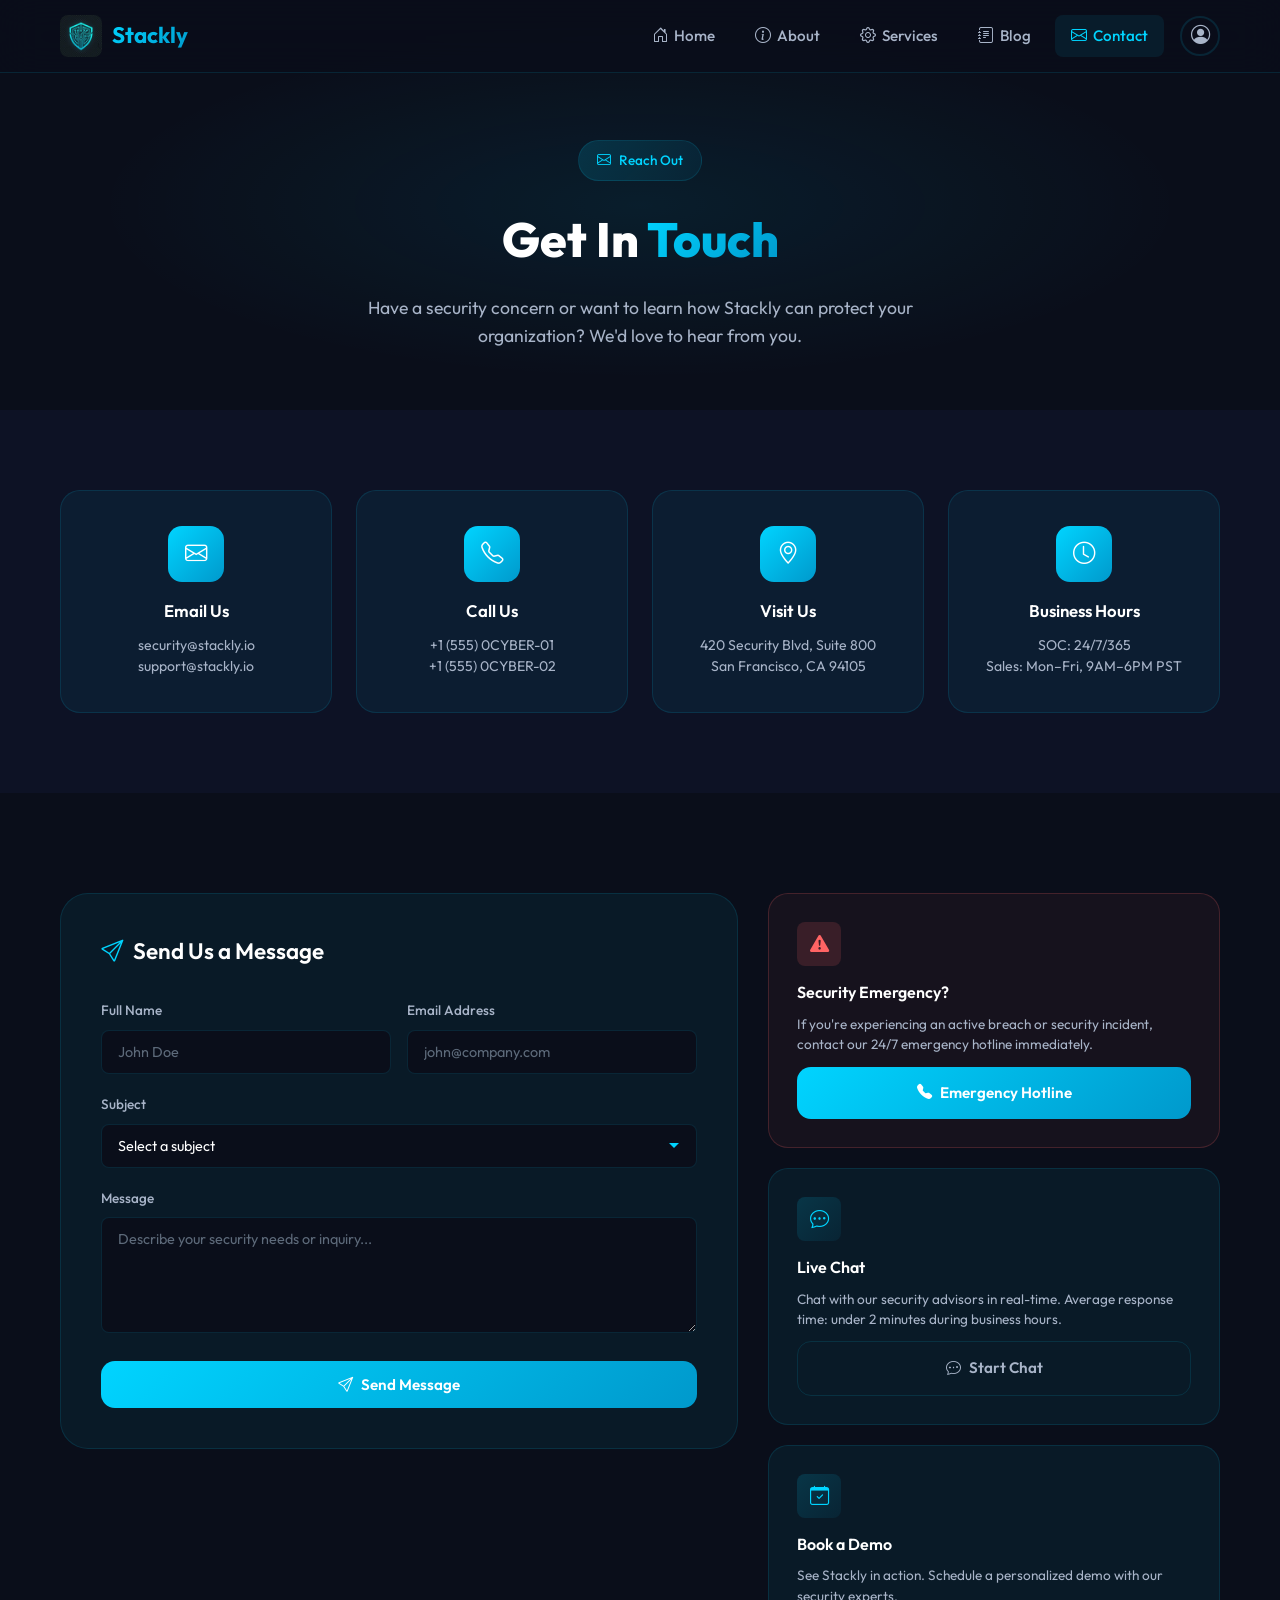
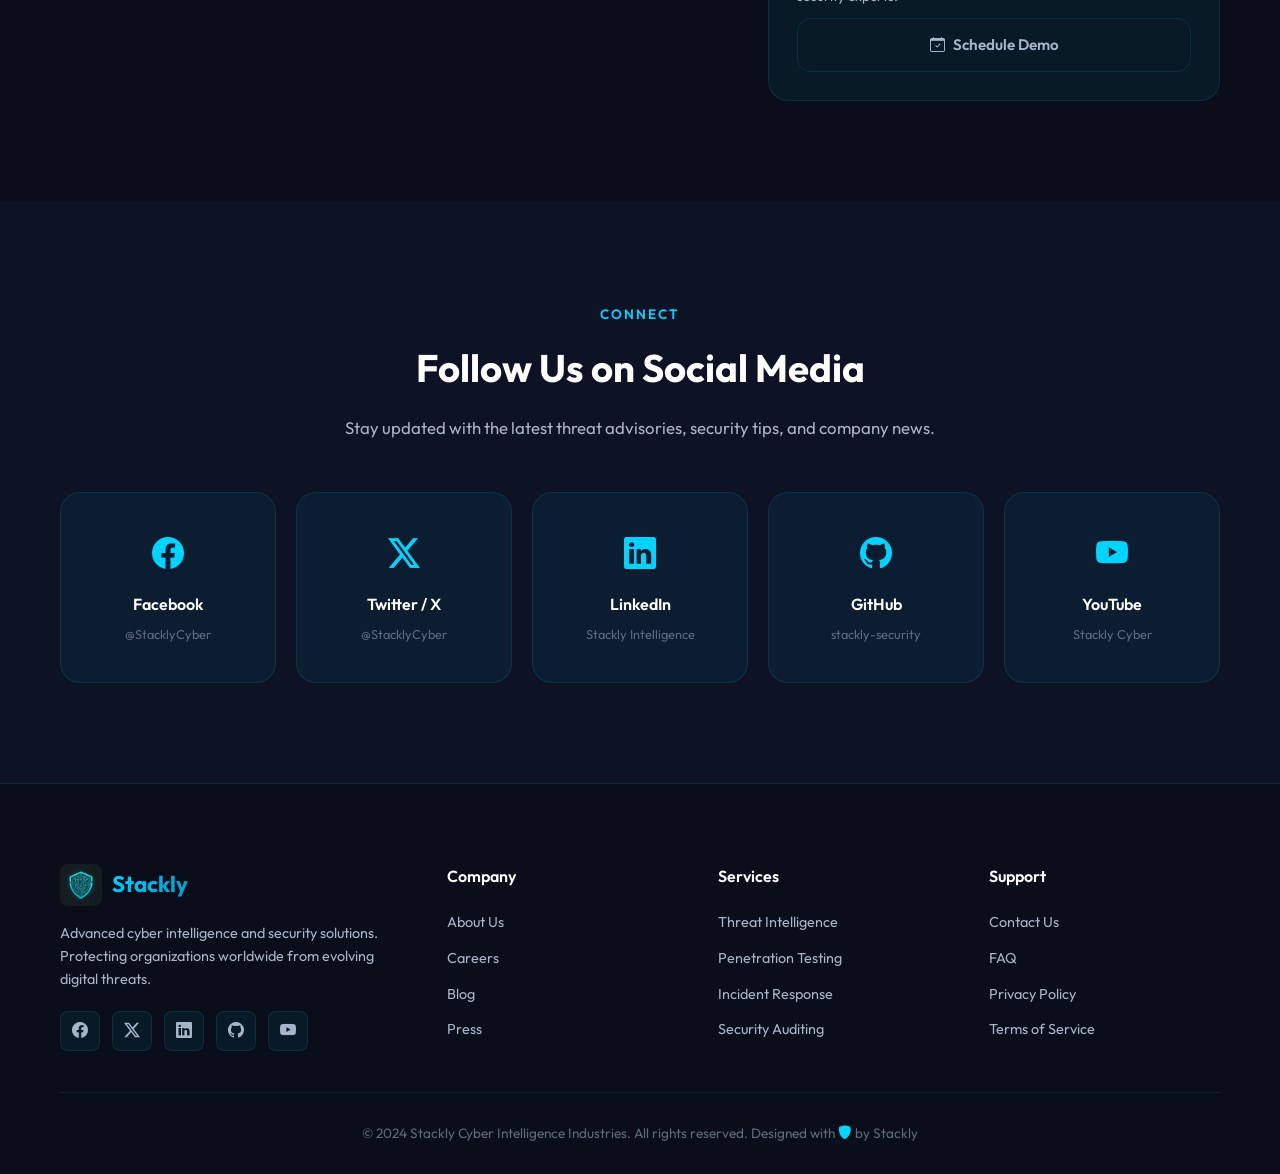
<file: contact.html>
<!DOCTYPE html>
<html lang="en">
<head>
  <meta charset="UTF-8">
  <meta name="viewport" content="width=device-width, initial-scale=1.0">
  <meta name="description" content="Contact Stackly Cyber Intelligence for security consultations, incident reports, or partnership inquiries.">
  <title>Stackly || Contact</title>
  <link href="https://cdn.jsdelivr.net/npm/bootstrap-icons@1.11.3/font/bootstrap-icons.css" rel="stylesheet">
  <link rel="stylesheet" href="style.css">
  <link rel="stylesheet" href="contact.css">
</head>
<body>

<!-- ===== NAVBAR ===== -->
<nav class="navbar" id="navbar">
  <div class="container">
    <a href="index.html" class="navbar-brand">
      <img src="logo.webp" alt="Stackly Logo" class="logo-img">
      <span class="brand-text">Stackly</span>
    </a>
    <ul class="nav-links" id="navLinks">
      <li><a href="index.html"><i class="bi bi-house-door"></i> Home</a></li>
      <li><a href="about.html"><i class="bi bi-info-circle"></i> About</a></li>
      <li><a href="services.html"><i class="bi bi-gear"></i> Services</a></li>
      <li><a href="blog.html"><i class="bi bi-journal-text"></i> Blog</a></li>
      <li><a href="contact.html" class="active"><i class="bi bi-envelope"></i> Contact</a></li>
      <li class="profile-dropdown">
        <button class="profile-btn" onclick="toggleDropdown()" aria-label="Profile menu"><i class="bi bi-person-circle"></i></button>
        <div class="dropdown-menu" id="profileDropdown">
          <a href="login.html"><i class="bi bi-box-arrow-in-right"></i> Login</a>
          <a href="register.html"><i class="bi bi-person-plus"></i> Register</a>
        </div>
      </li>
    </ul>
    <button class="hamburger" onclick="toggleMenu()" aria-label="Toggle navigation"><span></span><span></span><span></span></button>
  </div>
</nav>
<div class="nav-overlay" id="navOverlay"></div>

<!-- ===== SECTION 1: PAGE HERO ===== -->
<section class="page-hero">
  <div class="container">
    <div class="hero-badge" style="margin-bottom:20px;">
      <i class="bi bi-envelope"></i> Reach Out
    </div>
    <h1>Get In <span style="background:var(--gradient);-webkit-background-clip:text;-webkit-text-fill-color:transparent;background-clip:text;">Touch</span></h1>
    <p>Have a security concern or want to learn how Stackly can protect your organization? We'd love to hear from you.</p>
  </div>
</section>

<!-- ===== SECTION 2: CONTACT INFO ===== -->
<section class="contact-info-section" id="info">
  <div class="container">
    <div class="contact-info-grid">
      <div class="contact-info-card fade-up">
        <div class="contact-info-icon"><i class="bi bi-envelope"></i></div>
        <h4>Email Us</h4>
        <p>security@stackly.io</p>
        <p>support@stackly.io</p>
      </div>
      <div class="contact-info-card fade-up">
        <div class="contact-info-icon"><i class="bi bi-telephone"></i></div>
        <h4>Call Us</h4>
        <p>+1 (555) 0CYBER-01</p>
        <p>+1 (555) 0CYBER-02</p>
      </div>
      <div class="contact-info-card fade-up">
        <div class="contact-info-icon"><i class="bi bi-geo-alt"></i></div>
        <h4>Visit Us</h4>
        <p>420 Security Blvd, Suite 800</p>
        <p>San Francisco, CA 94105</p>
      </div>
      <div class="contact-info-card fade-up">
        <div class="contact-info-icon"><i class="bi bi-clock"></i></div>
        <h4>Business Hours</h4>
        <p>SOC: 24/7/365</p>
        <p>Sales: Mon–Fri, 9AM–6PM PST</p>
      </div>
    </div>
  </div>
</section>

<!-- ===== SECTION 3: CONTACT FORM + SIDEBAR ===== -->
<section class="contact-form-section" id="form">
  <div class="container">
    <div class="contact-form-grid">
      <div class="contact-form-card fade-up">
        <h3><i class="bi bi-send"></i> Send Us a Message</h3>
        <form class="contact-form" onsubmit="handleContact(event)">
          <div class="form-row">
            <div class="form-group">
              <label for="contact-name">Full Name</label>
              <input type="text" id="contact-name" placeholder="John Doe" required>
            </div>
            <div class="form-group">
              <label for="contact-email">Email Address</label>
              <input type="email" id="contact-email" placeholder="john@company.com" required>
            </div>
          </div>
          <div class="form-group">
            <label for="contact-subject">Subject</label>
            <select id="contact-subject" required>
              <option disabled selected>Select a subject</option>
              <option value="threat">Threat Report / Incident</option>
              <option value="consultation">Security Consultation</option>
              <option value="partnership">Partnership Inquiry</option>
              <option value="pricing">Pricing & Plans</option>
              <option value="general">General Inquiry</option>
            </select>
          </div>
          <div class="form-group">
            <label for="contact-message">Message</label>
            <textarea id="contact-message" rows="5" placeholder="Describe your security needs or inquiry..." required></textarea>
          </div>
          <button type="submit" class="btn-primary" style="width:100%;justify-content:center;">
            <i class="bi bi-send"></i> Send Message
          </button>
        </form>
      </div>
      <div class="contact-sidebar fade-up">
        <div class="sidebar-card emergency">
          <div class="sidebar-icon"><i class="bi bi-exclamation-triangle-fill"></i></div>
          <h4>Security Emergency?</h4>
          <p>If you're experiencing an active breach or security incident, contact our 24/7 emergency hotline immediately.</p>
          <a href="error.html" class="btn-primary" style="width:100%;justify-content:center;margin-top:12px;">
            <i class="bi bi-telephone-fill"></i> Emergency Hotline
          </a>
        </div>
        <div class="sidebar-card">
          <div class="sidebar-icon"><i class="bi bi-chat-dots"></i></div>
          <h4>Live Chat</h4>
          <p>Chat with our security advisors in real-time. Average response time: under 2 minutes during business hours.</p>
          <a href="error.html" class="btn-secondary" style="width:100%;justify-content:center;margin-top:12px;">
            <i class="bi bi-chat-dots"></i> Start Chat
          </a>
        </div>
        <div class="sidebar-card">
          <div class="sidebar-icon"><i class="bi bi-calendar-check"></i></div>
          <h4>Book a Demo</h4>
          <p>See Stackly in action. Schedule a personalized demo with our security experts.</p>
          <a href="error.html" class="btn-secondary" style="width:100%;justify-content:center;margin-top:12px;">
            <i class="bi bi-calendar-check"></i> Schedule Demo
          </a>
        </div>
      </div>
    </div>
  </div>
</section>

<!-- ===== SECTION 4: SOCIAL CONNECT ===== -->
<section class="contact-social" id="social">
  <div class="container">
    <div class="section-header fade-up">
      <div class="section-subtitle">Connect</div>
      <h2 class="section-title">Follow Us on Social Media</h2>
      <p class="section-desc">Stay updated with the latest threat advisories, security tips, and company news.</p>
    </div>
    <div class="social-grid">
      <a href="error.html" class="social-card fade-up">
        <i class="bi bi-facebook"></i>
        <h4>Facebook</h4>
        <span>@StacklyCyber</span>
      </a>
      <a href="error.html" class="social-card fade-up">
        <i class="bi bi-twitter-x"></i>
        <h4>Twitter / X</h4>
        <span>@StacklyCyber</span>
      </a>
      <a href="error.html" class="social-card fade-up">
        <i class="bi bi-linkedin"></i>
        <h4>LinkedIn</h4>
        <span>Stackly Intelligence</span>
      </a>
      <a href="https://github.com/lingalamanasa/Cyber-Intilegence" target="_blank" rel="noopener noreferrer" class="social-card fade-up">
        <i class="bi bi-github"></i>
        <h4>GitHub</h4>
        <span>stackly-security</span>
      </a>
      <a href="error.html" class="social-card fade-up">
        <i class="bi bi-youtube"></i>
        <h4>YouTube</h4>
        <span>Stackly Cyber</span>
      </a>
    </div>
  </div>
</section>

<!-- ===== FOOTER ===== -->
<footer class="footer" id="footer">
  <div class="container">
    <div class="footer-grid">
      <div class="footer-brand">
        <a href="index.html" class="navbar-brand">
          <img src="logo.webp" alt="Stackly Logo" class="logo-img">
          <span class="brand-text">Stackly</span>
        </a>
        <p>Advanced cyber intelligence and security solutions. Protecting organizations worldwide from evolving digital threats.</p>
        <div class="footer-socials">
          <a href="error.html" aria-label="Facebook"><i class="bi bi-facebook"></i></a>
          <a href="error.html" aria-label="Twitter"><i class="bi bi-twitter-x"></i></a>
          <a href="error.html" aria-label="LinkedIn"><i class="bi bi-linkedin"></i></a>
          <a href="https://github.com/lingalamanasa/Cyber-Intilegence" target="_blank" rel="noopener noreferrer" aria-label="GitHub"><i class="bi bi-github"></i></a>
          <a href="error.html" aria-label="YouTube"><i class="bi bi-youtube"></i></a>
        </div>
      </div>
      <div class="footer-column">
        <h4>Company</h4>
        <ul>
          <li><a href="about.html">About Us</a></li>
          <li><a href="error.html">Careers</a></li>
          <li><a href="blog.html">Blog</a></li>
          <li><a href="error.html">Press</a></li>
        </ul>
      </div>
      <div class="footer-column">
        <h4>Services</h4>
        <ul>
          <li><a href="services.html">Threat Intelligence</a></li>
          <li><a href="services.html">Penetration Testing</a></li>
          <li><a href="services.html">Incident Response</a></li>
          <li><a href="services.html">Security Auditing</a></li>
        </ul>
      </div>
      <div class="footer-column">
        <h4>Support</h4>
        <ul>
          <li><a href="contact.html">Contact Us</a></li>
          <li><a href="error.html">FAQ</a></li>
          <li><a href="error.html">Privacy Policy</a></li>
          <li><a href="error.html">Terms of Service</a></li>
        </ul>
      </div>
    </div>
    <div class="footer-bottom">
      <p>&copy; 2024 Stackly Cyber Intelligence Industries. All rights reserved. Designed with <i class="bi bi-shield-fill" style="color:var(--accent)"></i> by Stackly</p>
    </div>
  </div>
</footer>

<script src="main.js"></script>
</body>
</html>
</file>
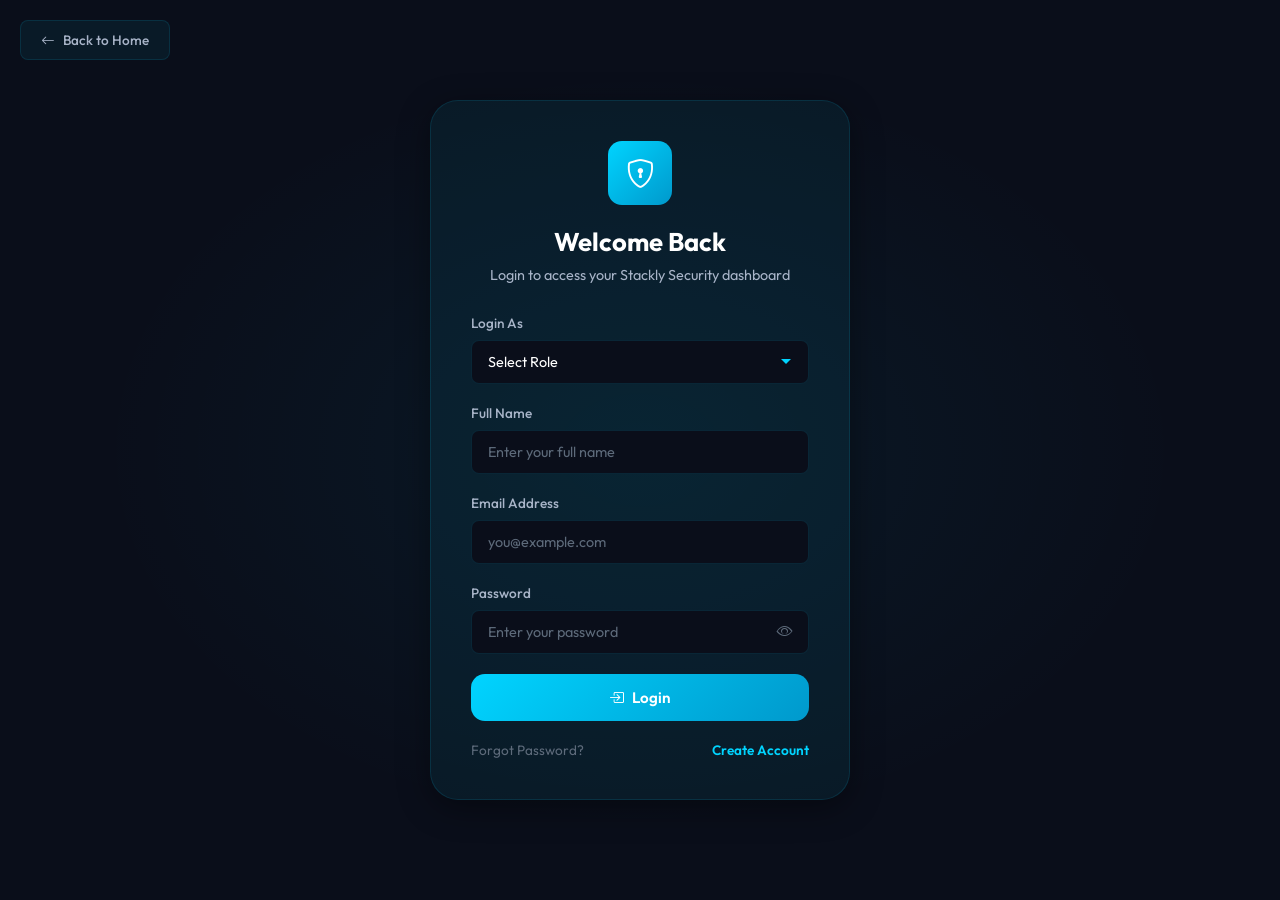
<file: login.html>
<!DOCTYPE html>
<html lang="en">
<head>
  <meta charset="UTF-8">
  <meta name="viewport" content="width=device-width, initial-scale=1.0">
  <title>Stackly || Login</title>
  <link href="https://cdn.jsdelivr.net/npm/bootstrap-icons@1.11.3/font/bootstrap-icons.css" rel="stylesheet">
  <link rel="stylesheet" href="auth.css">
</head>
<body>

<a href="index.html" class="back-home">
  <i class="bi bi-arrow-left"></i> Back to Home
</a>

<div class="auth-container">
  <div class="auth-card">
    <div class="auth-icon">
      <i class="bi bi-shield-lock"></i>
    </div>
    <h2>Welcome Back</h2>
    <p class="subtitle">Login to access your Stackly Security dashboard</p>

    <form class="auth-form" id="loginForm" onsubmit="handleLogin(event)">
      <div class="form-group">
        <label for="role">Login As</label>
        <select id="role" required>
          <option disabled selected>Select Role</option>
          <option value="analyst">Analyst</option>
          <option value="admin">Admin</option>
        </select>
      </div>

      <div class="form-group">
        <label for="fullname">Full Name</label>
        <input type="text" id="fullname" placeholder="Enter your full name" required>
      </div>

      <div class="form-group">
        <label for="email">Email Address</label>
        <input type="email" id="email" placeholder="you@example.com" required>
      </div>

      <div class="form-group">
        <label for="password">Password</label>
        <div class="input-group">
          <input type="password" id="password" placeholder="Enter your password" required>
          <button type="button" class="toggle-pw" onclick="togglePassword('password')">
            <i class="bi bi-eye"></i>
          </button>
        </div>
      </div>

      <button type="submit" class="auth-submit">
        <i class="bi bi-box-arrow-in-right"></i> Login
      </button>

      <div class="auth-links">
        <a href="error.html">Forgot Password?</a>
        <a href="register.html" class="accent-link">Create Account</a>
      </div>
    </form>
  </div>
</div>

<script src="main.js"></script>
<script>
// Override login to capture full name
document.getElementById('loginForm').addEventListener('submit', function(e) {
  e.preventDefault();
  var role = document.getElementById('role').value;
  var fullname = document.getElementById('fullname').value.trim();
  var email = document.getElementById('email').value;
  var password = document.getElementById('password').value;

  if (!role || role === 'Select Role') {
    showAlert('Please select a role');
    return;
  }
  if (!fullname) {
    showAlert('Please enter your full name');
    return;
  }
  if (!email) {
    showAlert('Please enter your email');
    return;
  }
  if (!password) {
    showAlert('Please enter your password');
    return;
  }

  // Store user info — use the full name directly
  sessionStorage.setItem('userRole', role);
  sessionStorage.setItem('userName', fullname);

  if (role === 'admin') {
    window.location.href = 'admin-dashboard.html';
  } else {
    window.location.href = 'analyst-dashboard.html';
  }
});
</script>
</body>
</html>
</file>
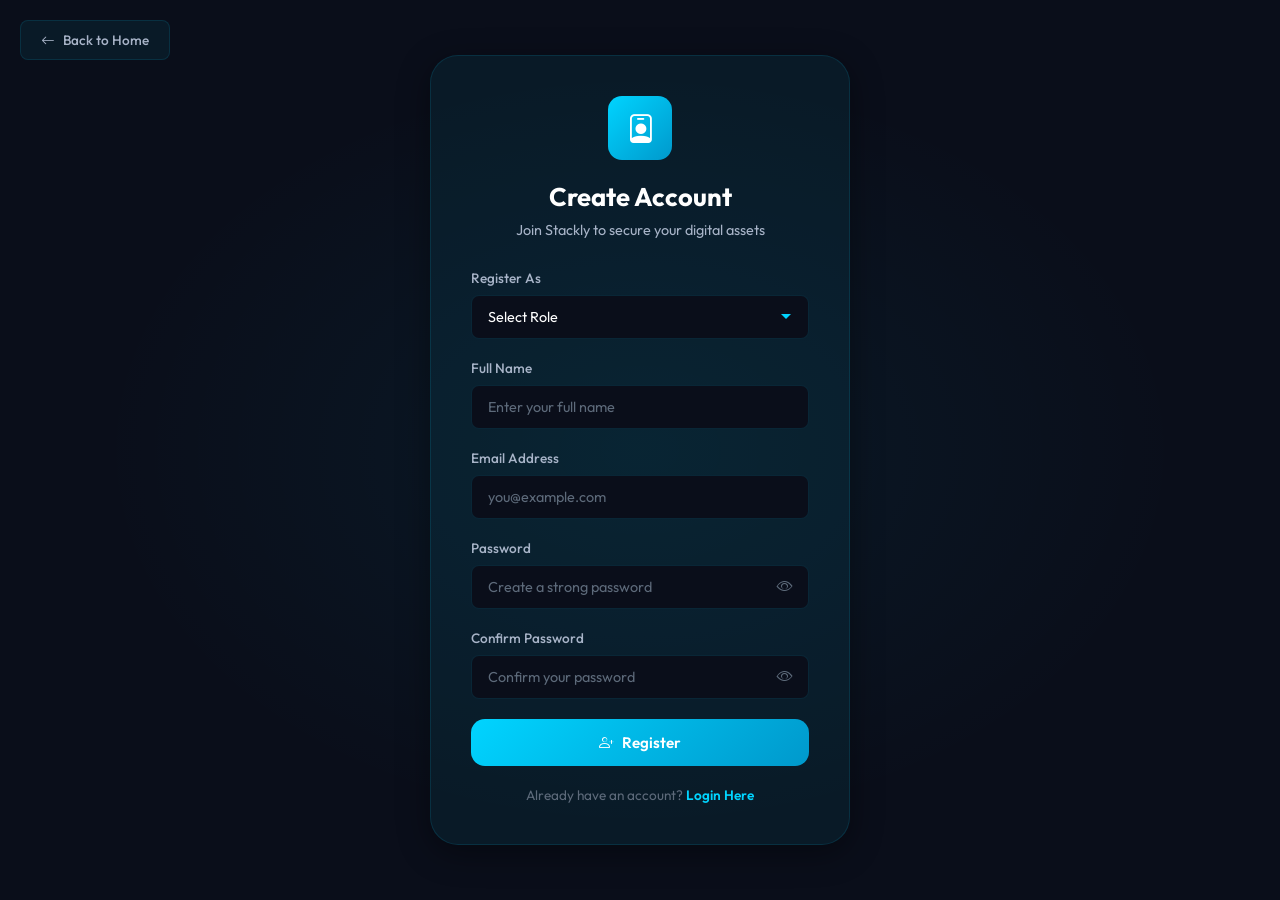
<file: register.html>
<!DOCTYPE html>
<html lang="en">
<head>
  <meta charset="UTF-8">
  <meta name="viewport" content="width=device-width, initial-scale=1.0">
  <title>Stackly || Register</title>
  <link href="https://cdn.jsdelivr.net/npm/bootstrap-icons@1.11.3/font/bootstrap-icons.css" rel="stylesheet">
  <link rel="stylesheet" href="auth.css">
</head>
<body>

<a href="index.html" class="back-home">
  <i class="bi bi-arrow-left"></i> Back to Home
</a>

<div class="auth-container">
  <div class="auth-card">
    <div class="auth-icon">
      <i class="bi bi-person-badge"></i>
    </div>
    <h2>Create Account</h2>
    <p class="subtitle">Join Stackly to secure your digital assets</p>

    <form class="auth-form" id="registerForm" onsubmit="handleRegister(event)">
      <div class="form-group">
        <label for="role">Register As</label>
        <select id="role" required>
          <option disabled selected>Select Role</option>
          <option value="analyst">Analyst</option>
          <option value="admin">Admin</option>
        </select>
      </div>

      <div class="form-group">
        <label for="fullname">Full Name</label>
        <input type="text" id="fullname" placeholder="Enter your full name" required>
      </div>

      <div class="form-group">
        <label for="email">Email Address</label>
        <input type="email" id="email" placeholder="you@example.com" required>
      </div>

      <div class="form-group">
        <label for="password">Password</label>
        <div class="input-group">
          <input type="password" id="password" placeholder="Create a strong password" required>
          <button type="button" class="toggle-pw" onclick="togglePassword('password')">
            <i class="bi bi-eye"></i>
          </button>
        </div>
      </div>

      <div class="form-group">
        <label for="confirm-password">Confirm Password</label>
        <div class="input-group">
          <input type="password" id="confirm-password" placeholder="Confirm your password" required>
          <button type="button" class="toggle-pw" onclick="togglePassword('confirm-password')">
            <i class="bi bi-eye"></i>
          </button>
        </div>
      </div>

      <button type="submit" class="auth-submit">
        <i class="bi bi-person-plus"></i> Register
      </button>

      <div class="auth-links" style="justify-content: center;">
        <span style="color:var(--text-muted);font-size:0.85rem;">Already have an account? <a href="login.html" class="accent-link">Login Here</a></span>
      </div>
    </form>
  </div>
</div>

<script src="main.js"></script>
</body>
</html>
</file>
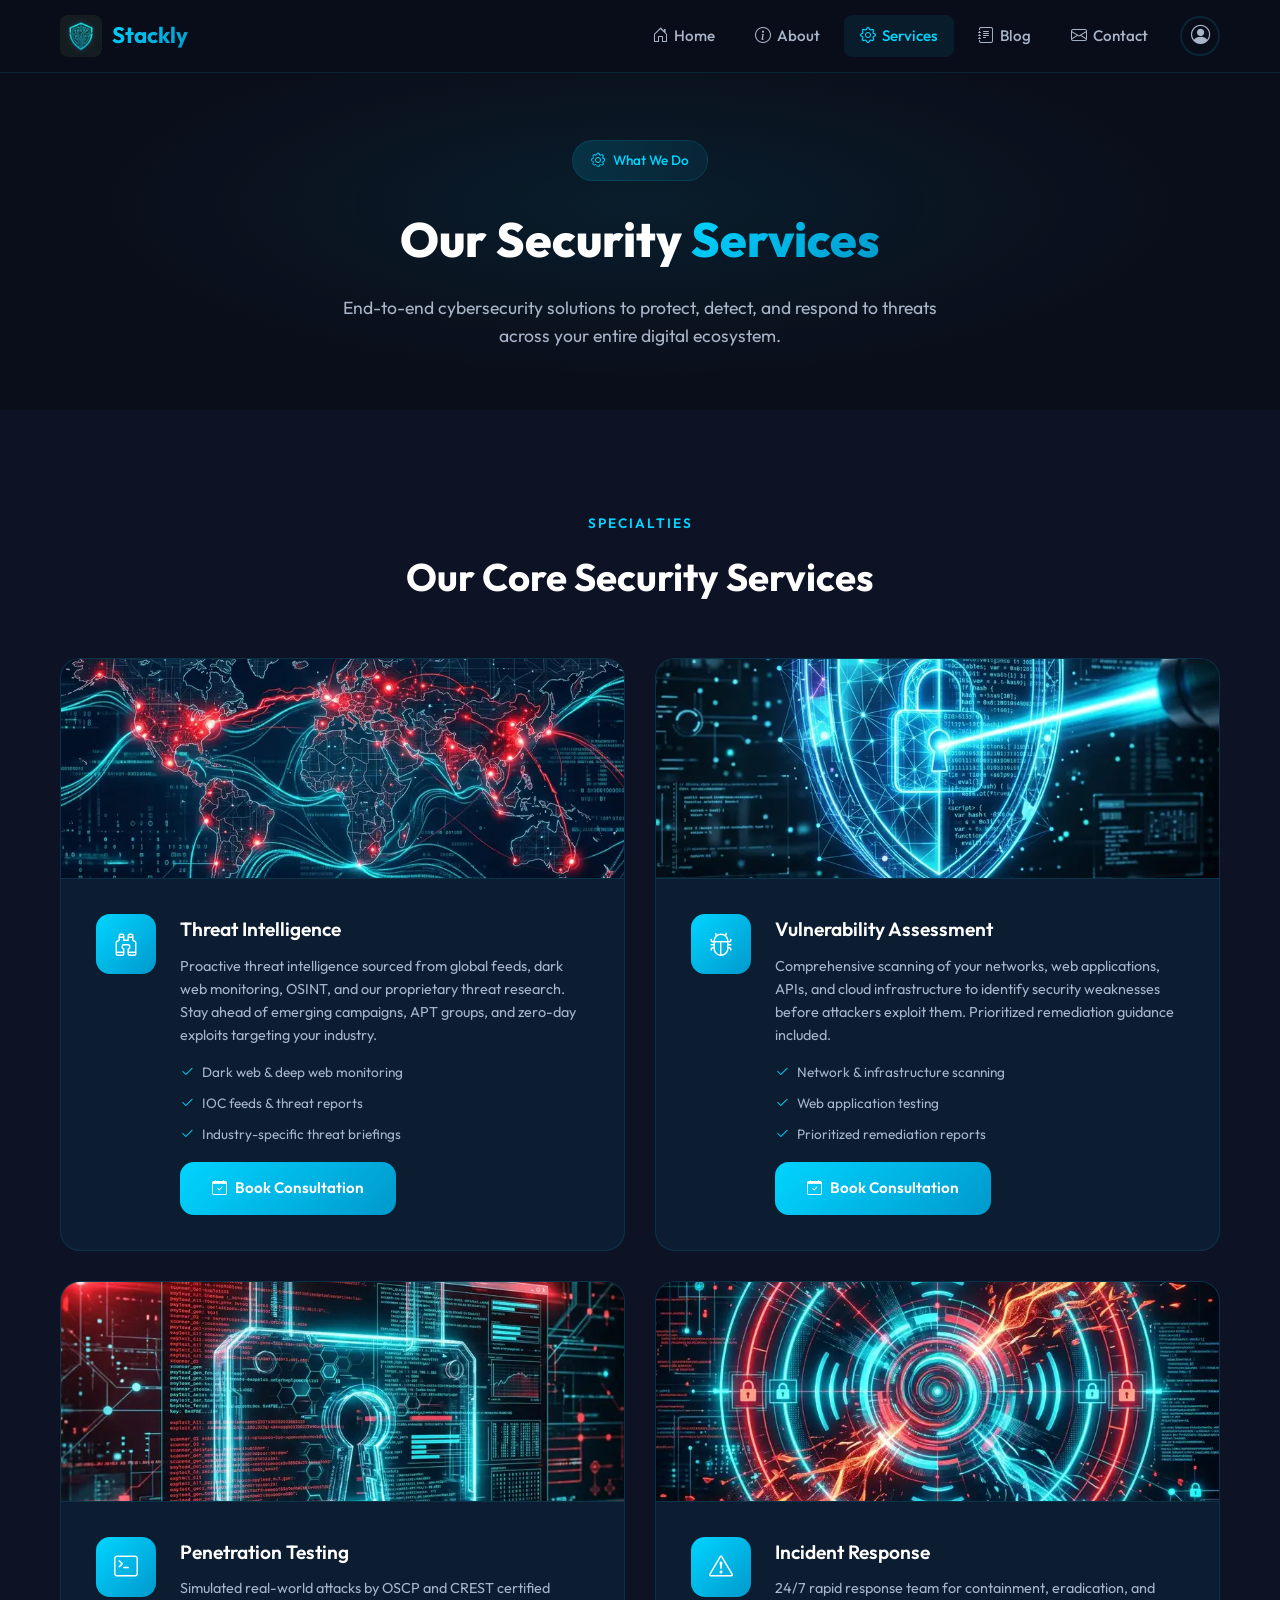
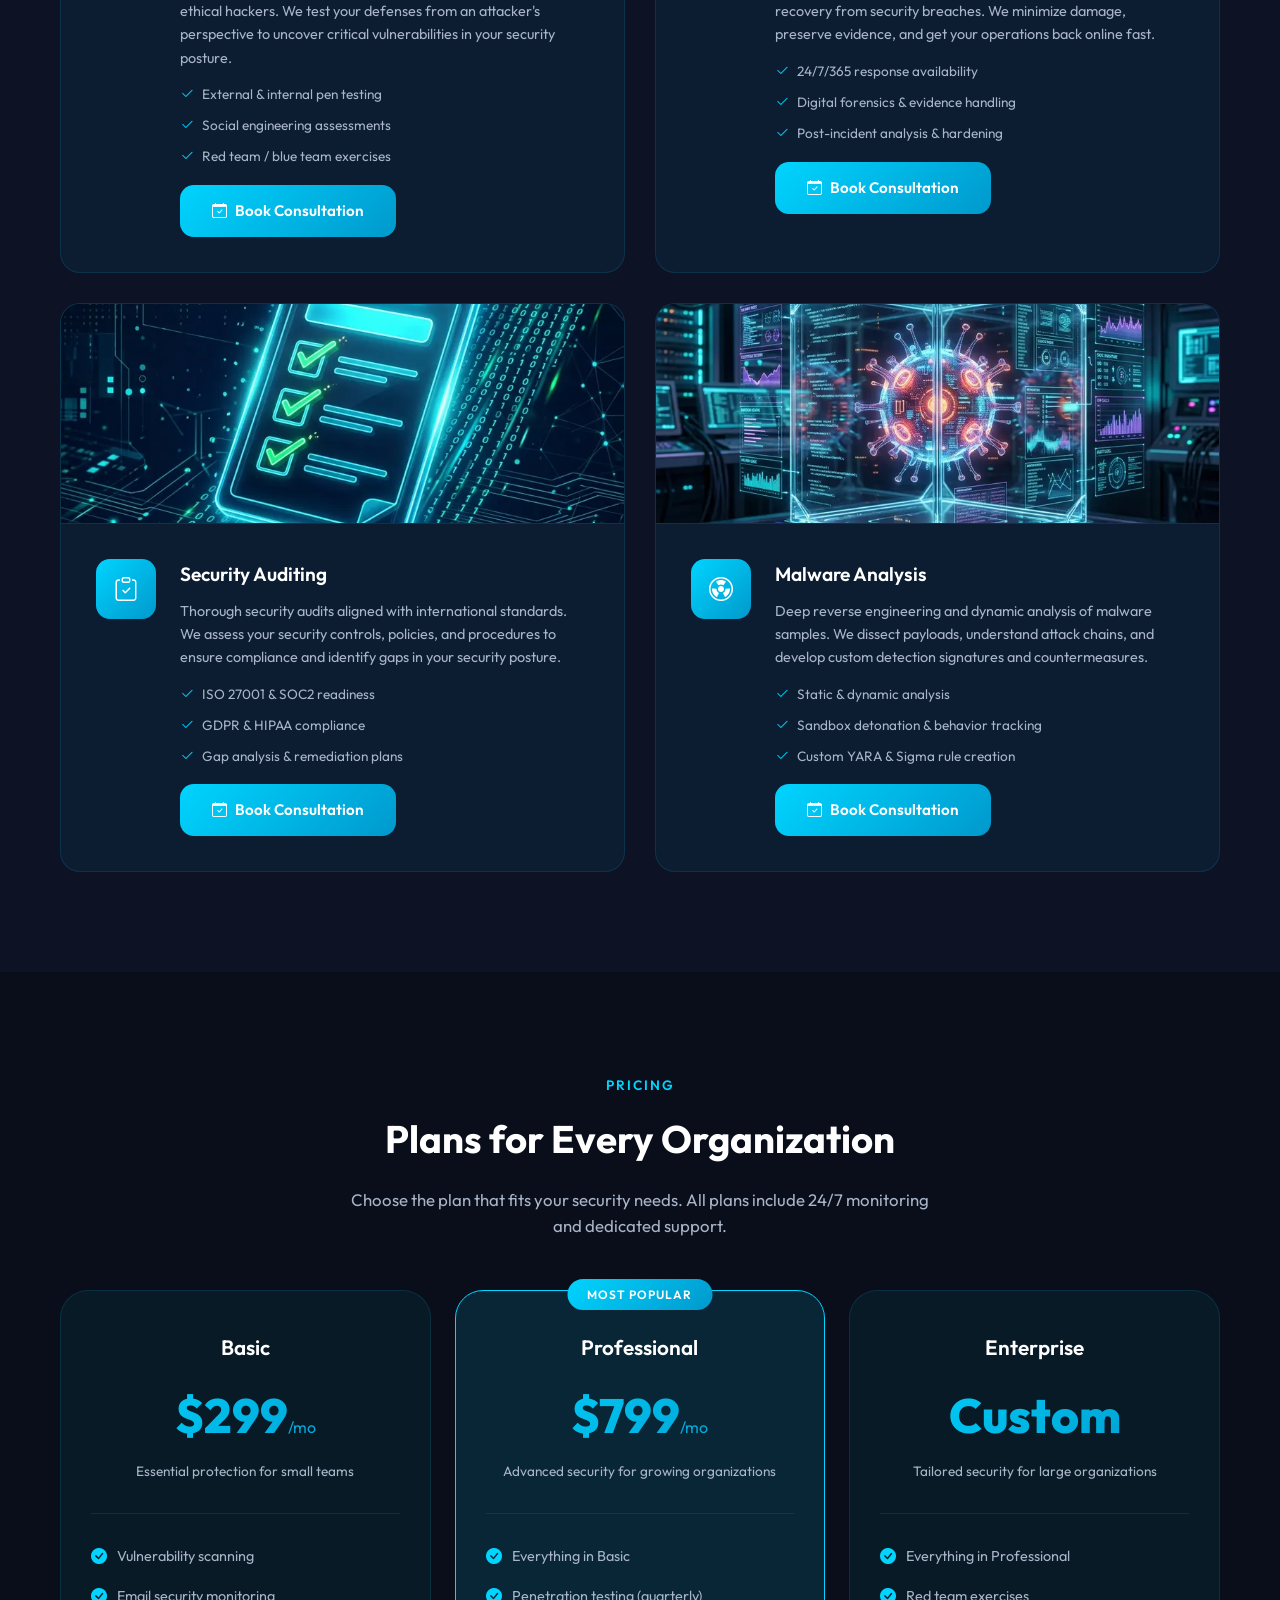
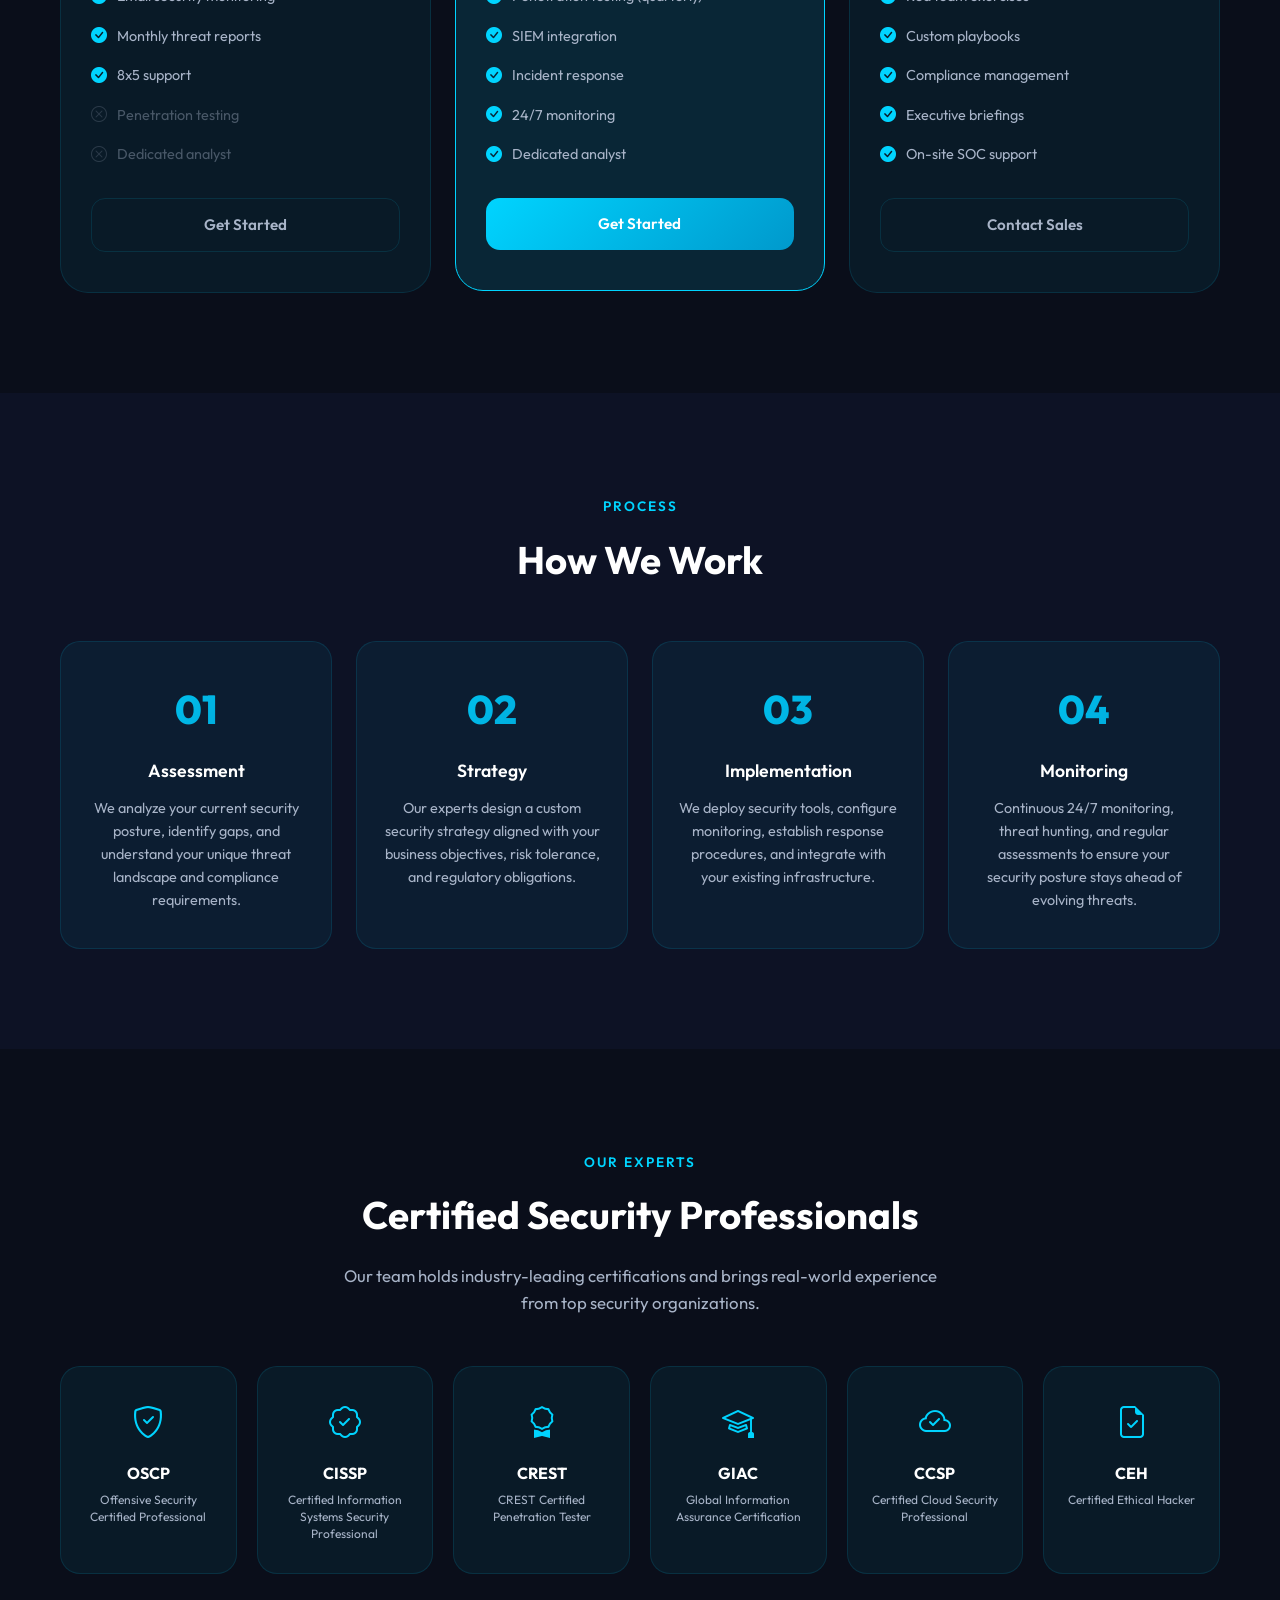
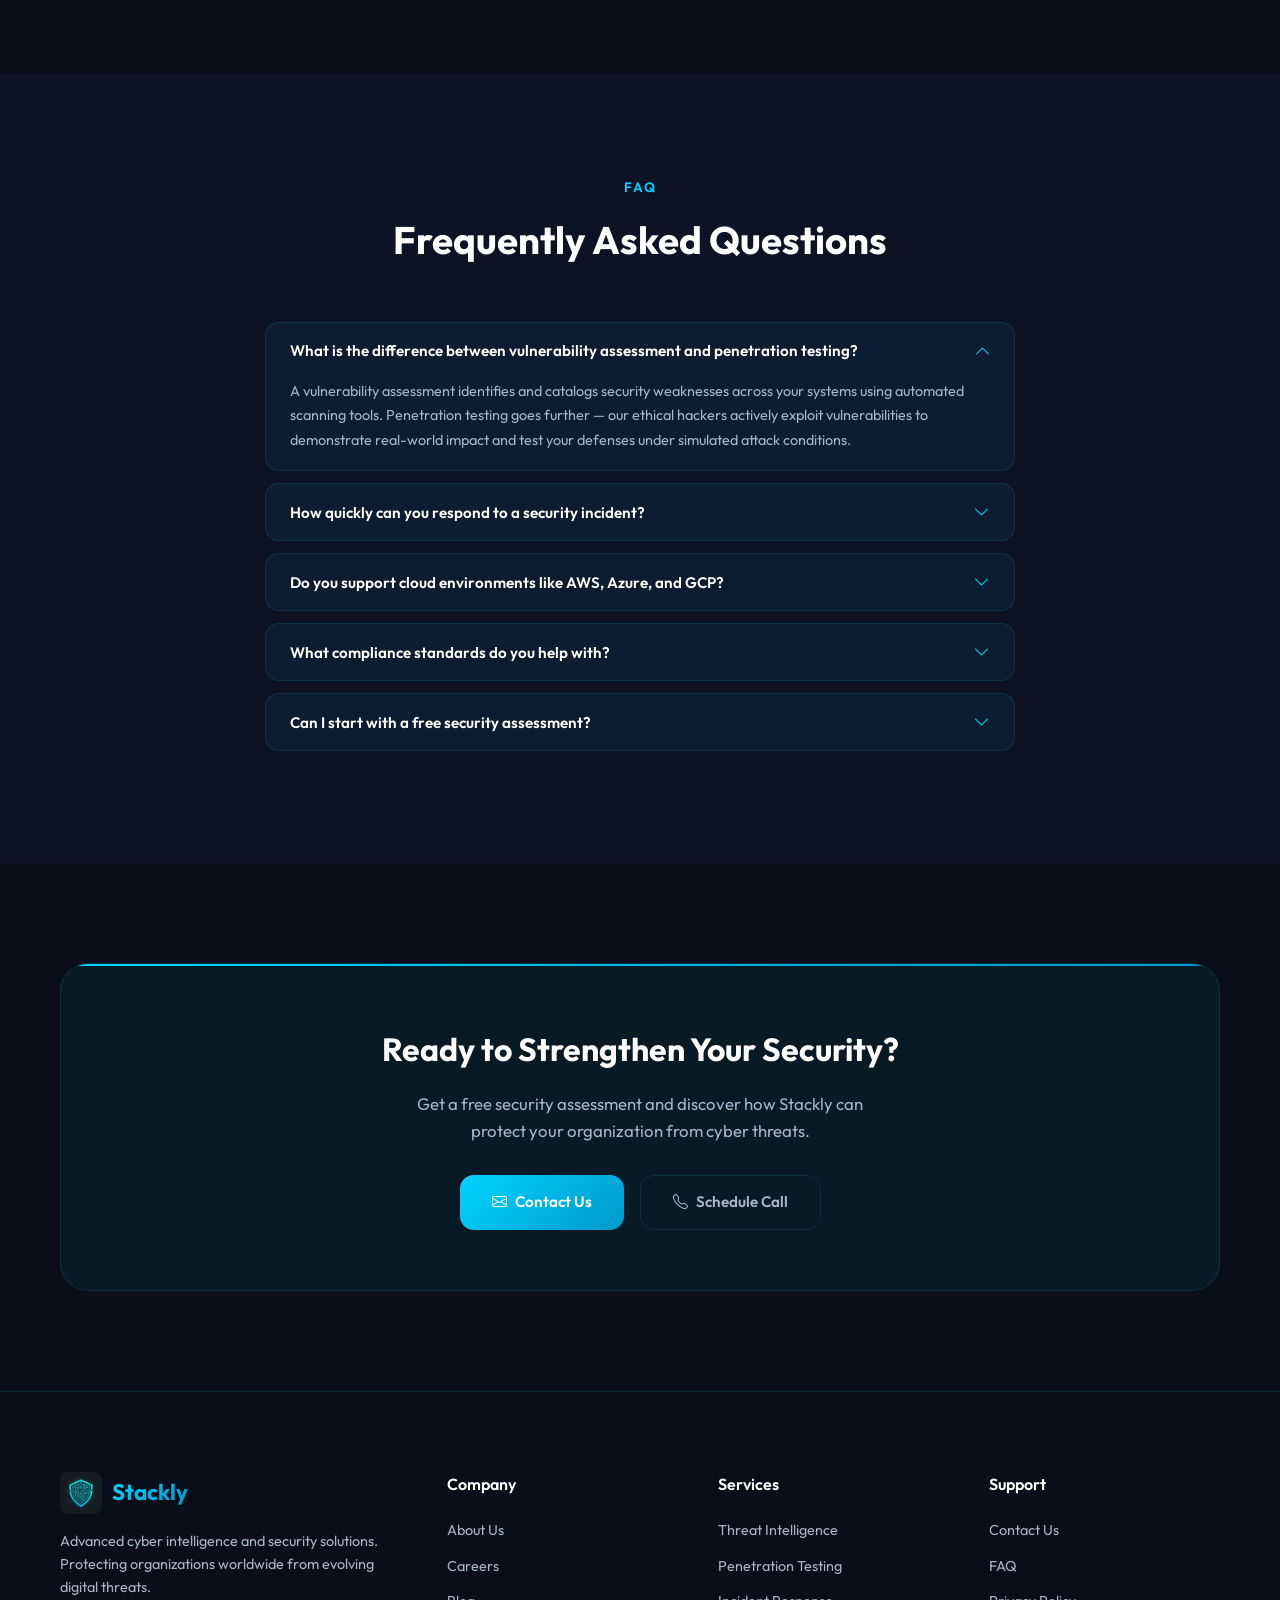
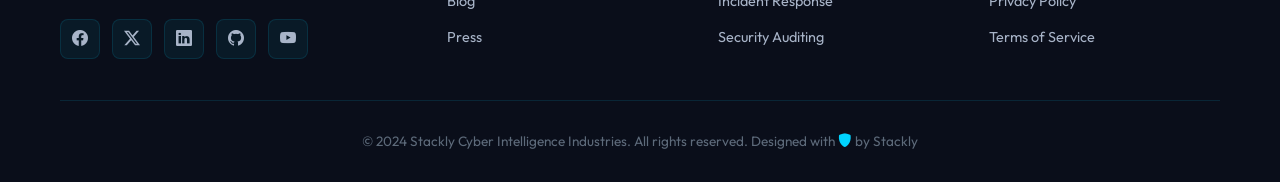
<file: services.html>
<!DOCTYPE html>
<html lang="en">
<head>
  <meta charset="UTF-8">
  <meta name="viewport" content="width=device-width, initial-scale=1.0">
  <meta name="description" content="Stackly cybersecurity services — threat intelligence, penetration testing, incident response, vulnerability assessment, and security auditing.">
  <title>Stackly || Services</title>
  <link href="https://cdn.jsdelivr.net/npm/bootstrap-icons@1.11.3/font/bootstrap-icons.css" rel="stylesheet">
  <link rel="stylesheet" href="style.css">
  <link rel="stylesheet" href="services.css">
</head>
<body>

<!-- ===== NAVBAR ===== -->
<nav class="navbar" id="navbar">
  <div class="container">
    <a href="index.html" class="navbar-brand">
      <img src="logo.webp" alt="Stackly Logo" class="logo-img">
      <span class="brand-text">Stackly</span>
    </a>
    <ul class="nav-links" id="navLinks">
      <li><a href="index.html"><i class="bi bi-house-door"></i> Home</a></li>
      <li><a href="about.html"><i class="bi bi-info-circle"></i> About</a></li>
      <li><a href="services.html" class="active"><i class="bi bi-gear"></i> Services</a></li>
      <li><a href="blog.html"><i class="bi bi-journal-text"></i> Blog</a></li>
      <li><a href="contact.html"><i class="bi bi-envelope"></i> Contact</a></li>
      <li class="profile-dropdown">
        <button class="profile-btn" onclick="toggleDropdown()" aria-label="Profile menu"><i class="bi bi-person-circle"></i></button>
        <div class="dropdown-menu" id="profileDropdown">
          <a href="login.html"><i class="bi bi-box-arrow-in-right"></i> Login</a>
          <a href="register.html"><i class="bi bi-person-plus"></i> Register</a>
        </div>
      </li>
    </ul>
    <button class="hamburger" onclick="toggleMenu()" aria-label="Toggle navigation"><span></span><span></span><span></span></button>
  </div>
</nav>
<div class="nav-overlay" id="navOverlay"></div>

<!-- ===== SECTION 1: PAGE HERO ===== -->
<section class="page-hero">
  <div class="container">
    <div class="hero-badge" style="margin-bottom:20px;">
      <i class="bi bi-gear"></i> What We Do
    </div>
    <h1>Our Security <span style="background:var(--gradient);-webkit-background-clip:text;-webkit-text-fill-color:transparent;background-clip:text;">Services</span></h1>
    <p>End-to-end cybersecurity solutions to protect, detect, and respond to threats across your entire digital ecosystem.</p>
  </div>
</section>

<!-- ===== SECTION 2: SERVICE SPECIALTIES ===== -->
<section class="svc-specialties" id="specialties">
  <div class="container">
    <div class="section-header fade-up">
      <div class="section-subtitle">Specialties</div>
      <h2 class="section-title">Our Core Security Services</h2>
    </div>
    <div class="svc-detail-grid">
      <div class="svc-detail-card fade-up">
        <img src="svc-threat.webp" alt="Threat Intelligence" class="svc-image">
        <div class="svc-detail-content">
          <div class="svc-detail-icon"><i class="bi bi-binoculars"></i></div>
          <div class="svc-detail-body">
            <h3>Threat Intelligence</h3>
            <p>Proactive threat intelligence sourced from global feeds, dark web monitoring, OSINT, and our proprietary threat research. Stay ahead of emerging campaigns, APT groups, and zero-day exploits targeting your industry.</p>
            <ul class="svc-features">
              <li><i class="bi bi-check2"></i> Dark web & deep web monitoring</li>
              <li><i class="bi bi-check2"></i> IOC feeds & threat reports</li>
              <li><i class="bi bi-check2"></i> Industry-specific threat briefings</li>
            </ul>
            <a href="error.html" class="btn-primary" style="margin-top:16px;"><i class="bi bi-calendar-check"></i> Book Consultation</a>
          </div>
        </div>
      </div>
      <div class="svc-detail-card fade-up">
        <img src="svc-vuln.webp" alt="Vulnerability Assessment" class="svc-image">
        <div class="svc-detail-content">
          <div class="svc-detail-icon"><i class="bi bi-bug"></i></div>
          <div class="svc-detail-body">
            <h3>Vulnerability Assessment</h3>
            <p>Comprehensive scanning of your networks, web applications, APIs, and cloud infrastructure to identify security weaknesses before attackers exploit them. Prioritized remediation guidance included.</p>
            <ul class="svc-features">
              <li><i class="bi bi-check2"></i> Network & infrastructure scanning</li>
              <li><i class="bi bi-check2"></i> Web application testing</li>
              <li><i class="bi bi-check2"></i> Prioritized remediation reports</li>
            </ul>
            <a href="error.html" class="btn-primary" style="margin-top:16px;"><i class="bi bi-calendar-check"></i> Book Consultation</a>
          </div>
        </div>
      </div>
      <div class="svc-detail-card fade-up">
        <img src="svc-pentest.webp" alt="Penetration Testing" class="svc-image">
        <div class="svc-detail-content">
          <div class="svc-detail-icon"><i class="bi bi-terminal"></i></div>
          <div class="svc-detail-body">
            <h3>Penetration Testing</h3>
            <p>Simulated real-world attacks by OSCP and CREST certified ethical hackers. We test your defenses from an attacker's perspective to uncover critical vulnerabilities in your security posture.</p>
            <ul class="svc-features">
              <li><i class="bi bi-check2"></i> External & internal pen testing</li>
              <li><i class="bi bi-check2"></i> Social engineering assessments</li>
              <li><i class="bi bi-check2"></i> Red team / blue team exercises</li>
            </ul>
            <a href="error.html" class="btn-primary" style="margin-top:16px;"><i class="bi bi-calendar-check"></i> Book Consultation</a>
          </div>
        </div>
      </div>
      <div class="svc-detail-card fade-up">
        <img src="svc-ir.webp" alt="Incident Response" class="svc-image">
        <div class="svc-detail-content">
          <div class="svc-detail-icon"><i class="bi bi-exclamation-triangle"></i></div>
          <div class="svc-detail-body">
            <h3>Incident Response</h3>
            <p>24/7 rapid response team for containment, eradication, and recovery from security breaches. We minimize damage, preserve evidence, and get your operations back online fast.</p>
            <ul class="svc-features">
              <li><i class="bi bi-check2"></i> 24/7/365 response availability</li>
              <li><i class="bi bi-check2"></i> Digital forensics & evidence handling</li>
              <li><i class="bi bi-check2"></i> Post-incident analysis & hardening</li>
            </ul>
            <a href="error.html" class="btn-primary" style="margin-top:16px;"><i class="bi bi-calendar-check"></i> Book Consultation</a>
          </div>
        </div>
      </div>
      <div class="svc-detail-card fade-up">
        <img src="svc-audit.webp" alt="Security Auditing" class="svc-image">
        <div class="svc-detail-content">
          <div class="svc-detail-icon"><i class="bi bi-clipboard-check"></i></div>
          <div class="svc-detail-body">
            <h3>Security Auditing</h3>
            <p>Thorough security audits aligned with international standards. We assess your security controls, policies, and procedures to ensure compliance and identify gaps in your security posture.</p>
            <ul class="svc-features">
              <li><i class="bi bi-check2"></i> ISO 27001 & SOC2 readiness</li>
              <li><i class="bi bi-check2"></i> GDPR & HIPAA compliance</li>
              <li><i class="bi bi-check2"></i> Gap analysis & remediation plans</li>
            </ul>
            <a href="error.html" class="btn-primary" style="margin-top:16px;"><i class="bi bi-calendar-check"></i> Book Consultation</a>
          </div>
        </div>
      </div>
      <div class="svc-detail-card fade-up">
        <img src="svc-malware.webp" alt="Malware Analysis" class="svc-image">
        <div class="svc-detail-content">
          <div class="svc-detail-icon"><i class="bi bi-radioactive"></i></div>
          <div class="svc-detail-body">
            <h3>Malware Analysis</h3>
            <p>Deep reverse engineering and dynamic analysis of malware samples. We dissect payloads, understand attack chains, and develop custom detection signatures and countermeasures.</p>
            <ul class="svc-features">
              <li><i class="bi bi-check2"></i> Static & dynamic analysis</li>
              <li><i class="bi bi-check2"></i> Sandbox detonation & behavior tracking</li>
              <li><i class="bi bi-check2"></i> Custom YARA & Sigma rule creation</li>
            </ul>
            <a href="error.html" class="btn-primary" style="margin-top:16px;"><i class="bi bi-calendar-check"></i> Book Consultation</a>
          </div>
        </div>
      </div>
    </div>
  </div>
</section>

<!-- ===== SECTION 3: PRICING ===== -->
<section class="svc-pricing" id="pricing">
  <div class="container">
    <div class="section-header fade-up">
      <div class="section-subtitle">Pricing</div>
      <h2 class="section-title">Plans for Every Organization</h2>
      <p class="section-desc">Choose the plan that fits your security needs. All plans include 24/7 monitoring and dedicated support.</p>
    </div>
    <div class="pricing-grid">
      <div class="pricing-card fade-up">
        <div class="pricing-header">
          <h3>Basic</h3>
          <div class="pricing-price">$299<span>/mo</span></div>
          <p>Essential protection for small teams</p>
        </div>
        <ul class="pricing-features">
          <li><i class="bi bi-check-circle-fill"></i> Vulnerability scanning</li>
          <li><i class="bi bi-check-circle-fill"></i> Email security monitoring</li>
          <li><i class="bi bi-check-circle-fill"></i> Monthly threat reports</li>
          <li><i class="bi bi-check-circle-fill"></i> 8x5 support</li>
          <li class="disabled"><i class="bi bi-x-circle"></i> Penetration testing</li>
          <li class="disabled"><i class="bi bi-x-circle"></i> Dedicated analyst</li>
        </ul>
        <a href="error.html" class="btn-secondary" style="width:100%;justify-content:center;">Get Started</a>
      </div>
      <div class="pricing-card featured fade-up">
        <div class="pricing-badge">Most Popular</div>
        <div class="pricing-header">
          <h3>Professional</h3>
          <div class="pricing-price">$799<span>/mo</span></div>
          <p>Advanced security for growing organizations</p>
        </div>
        <ul class="pricing-features">
          <li><i class="bi bi-check-circle-fill"></i> Everything in Basic</li>
          <li><i class="bi bi-check-circle-fill"></i> Penetration testing (quarterly)</li>
          <li><i class="bi bi-check-circle-fill"></i> SIEM integration</li>
          <li><i class="bi bi-check-circle-fill"></i> Incident response</li>
          <li><i class="bi bi-check-circle-fill"></i> 24/7 monitoring</li>
          <li><i class="bi bi-check-circle-fill"></i> Dedicated analyst</li>
        </ul>
        <a href="error.html" class="btn-primary" style="width:100%;justify-content:center;">Get Started</a>
      </div>
      <div class="pricing-card fade-up">
        <div class="pricing-header">
          <h3>Enterprise</h3>
          <div class="pricing-price">Custom</div>
          <p>Tailored security for large organizations</p>
        </div>
        <ul class="pricing-features">
          <li><i class="bi bi-check-circle-fill"></i> Everything in Professional</li>
          <li><i class="bi bi-check-circle-fill"></i> Red team exercises</li>
          <li><i class="bi bi-check-circle-fill"></i> Custom playbooks</li>
          <li><i class="bi bi-check-circle-fill"></i> Compliance management</li>
          <li><i class="bi bi-check-circle-fill"></i> Executive briefings</li>
          <li><i class="bi bi-check-circle-fill"></i> On-site SOC support</li>
        </ul>
        <a href="contact.html" class="btn-secondary" style="width:100%;justify-content:center;">Contact Sales</a>
      </div>
    </div>
  </div>
</section>

<!-- ===== SECTION 4: HOW IT WORKS ===== -->
<section class="svc-process" id="process">
  <div class="container">
    <div class="section-header fade-up">
      <div class="section-subtitle">Process</div>
      <h2 class="section-title">How We Work</h2>
    </div>
    <div class="process-grid">
      <div class="process-card fade-up">
        <div class="process-number">01</div>
        <h4>Assessment</h4>
        <p>We analyze your current security posture, identify gaps, and understand your unique threat landscape and compliance requirements.</p>
      </div>
      <div class="process-card fade-up">
        <div class="process-number">02</div>
        <h4>Strategy</h4>
        <p>Our experts design a custom security strategy aligned with your business objectives, risk tolerance, and regulatory obligations.</p>
      </div>
      <div class="process-card fade-up">
        <div class="process-number">03</div>
        <h4>Implementation</h4>
        <p>We deploy security tools, configure monitoring, establish response procedures, and integrate with your existing infrastructure.</p>
      </div>
      <div class="process-card fade-up">
        <div class="process-number">04</div>
        <h4>Monitoring</h4>
        <p>Continuous 24/7 monitoring, threat hunting, and regular assessments to ensure your security posture stays ahead of evolving threats.</p>
      </div>
    </div>
  </div>
</section>

<!-- ===== SECTION 5: TEAM HIGHLIGHT ===== -->
<section class="svc-experts" id="experts">
  <div class="container">
    <div class="section-header fade-up">
      <div class="section-subtitle">Our Experts</div>
      <h2 class="section-title">Certified Security Professionals</h2>
      <p class="section-desc">Our team holds industry-leading certifications and brings real-world experience from top security organizations.</p>
    </div>
    <div class="cert-grid">
      <div class="cert-card fade-up">
        <i class="bi bi-shield-check"></i>
        <h4>OSCP</h4>
        <p>Offensive Security Certified Professional</p>
      </div>
      <div class="cert-card fade-up">
        <i class="bi bi-patch-check"></i>
        <h4>CISSP</h4>
        <p>Certified Information Systems Security Professional</p>
      </div>
      <div class="cert-card fade-up">
        <i class="bi bi-award"></i>
        <h4>CREST</h4>
        <p>CREST Certified Penetration Tester</p>
      </div>
      <div class="cert-card fade-up">
        <i class="bi bi-mortarboard"></i>
        <h4>GIAC</h4>
        <p>Global Information Assurance Certification</p>
      </div>
      <div class="cert-card fade-up">
        <i class="bi bi-cloud-check"></i>
        <h4>CCSP</h4>
        <p>Certified Cloud Security Professional</p>
      </div>
      <div class="cert-card fade-up">
        <i class="bi bi-file-earmark-check"></i>
        <h4>CEH</h4>
        <p>Certified Ethical Hacker</p>
      </div>
    </div>
  </div>
</section>

<!-- ===== SECTION 6: FAQ ===== -->
<section class="svc-faq" id="faq">
  <div class="container">
    <div class="section-header fade-up">
      <div class="section-subtitle">FAQ</div>
      <h2 class="section-title">Frequently Asked Questions</h2>
    </div>
    <div class="faq-list">
      <div class="faq-item active fade-up">
        <button class="faq-question" onclick="toggleFaq(this)">
          <span>What is the difference between vulnerability assessment and penetration testing?</span>
          <i class="bi bi-chevron-down"></i>
        </button>
        <div class="faq-answer">
          <p>A vulnerability assessment identifies and catalogs security weaknesses across your systems using automated scanning tools. Penetration testing goes further — our ethical hackers actively exploit vulnerabilities to demonstrate real-world impact and test your defenses under simulated attack conditions.</p>
        </div>
      </div>
      <div class="faq-item fade-up">
        <button class="faq-question" onclick="toggleFaq(this)">
          <span>How quickly can you respond to a security incident?</span>
          <i class="bi bi-chevron-down"></i>
        </button>
        <div class="faq-answer">
          <p>Our incident response team is available 24/7/365. For clients on Professional and Enterprise plans, we guarantee initial response within 15 minutes of alert escalation. Our average time to containment is under 4 hours for critical incidents.</p>
        </div>
      </div>
      <div class="faq-item fade-up">
        <button class="faq-question" onclick="toggleFaq(this)">
          <span>Do you support cloud environments like AWS, Azure, and GCP?</span>
          <i class="bi bi-chevron-down"></i>
        </button>
        <div class="faq-answer">
          <p>Yes! We have deep expertise in all major cloud platforms including AWS, Microsoft Azure, Google Cloud Platform, and multi-cloud environments. Our tools integrate natively with cloud-native security services and provide unified visibility across hybrid deployments.</p>
        </div>
      </div>
      <div class="faq-item fade-up">
        <button class="faq-question" onclick="toggleFaq(this)">
          <span>What compliance standards do you help with?</span>
          <i class="bi bi-chevron-down"></i>
        </button>
        <div class="faq-answer">
          <p>We support compliance with ISO 27001, SOC2 Type I & II, GDPR, HIPAA, PCI DSS, NIST CSF, FedRAMP, and many industry-specific regulations. Our auditors can assess your current posture and provide a clear roadmap to full compliance.</p>
        </div>
      </div>
      <div class="faq-item fade-up">
        <button class="faq-question" onclick="toggleFaq(this)">
          <span>Can I start with a free security assessment?</span>
          <i class="bi bi-chevron-down"></i>
        </button>
        <div class="faq-answer">
          <p>Absolutely! We offer a complimentary initial security assessment for new clients. This includes an external attack surface analysis, high-level risk evaluation, and a consultation call with one of our security advisors to discuss findings and recommendations.</p>
        </div>
      </div>
    </div>
  </div>
</section>

<!-- ===== SECTION 7: CTA ===== -->
<section class="svc-cta" id="svc-cta">
  <div class="container">
    <div class="cta-card fade-up" style="text-align:center;padding:60px 40px;background:var(--bg-card);border:1px solid var(--border-color);border-radius:var(--radius-xl);position:relative;overflow:hidden;">
      <div style="position:absolute;top:0;left:0;right:0;height:2px;background:var(--gradient);"></div>
      <h2 style="font-size:2rem;font-weight:700;margin-bottom:16px;">Ready to Strengthen Your Security?</h2>
      <p style="color:var(--text-secondary);font-size:1.05rem;max-width:500px;margin:0 auto 30px;">Get a free security assessment and discover how Stackly can protect your organization from cyber threats.</p>
      <div class="hero-buttons" style="justify-content:center;">
        <a href="contact.html" class="btn-primary"><i class="bi bi-envelope"></i> Contact Us</a>
        <a href="error.html" class="btn-secondary"><i class="bi bi-telephone"></i> Schedule Call</a>
      </div>
    </div>
  </div>
</section>

<!-- ===== FOOTER ===== -->
<footer class="footer" id="footer">
  <div class="container">
    <div class="footer-grid">
      <div class="footer-brand">
        <a href="index.html" class="navbar-brand">
          <img src="logo.webp" alt="Stackly Logo" class="logo-img">
          <span class="brand-text">Stackly</span>
        </a>
        <p>Advanced cyber intelligence and security solutions. Protecting organizations worldwide from evolving digital threats.</p>
        <div class="footer-socials">
          <a href="error.html" aria-label="Facebook"><i class="bi bi-facebook"></i></a>
          <a href="error.html" aria-label="Twitter"><i class="bi bi-twitter-x"></i></a>
          <a href="error.html" aria-label="LinkedIn"><i class="bi bi-linkedin"></i></a>
          <a href="https://github.com/lingalamanasa/Cyber-Intilegence" target="_blank" rel="noopener noreferrer" aria-label="GitHub"><i class="bi bi-github"></i></a>
          <a href="error.html" aria-label="YouTube"><i class="bi bi-youtube"></i></a>
        </div>
      </div>
      <div class="footer-column">
        <h4>Company</h4>
        <ul>
          <li><a href="about.html">About Us</a></li>
          <li><a href="error.html">Careers</a></li>
          <li><a href="blog.html">Blog</a></li>
          <li><a href="error.html">Press</a></li>
        </ul>
      </div>
      <div class="footer-column">
        <h4>Services</h4>
        <ul>
          <li><a href="services.html">Threat Intelligence</a></li>
          <li><a href="services.html">Penetration Testing</a></li>
          <li><a href="services.html">Incident Response</a></li>
          <li><a href="services.html">Security Auditing</a></li>
        </ul>
      </div>
      <div class="footer-column">
        <h4>Support</h4>
        <ul>
          <li><a href="contact.html">Contact Us</a></li>
          <li><a href="error.html">FAQ</a></li>
          <li><a href="error.html">Privacy Policy</a></li>
          <li><a href="error.html">Terms of Service</a></li>
        </ul>
      </div>
    </div>
    <div class="footer-bottom">
      <p>&copy; 2024 Stackly Cyber Intelligence Industries. All rights reserved. Designed with <i class="bi bi-shield-fill" style="color:var(--accent)"></i> by Stackly</p>
    </div>
  </div>
</footer>

<script src="main.js"></script>
</body>
</html>
</file>
<file: style.css>
/* ===== STACKLY CYBER INTELLIGENCE - GLOBAL DESIGN SYSTEM ===== */
@import url('https://fonts.googleapis.com/css2?family=Outfit:wght@300;400;500;600;700;800&display=swap');

:root {
  --bg-primary: #0a0e1a;
  --bg-secondary: #0d1225;
  --bg-tertiary: #131a2e;
  --bg-card: rgba(0, 212, 255, 0.06);
  --bg-card-hover: rgba(0, 212, 255, 0.12);
  --accent: #00d4ff;
  --accent-hover: #33ddff;
  --accent-secondary: #0099cc;
  --accent-glow: rgba(0, 212, 255, 0.3);
  --text-primary: #ffffff;
  --text-secondary: #a8b4c8;
  --text-muted: #5d6a7a;
  --gradient: linear-gradient(135deg, #00d4ff, #0099cc);
  --gradient-soft: linear-gradient(135deg, rgba(0,212,255,0.15), rgba(0,153,204,0.08));
  --border-color: rgba(0, 212, 255, 0.12);
  --border-glow: rgba(0, 212, 255, 0.25);
  --shadow-card: 0 8px 32px rgba(0, 0, 0, 0.4);
  --shadow-hover: 0 16px 48px rgba(0, 212, 255, 0.15);
  --radius-sm: 8px;
  --radius-md: 14px;
  --radius-lg: 20px;
  --radius-xl: 28px;
  --transition: all 0.3s cubic-bezier(0.25, 0.46, 0.45, 0.94);
  --font: 'Outfit', system-ui, -apple-system, sans-serif;
}

* {
  margin: 0;
  padding: 0;
  box-sizing: border-box;
}

html {
  scroll-behavior: smooth;
}

body {
  font-family: var(--font);
  background: var(--bg-primary);
  color: var(--text-primary);
  line-height: 1.6;
  overflow-x: hidden;
}

a {
  text-decoration: none;
  color: inherit;
  transition: var(--transition);
}

img {
  max-width: 100%;
  height: auto;
  display: block;
}

.container {
  max-width: 1200px;
  margin: 0 auto;
  padding: 0 20px;
}

/* ===== NAVBAR ===== */
.navbar {
  position: fixed;
  top: 0;
  left: 0;
  right: 0;
  z-index: 1000;
  padding: 15px 0;
  background: rgba(10, 14, 26, 0.85);
  backdrop-filter: blur(20px);
  -webkit-backdrop-filter: blur(20px);
  border-bottom: 1px solid var(--border-color);
  transition: var(--transition);
}

.navbar.scrolled {
  padding: 10px 0;
  background: rgba(10, 14, 26, 0.95);
}

.navbar .container {
  display: flex;
  align-items: center;
  justify-content: space-between;
}

.navbar-brand {
  display: flex;
  align-items: center;
  gap: 10px;
}

.logo-img {
  height: 42px;
  width: auto;
  border-radius: 8px;
}

.brand-text {
  font-size: 1.4rem;
  font-weight: 700;
  background: var(--gradient);
  -webkit-background-clip: text;
  -webkit-text-fill-color: transparent;
  background-clip: text;
}

.nav-links {
  display: flex;
  align-items: center;
  gap: 8px;
  list-style: none;
}

.nav-links a {
  padding: 8px 16px;
  border-radius: var(--radius-sm);
  color: var(--text-secondary);
  font-size: 0.95rem;
  font-weight: 500;
  display: flex;
  align-items: center;
  gap: 6px;
  transition: var(--transition);
}

.nav-links a:hover,
.nav-links a.active {
  color: var(--accent);
  background: rgba(0, 212, 255, 0.08);
}

.nav-links a i {
  font-size: 1rem;
}

/* Profile Dropdown */
.profile-dropdown {
  position: relative;
  margin-left: 8px;
}

.profile-btn {
  background: none;
  border: 2px solid var(--border-color);
  border-radius: 50%;
  width: 40px;
  height: 40px;
  display: flex;
  align-items: center;
  justify-content: center;
  cursor: pointer;
  color: var(--text-secondary);
  font-size: 1.2rem;
  transition: var(--transition);
}

.profile-btn:hover {
  border-color: var(--accent);
  color: var(--accent);
}

.dropdown-menu {
  position: absolute;
  top: calc(100% + 10px);
  right: 0;
  min-width: 180px;
  background: var(--bg-tertiary);
  border: 1px solid var(--border-color);
  border-radius: var(--radius-md);
  padding: 8px;
  opacity: 0;
  visibility: hidden;
  transform: translateY(-10px);
  transition: var(--transition);
  box-shadow: var(--shadow-card);
}

.dropdown-menu.show {
  opacity: 1;
  visibility: visible;
  transform: translateY(0);
}

.dropdown-menu a {
  display: flex;
  align-items: center;
  gap: 10px;
  padding: 10px 14px;
  border-radius: var(--radius-sm);
  color: var(--text-secondary);
  font-size: 0.9rem;
}

.dropdown-menu a:hover {
  background: rgba(0, 212, 255, 0.1);
  color: var(--accent);
}

/* Hamburger */
.hamburger {
  display: none;
  flex-direction: column;
  gap: 5px;
  cursor: pointer;
  background: none;
  border: none;
  padding: 5px;
}

.hamburger span {
  width: 24px;
  height: 2px;
  background: var(--text-secondary);
  border-radius: 2px;
  transition: var(--transition);
}

.hamburger.active span:nth-child(1) {
  transform: rotate(45deg) translate(5px, 5px);
}

.hamburger.active span:nth-child(2) {
  opacity: 0;
}

.hamburger.active span:nth-child(3) {
  transform: rotate(-45deg) translate(5px, -5px);
}

/* Nav Overlay */
.nav-overlay {
  display: none;
  position: fixed;
  top: 0;
  left: 0;
  right: 0;
  bottom: 0;
  background: rgba(0, 0, 0, 0.5);
  z-index: 998;
}

.nav-overlay.active {
  display: block;
}

/* ===== HERO SECTION ===== */
.hero-section {
  min-height: 100vh;
  display: flex;
  align-items: center;
  padding: 120px 0 80px;
  background: radial-gradient(ellipse at 20% 50%, rgba(0, 212, 255, 0.08) 0%, transparent 60%),
              radial-gradient(ellipse at 80% 20%, rgba(0, 153, 204, 0.06) 0%, transparent 50%),
              var(--bg-primary);
  position: relative;
  overflow: hidden;
}

.hero-section::before {
  content: '';
  position: absolute;
  top: -50%;
  right: -20%;
  width: 600px;
  height: 600px;
  background: radial-gradient(circle, rgba(0, 212, 255, 0.06), transparent 70%);
  border-radius: 50%;
  animation: float 8s ease-in-out infinite;
}

@keyframes float {
  0%, 100% { transform: translateY(0) rotate(0deg); }
  50% { transform: translateY(-30px) rotate(5deg); }
}

.hero-grid {
  display: grid;
  grid-template-columns: 1fr 1fr;
  gap: 60px;
  align-items: center;
}

.hero-content {
  position: relative;
  z-index: 2;
}

.hero-badge {
  display: inline-flex;
  align-items: center;
  gap: 8px;
  padding: 8px 18px;
  background: var(--gradient-soft);
  border: 1px solid var(--border-color);
  border-radius: 50px;
  font-size: 0.85rem;
  color: var(--accent);
  margin-bottom: 24px;
  font-weight: 500;
}

.hero-badge i {
  font-size: 0.9rem;
}

.hero-title {
  font-size: 3.5rem;
  font-weight: 800;
  line-height: 1.1;
  margin-bottom: 20px;
}

.hero-title span {
  background: var(--gradient);
  -webkit-background-clip: text;
  -webkit-text-fill-color: transparent;
  background-clip: text;
}

.hero-text {
  font-size: 1.1rem;
  color: var(--text-secondary);
  max-width: 480px;
  margin-bottom: 36px;
  line-height: 1.7;
}

.hero-buttons {
  display: flex;
  gap: 16px;
  flex-wrap: wrap;
}

.hero-image {
  position: relative;
  z-index: 2;
}

.hero-image img {
  width: 100%;
  border-radius: var(--radius-xl);
  box-shadow: 0 30px 60px rgba(0, 0, 0, 0.5);
  animation: heroFloat 6s ease-in-out infinite;
}

@keyframes heroFloat {
  0%, 100% { transform: translateY(0); }
  50% { transform: translateY(-15px); }
}

/* ===== BUTTONS ===== */
.btn-primary {
  display: inline-flex;
  align-items: center;
  gap: 8px;
  padding: 14px 32px;
  background: var(--gradient);
  color: #fff;
  font-size: 0.95rem;
  font-weight: 600;
  border-radius: var(--radius-md);
  border: none;
  cursor: pointer;
  transition: var(--transition);
  font-family: var(--font);
}

.btn-primary:hover {
  transform: translateY(-2px);
  box-shadow: 0 10px 30px rgba(0, 212, 255, 0.3);
}

.btn-secondary {
  display: inline-flex;
  align-items: center;
  gap: 8px;
  padding: 14px 32px;
  background: transparent;
  color: var(--text-secondary);
  font-size: 0.95rem;
  font-weight: 600;
  border-radius: var(--radius-md);
  border: 1px solid var(--border-color);
  cursor: pointer;
  transition: var(--transition);
  font-family: var(--font);
}

.btn-secondary:hover {
  border-color: var(--accent);
  color: var(--accent);
  background: rgba(0, 212, 255, 0.05);
}

/* ===== STATS SECTION ===== */
.stats-section {
  padding: 80px 0;
  background: var(--bg-secondary);
  border-top: 1px solid var(--border-color);
  border-bottom: 1px solid var(--border-color);
}

.stats-title {
  text-align: center;
  font-size: 2.2rem;
  font-weight: 700;
  margin-bottom: 50px;
}

.stats-title span {
  background: var(--gradient);
  -webkit-background-clip: text;
  -webkit-text-fill-color: transparent;
  background-clip: text;
}

.stats-grid {
  display: grid;
  grid-template-columns: repeat(3, 1fr);
  gap: 30px;
}

.stat-card {
  text-align: center;
  padding: 40px 20px;
  background: var(--bg-card);
  border: 1px solid var(--border-color);
  border-radius: var(--radius-lg);
  transition: var(--transition);
}

.stat-card:hover {
  border-color: var(--border-glow);
  background: var(--bg-card-hover);
  transform: translateY(-5px);
  box-shadow: var(--shadow-hover);
}

.stat-icon {
  font-size: 2.5rem;
  color: var(--accent);
  margin-bottom: 16px;
}

.stat-number {
  font-size: 2.8rem;
  font-weight: 800;
  background: var(--gradient);
  -webkit-background-clip: text;
  -webkit-text-fill-color: transparent;
  background-clip: text;
}

.stat-label {
  font-size: 0.95rem;
  color: var(--text-secondary);
  margin-top: 8px;
}

/* ===== WHY CHOOSE US (TABS) ===== */
.why-section {
  padding: 100px 0;
  background: var(--bg-primary);
}

.section-header {
  text-align: center;
  margin-bottom: 50px;
}

.section-subtitle {
  display: inline-block;
  font-size: 0.85rem;
  font-weight: 600;
  color: var(--accent);
  text-transform: uppercase;
  letter-spacing: 2px;
  margin-bottom: 12px;
}

.section-title {
  font-size: 2.4rem;
  font-weight: 700;
  margin-bottom: 16px;
}

.section-desc {
  font-size: 1.05rem;
  color: var(--text-secondary);
  max-width: 600px;
  margin: 0 auto;
}

.tab-buttons {
  display: flex;
  justify-content: center;
  gap: 12px;
  margin-bottom: 40px;
  flex-wrap: wrap;
}

.tab-btn {
  padding: 12px 28px;
  background: var(--bg-card);
  border: 1px solid var(--border-color);
  border-radius: 50px;
  color: var(--text-secondary);
  font-size: 0.9rem;
  font-weight: 500;
  cursor: pointer;
  transition: var(--transition);
  font-family: var(--font);
}

.tab-btn:hover {
  border-color: var(--accent);
  color: var(--accent);
}

.tab-btn.active {
  background: var(--gradient);
  color: #fff;
  border-color: transparent;
}

.tab-content {
  display: none;
}

.tab-content.active {
  display: block;
  animation: fadeIn 0.4s ease;
}

@keyframes fadeIn {
  from { opacity: 0; transform: translateY(10px); }
  to { opacity: 1; transform: translateY(0); }
}

.feature-grid {
  display: grid;
  grid-template-columns: repeat(4, 1fr);
  gap: 24px;
}

.feature-card {
  padding: 30px;
  background: var(--bg-card);
  border: 1px solid var(--border-color);
  border-radius: var(--radius-lg);
  transition: var(--transition);
}

.feature-card:hover {
  border-color: var(--border-glow);
  transform: translateY(-5px);
  box-shadow: var(--shadow-hover);
}

.feature-icon {
  width: 52px;
  height: 52px;
  display: flex;
  align-items: center;
  justify-content: center;
  background: var(--gradient-soft);
  border-radius: var(--radius-md);
  color: var(--accent);
  font-size: 1.4rem;
  margin-bottom: 20px;
}

.feature-card h4 {
  font-size: 1.05rem;
  font-weight: 600;
  margin-bottom: 10px;
}

.feature-card p {
  font-size: 0.9rem;
  color: var(--text-secondary);
  line-height: 1.6;
}

/* ===== PLATFORM SECTION ===== */
.platform-section {
  padding: 100px 0;
  background: var(--bg-secondary);
}

.platform-grid {
  display: grid;
  grid-template-columns: 1fr 1fr;
  gap: 30px;
}

.platform-card {
  padding: 40px;
  background: var(--bg-card);
  border: 1px solid var(--border-color);
  border-radius: var(--radius-xl);
  overflow: hidden;
  transition: var(--transition);
}

.platform-card:hover {
  border-color: var(--border-glow);
  box-shadow: var(--shadow-hover);
}

.platform-card img {
  width: 100%;
  height: 200px;
  object-fit: cover;
  border-radius: var(--radius-md);
  margin-bottom: 24px;
}

.platform-card h3 {
  font-size: 1.4rem;
  font-weight: 600;
  margin-bottom: 12px;
}

.platform-card p {
  color: var(--text-secondary);
  font-size: 0.95rem;
  margin-bottom: 20px;
  line-height: 1.6;
}

.learn-link {
  display: inline-flex;
  align-items: center;
  gap: 6px;
  color: var(--accent);
  font-weight: 600;
  font-size: 0.9rem;
}

.learn-link:hover {
  gap: 10px;
}

/* ===== SERVICES GRID ===== */
.services-section {
  padding: 100px 0;
  background: var(--bg-primary);
}

.services-grid {
  display: grid;
  grid-template-columns: repeat(3, 1fr);
  gap: 24px;
}

.service-card {
  padding: 35px;
  background: var(--bg-card);
  border: 1px solid var(--border-color);
  border-radius: var(--radius-lg);
  transition: var(--transition);
  text-align: center;
}

.service-card:hover {
  border-color: var(--border-glow);
  transform: translateY(-5px);
  box-shadow: var(--shadow-hover);
}

.service-icon {
  width: 64px;
  height: 64px;
  display: flex;
  align-items: center;
  justify-content: center;
  background: var(--gradient);
  border-radius: var(--radius-md);
  color: #fff;
  font-size: 1.6rem;
  margin: 0 auto 20px;
}

.service-card h4 {
  font-size: 1.1rem;
  font-weight: 600;
  margin-bottom: 12px;
}

.service-card p {
  color: var(--text-secondary);
  font-size: 0.9rem;
  margin-bottom: 16px;
  line-height: 1.6;
}

/* ===== ENTERPRISE SECTION ===== */
.small-biz-section {
  padding: 100px 0;
  background: var(--bg-secondary);
}

.small-biz-grid {
  display: grid;
  grid-template-columns: 1fr 1fr;
  gap: 60px;
  align-items: center;
}

.small-biz-content h2 {
  font-size: 2.2rem;
  font-weight: 700;
  margin-bottom: 20px;
}

.small-biz-content p {
  color: var(--text-secondary);
  font-size: 1rem;
  margin-bottom: 30px;
  line-height: 1.7;
}

.biz-features {
  list-style: none;
  display: flex;
  flex-direction: column;
  gap: 16px;
}

.biz-features li {
  display: flex;
  align-items: center;
  gap: 12px;
  color: var(--text-secondary);
  font-size: 0.95rem;
}

.biz-features li i {
  color: var(--accent);
  font-size: 1.2rem;
  flex-shrink: 0;
}

.small-biz-image img {
  width: 100%;
  border-radius: var(--radius-xl);
  box-shadow: var(--shadow-card);
}

/* ===== SPOTLIGHT SECTION ===== */
.spotlight-section {
  padding: 100px 0;
  background: var(--bg-primary);
  position: relative;
  overflow: hidden;
}

.spotlight-section::before {
  content: '';
  position: absolute;
  top: 50%;
  left: 50%;
  transform: translate(-50%, -50%);
  width: 500px;
  height: 500px;
  background: radial-gradient(circle, rgba(0, 212, 255, 0.05), transparent 70%);
  border-radius: 50%;
}

.spotlight-grid {
  display: grid;
  grid-template-columns: 1fr 1fr;
  gap: 60px;
  align-items: center;
}

.spotlight-image img {
  width: 100%;
  border-radius: var(--radius-xl);
  box-shadow: var(--shadow-card);
}

.spotlight-list {
  list-style: none;
  display: flex;
  flex-direction: column;
  gap: 20px;
  margin-top: 30px;
}

.spotlight-list li {
  display: flex;
  gap: 16px;
  padding: 16px;
  background: var(--bg-card);
  border: 1px solid var(--border-color);
  border-radius: var(--radius-md);
  transition: var(--transition);
}

.spotlight-list li:hover {
  border-color: var(--border-glow);
}

.spotlight-list li i {
  color: var(--accent);
  font-size: 1.3rem;
  flex-shrink: 0;
  margin-top: 4px;
}

.spotlight-list h4 {
  font-size: 1rem;
  font-weight: 600;
  margin-bottom: 6px;
}

.spotlight-list p {
  font-size: 0.9rem;
  color: var(--text-secondary);
  line-height: 1.6;
}

/* ===== SOLUTIONS SECTION ===== */
.solutions-section {
  padding: 100px 0;
  background: var(--bg-secondary);
}

.solutions-grid {
  display: grid;
  grid-template-columns: repeat(4, 1fr);
  gap: 24px;
}

.solution-card {
  padding: 35px;
  background: var(--bg-card);
  border: 1px solid var(--border-color);
  border-radius: var(--radius-lg);
  transition: var(--transition);
  text-align: center;
}

.solution-card:hover {
  border-color: var(--border-glow);
  transform: translateY(-5px);
  box-shadow: var(--shadow-hover);
}

.solution-card i {
  font-size: 2.5rem;
  color: var(--accent);
  margin-bottom: 20px;
  display: block;
}

.solution-card h4 {
  font-size: 1.1rem;
  font-weight: 600;
  margin-bottom: 12px;
}

.solution-card p {
  color: var(--text-secondary);
  font-size: 0.9rem;
  margin-bottom: 16px;
  line-height: 1.6;
}

/* ===== FOOTER ===== */
.footer {
  padding: 80px 0 30px;
  background: var(--bg-primary);
  border-top: 1px solid var(--border-color);
}

.footer-grid {
  display: grid;
  grid-template-columns: 1.5fr 1fr 1fr 1fr;
  gap: 40px;
  margin-bottom: 40px;
}

.footer-brand p {
  color: var(--text-secondary);
  font-size: 0.9rem;
  margin-top: 16px;
  line-height: 1.6;
}

.footer-socials {
  display: flex;
  gap: 12px;
  margin-top: 20px;
}

.footer-socials a {
  width: 40px;
  height: 40px;
  display: flex;
  align-items: center;
  justify-content: center;
  background: var(--bg-card);
  border: 1px solid var(--border-color);
  border-radius: var(--radius-sm);
  color: var(--text-secondary);
  font-size: 1rem;
  transition: var(--transition);
}

.footer-socials a:hover {
  background: var(--gradient);
  color: #fff;
  border-color: transparent;
  transform: translateY(-3px);
}

.footer-column h4 {
  font-size: 1rem;
  font-weight: 600;
  margin-bottom: 20px;
  color: var(--text-primary);
}

.footer-column ul {
  list-style: none;
}

.footer-column ul li {
  margin-bottom: 10px;
}

.footer-column ul a {
  color: var(--text-secondary);
  font-size: 0.9rem;
}

.footer-column ul a:hover {
  color: var(--accent);
}

.footer-bottom {
  padding-top: 30px;
  border-top: 1px solid var(--border-color);
  text-align: center;
}

.footer-bottom p {
  color: var(--text-muted);
  font-size: 0.85rem;
}

/* ===== PAGE HERO (Inner pages) ===== */
.page-hero {
  padding: 140px 0 60px;
  text-align: center;
  background: radial-gradient(ellipse at center, rgba(0, 212, 255, 0.08) 0%, transparent 60%),
              var(--bg-primary);
}

.page-hero h1 {
  font-size: 3rem;
  font-weight: 800;
  margin-bottom: 16px;
}

.page-hero p {
  font-size: 1.1rem;
  color: var(--text-secondary);
  max-width: 600px;
  margin: 0 auto;
}

/* ===== RESPONSIVE ===== */
@media (max-width: 1024px) {
  .hero-title { font-size: 2.8rem; }
  .feature-grid { grid-template-columns: repeat(2, 1fr); }
  .solutions-grid { grid-template-columns: repeat(2, 1fr); }
  .footer-grid { grid-template-columns: 1fr 1fr; gap: 30px; }
}

@media (max-width: 768px) {
  .hamburger { display: flex; }

  .nav-links {
    position: fixed;
    top: 0;
    right: -100%;
    width: 280px;
    height: 100vh;
    background: var(--bg-secondary);
    flex-direction: column;
    padding: 80px 20px 20px;
    border-left: 1px solid var(--border-color);
    z-index: 999;
    transition: var(--transition);
    align-items: flex-start;
  }

  .nav-links.active {
    right: 0;
  }

  .nav-links a {
    width: 100%;
    padding: 12px 16px;
  }

  .hero-grid { grid-template-columns: 1fr; gap: 40px; }
  .hero-title { font-size: 2.4rem; }
  .hero-image { order: -1; }
  .stats-grid { grid-template-columns: 1fr; }
  .platform-grid { grid-template-columns: 1fr; }
  .services-grid { grid-template-columns: 1fr; }
  .small-biz-grid { grid-template-columns: 1fr; }
  .spotlight-grid { grid-template-columns: 1fr; }
  .solutions-grid { grid-template-columns: 1fr; }
  .feature-grid { grid-template-columns: 1fr; }
  .footer-grid { grid-template-columns: 1fr; }
  .section-title { font-size: 1.8rem; }
  .stats-title { font-size: 1.6rem; }
  .page-hero h1 { font-size: 2.2rem; }
}

@media (max-width: 480px) {
  .hero-title { font-size: 2rem; }
  .hero-buttons { flex-direction: column; }
  .container { padding: 0 16px; }
}
</file>
<file: about.css>
/* ===== ABOUT PAGE STYLES ===== */

/* Mission Section */
.about-mission {
  padding: 100px 0;
  background: var(--bg-secondary);
}

.mission-grid {
  display: grid;
  grid-template-columns: 1fr 1fr;
  gap: 60px;
  align-items: center;
}

.mission-content p {
  color: var(--text-secondary);
  font-size: 1rem;
  line-height: 1.7;
  margin-bottom: 20px;
}

.mission-image img {
  width: 100%;
  border-radius: var(--radius-xl);
  box-shadow: var(--shadow-card);
}

.mission-stats {
  display: grid;
  grid-template-columns: repeat(3, 1fr);
  gap: 20px;
  margin-top: 30px;
}

.mission-stat {
  text-align: center;
  padding: 20px;
  background: var(--bg-card);
  border: 1px solid var(--border-color);
  border-radius: var(--radius-md);
}

.mission-stat-number {
  display: block;
  font-size: 1.8rem;
  font-weight: 800;
  background: var(--gradient);
  -webkit-background-clip: text;
  -webkit-text-fill-color: transparent;
  background-clip: text;
}

.mission-stat-label {
  display: block;
  font-size: 0.8rem;
  color: var(--text-secondary);
  margin-top: 4px;
}

/* Team Section */
.about-team {
  padding: 100px 0;
  background: var(--bg-primary);
}

.team-grid {
  display: grid;
  grid-template-columns: repeat(4, 1fr);
  gap: 24px;
}

.team-card {
  background: var(--bg-card);
  border: 1px solid var(--border-color);
  border-radius: var(--radius-lg);
  padding: 24px;
  text-align: center;
  transition: var(--transition);
}

.team-card:hover {
  border-color: var(--border-glow);
  transform: translateY(-5px);
  box-shadow: var(--shadow-hover);
}

.team-card img {
  width: 120px;
  height: 120px;
  border-radius: 50%;
  object-fit: cover;
  margin: 0 auto 16px;
  border: 3px solid var(--border-color);
}

.team-card h4 {
  font-size: 1.1rem;
  font-weight: 600;
  margin-bottom: 4px;
}

.team-role {
  display: block;
  font-size: 0.8rem;
  color: var(--accent);
  font-weight: 500;
  margin-bottom: 12px;
}

.team-card p {
  font-size: 0.85rem;
  color: var(--text-secondary);
  line-height: 1.5;
  margin-bottom: 16px;
}

.team-socials {
  display: flex;
  justify-content: center;
  gap: 10px;
}

.team-socials a {
  width: 36px;
  height: 36px;
  display: flex;
  align-items: center;
  justify-content: center;
  background: var(--bg-card);
  border: 1px solid var(--border-color);
  border-radius: var(--radius-sm);
  color: var(--text-secondary);
  font-size: 0.9rem;
  transition: var(--transition);
}

.team-socials a:hover {
  background: var(--gradient);
  color: #fff;
  border-color: transparent;
}

/* Timeline Section */
.about-timeline {
  padding: 100px 0;
  background: var(--bg-secondary);
}

.timeline {
  position: relative;
  max-width: 700px;
  margin: 0 auto;
  padding-left: 40px;
}

.timeline::before {
  content: '';
  position: absolute;
  left: 12px;
  top: 0;
  bottom: 0;
  width: 2px;
  background: var(--gradient);
  opacity: 0.3;
}

.timeline-item {
  position: relative;
  margin-bottom: 40px;
}

.timeline-item:last-child {
  margin-bottom: 0;
}

.timeline-dot {
  position: absolute;
  left: -34px;
  top: 6px;
  width: 16px;
  height: 16px;
  border-radius: 50%;
  background: var(--gradient);
  border: 3px solid var(--bg-secondary);
  box-shadow: 0 0 12px var(--accent-glow);
}

.timeline-content {
  background: var(--bg-card);
  border: 1px solid var(--border-color);
  border-radius: var(--radius-md);
  padding: 24px;
  transition: var(--transition);
}

.timeline-content:hover {
  border-color: var(--border-glow);
}

.timeline-year {
  display: inline-block;
  padding: 4px 12px;
  background: var(--gradient-soft);
  border-radius: 50px;
  font-size: 0.8rem;
  font-weight: 600;
  color: var(--accent);
  margin-bottom: 10px;
}

.timeline-content h4 {
  font-size: 1.1rem;
  font-weight: 600;
  margin-bottom: 8px;
}

.timeline-content p {
  font-size: 0.9rem;
  color: var(--text-secondary);
  line-height: 1.6;
}

/* CTA Section */
.about-cta {
  padding: 100px 0;
  background: var(--bg-primary);
}

.cta-card {
  text-align: center;
  padding: 60px 40px;
  background: var(--bg-card);
  border: 1px solid var(--border-color);
  border-radius: var(--radius-xl);
  position: relative;
  overflow: hidden;
}

.cta-card::before {
  content: '';
  position: absolute;
  top: 0;
  left: 0;
  right: 0;
  height: 2px;
  background: var(--gradient);
}

.cta-card h2 {
  font-size: 2rem;
  font-weight: 700;
  margin-bottom: 16px;
}

.cta-card p {
  color: var(--text-secondary);
  font-size: 1.05rem;
  max-width: 500px;
  margin: 0 auto 30px;
}

/* Responsive */
@media (max-width: 1024px) {
  .team-grid { grid-template-columns: repeat(2, 1fr); }
}

@media (max-width: 768px) {
  .mission-grid { grid-template-columns: 1fr; }
  .mission-stats { grid-template-columns: repeat(3, 1fr); }
  .team-grid { grid-template-columns: 1fr; max-width: 400px; margin: 0 auto; }
  .cta-card { padding: 40px 20px; }
  .cta-card h2 { font-size: 1.6rem; }
}

@media (max-width: 480px) {
  .mission-stats { grid-template-columns: 1fr; }
}
</file>
<file: dashboard.css>
/* ===== DASHBOARD STYLES ===== */
@import url('https://fonts.googleapis.com/css2?family=Outfit:wght@300;400;500;600;700;800&display=swap');

:root {
  --bg-primary: #0a0e1a;
  --bg-secondary: #0d1225;
  --bg-tertiary: #131a2e;
  --bg-card: rgba(0, 212, 255, 0.06);
  --accent: #00d4ff;
  --accent-secondary: #0099cc;
  --gradient: linear-gradient(135deg, #00d4ff, #0099cc);
  --gradient-soft: linear-gradient(135deg, rgba(0,212,255,0.15), rgba(0,153,204,0.08));
  --text-primary: #ffffff;
  --text-secondary: #a8b4c8;
  --text-muted: #5d6a7a;
  --border-color: rgba(0, 212, 255, 0.12);
  --border-glow: rgba(0, 212, 255, 0.25);
  --shadow-card: 0 8px 32px rgba(0, 0, 0, 0.4);
  --radius-sm: 8px;
  --radius-md: 14px;
  --radius-lg: 20px;
  --radius-xl: 28px;
  --transition: all 0.3s cubic-bezier(0.25, 0.46, 0.45, 0.94);
  --font: 'Outfit', system-ui, sans-serif;

  --sidebar-width: 260px;
}

* { margin: 0; padding: 0; box-sizing: border-box; }

body {
  font-family: var(--font);
  background: var(--bg-primary);
  color: var(--text-primary);
  min-height: 100vh;
  display: flex;
}

a { text-decoration: none; color: inherit; transition: var(--transition); }
img { max-width: 100%; height: auto; display: block; }

/* ===== SIDEBAR ===== */
.sidebar {
  width: var(--sidebar-width);
  height: 100vh;
  background: var(--bg-secondary);
  border-right: 1px solid var(--border-color);
  position: fixed;
  top: 0;
  left: 0;
  display: flex;
  flex-direction: column;
  z-index: 100;
  transition: var(--transition);
}

.sidebar-header {
  padding: 24px;
  border-bottom: 1px solid var(--border-color);
  display: flex;
  align-items: center;
  gap: 12px;
}

.sidebar-header a {
  display: flex;
  align-items: center;
  gap: 12px;
  text-decoration: none;
  color: inherit;
}

.sidebar-header img {
  height: 36px;
  width: auto;
  border-radius: 8px;
}

.sidebar-header span {
  font-size: 1.3rem;
  font-weight: 700;
  background: var(--gradient);
  -webkit-background-clip: text;
  -webkit-text-fill-color: transparent;
  background-clip: text;
}

.sidebar-nav {
  flex: 1;
  padding: 24px 16px;
  overflow-y: auto;
}

.nav-item {
  display: flex;
  align-items: center;
  gap: 12px;
  padding: 12px 16px;
  border-radius: var(--radius-sm);
  color: var(--text-secondary);
  font-weight: 500;
  margin-bottom: 8px;
  cursor: pointer;
  transition: var(--transition);
}

.nav-item i { font-size: 1.1rem; }

.nav-item:hover,
.nav-item.active {
  background: rgba(0, 212, 255, 0.1);
  color: var(--accent);
}

.sidebar-footer {
  padding: 20px 16px;
  border-top: 1px solid var(--border-color);
}

.logout-btn {
  display: flex;
  align-items: center;
  gap: 12px;
  width: 100%;
  padding: 12px 16px;
  background: rgba(255, 100, 100, 0.1);
  color: #ff6464;
  border: 1px solid rgba(255, 100, 100, 0.2);
  border-radius: var(--radius-sm);
  font-size: 0.95rem;
  font-weight: 600;
  cursor: pointer;
  transition: var(--transition);
  font-family: var(--font);
}

.logout-btn:hover {
  background: #ff6464;
  color: #fff;
}

/* ===== MAIN CONTENT ===== */
.main-content {
  flex: 1;
  margin-left: var(--sidebar-width);
  min-height: 100vh;
  display: flex;
  flex-direction: column;
}

.topbar {
  height: 70px;
  background: var(--bg-primary);
  border-bottom: 1px solid var(--border-color);
  display: flex;
  align-items: center;
  justify-content: space-between;
  padding: 0 30px;
  position: sticky;
  top: 0;
  z-index: 90;
  backdrop-filter: blur(10px);
}

.mobile-toggle {
  display: none;
  background: none;
  border: none;
  color: var(--text-primary);
  font-size: 1.5rem;
  cursor: pointer;
}

/* Mobile Brand Header */
.mobile-brand {
  display: none;
  align-items: center;
  gap: 10px;
}
.mobile-brand a {
  display: flex;
  align-items: center;
  gap: 10px;
  text-decoration: none;
}
.mobile-brand img { height: 32px; border-radius: 6px; }
.mobile-brand span { font-weight: 700; font-size: 1.2rem; }

.user-profile {
  display: flex;
  align-items: center;
  gap: 12px;
}

.avatar {
  width: 40px;
  height: 40px;
  border-radius: 50%;
  background: var(--gradient);
  display: flex;
  align-items: center;
  justify-content: center;
  font-weight: 700;
  color: #fff;
  border: 2px solid var(--border-color);
}

.user-info h4 { font-size: 0.95rem; font-weight: 600; }
.user-info p { font-size: 0.8rem; color: var(--text-secondary); text-transform: capitalize; }

.dashboard-wrapper {
  padding: 30px;
  flex: 1;
  background: var(--bg-primary);
}

/* ===== SECTION SWITCHING ===== */
.dashboard-section {
  display: none;
  animation: fadeInSection 0.4s ease;
}

.dashboard-section.active {
  display: block;
}

@keyframes fadeInSection {
  from { opacity: 0; transform: translateY(12px); }
  to { opacity: 1; transform: translateY(0); }
}

/* ===== WELCOME BANNER ===== */
.welcome-banner {
  background: var(--bg-card);
  border: 1px solid var(--border-color);
  border-radius: var(--radius-lg);
  padding: 30px;
  margin-bottom: 30px;
  position: relative;
  overflow: hidden;
}

.welcome-banner::before {
  content: '';
  position: absolute;
  top: 0; left: 0; right: 0; bottom: 0;
  background: radial-gradient(circle at top right, rgba(0, 212, 255, 0.1), transparent 50%);
  pointer-events: none;
}

.welcome-banner h1 { font-size: 1.8rem; margin-bottom: 8px; }
.welcome-banner p { color: var(--text-secondary); }

/* STATS CARDS */
.stats-grid {
  display: grid;
  grid-template-columns: repeat(4, 1fr);
  gap: 20px;
  margin-bottom: 30px;
}

.dash-stat-card {
  background: var(--bg-card);
  border: 1px solid var(--border-color);
  border-radius: var(--radius-md);
  padding: 20px;
  display: flex;
  align-items: center;
  gap: 16px;
  transition: var(--transition);
}

.dash-stat-card:hover {
  border-color: var(--accent);
  transform: translateY(-2px);
}

.stat-icon {
  width: 50px;
  height: 50px;
  border-radius: var(--radius-sm);
  background: var(--gradient-soft);
  color: var(--accent);
  display: flex;
  align-items: center;
  justify-content: center;
  font-size: 1.4rem;
}

.dash-stat-card.critical .stat-icon { background: rgba(255, 100, 100, 0.15); color: #ff6464; }
.dash-stat-card.warning .stat-icon { background: rgba(255, 193, 7, 0.15); color: #ffc107; }

.stat-info h3 { font-size: 1.6rem; font-weight: 700; margin-bottom: 2px; }
.stat-info p { font-size: 0.85rem; color: var(--text-secondary); }

/* CONTENT GRID */
.content-grid {
  display: grid;
  grid-template-columns: 2fr 1fr;
  gap: 30px;
}

.panel {
  background: var(--bg-card);
  border: 1px solid var(--border-color);
  border-radius: var(--radius-md);
  padding: 24px;
}

.panel-header {
  display: flex;
  justify-content: space-between;
  align-items: center;
  margin-bottom: 20px;
  padding-bottom: 12px;
  border-bottom: 1px solid var(--border-color);
}

.panel-header h3 { font-size: 1.1rem; font-weight: 600; }

.btn-sm {
  padding: 6px 12px;
  background: var(--gradient-soft);
  color: var(--accent);
  border: 1px solid var(--border-color);
  border-radius: var(--radius-sm);
  font-size: 0.8rem;
  font-weight: 500;
  cursor: pointer;
  transition: var(--transition);
  font-family: var(--font);
}

.btn-sm:hover { background: var(--accent); color: #fff; }

/* TABLES */
.data-table {
  width: 100%;
  border-collapse: collapse;
}

.data-table th, .data-table td {
  padding: 12px;
  text-align: left;
  border-bottom: 1px solid var(--border-color);
  font-size: 0.9rem;
}

.data-table th { color: var(--text-secondary); font-weight: 500; }
.data-table tr:last-child td { border-bottom: none; }

.badge {
  padding: 4px 8px;
  border-radius: 4px;
  font-size: 0.75rem;
  font-weight: 600;
}

.badge.critical { background: rgba(255, 100, 100, 0.15); color: #ff6464; }
.badge.high { background: rgba(255, 193, 7, 0.15); color: #ffc107; }
.badge.medium { background: rgba(0, 212, 255, 0.15); color: var(--accent); }
.badge.resolved { background: rgba(0, 255, 136, 0.15); color: #00ff88; }
.badge.low { background: rgba(0, 212, 255, 0.1); color: #66d9ff; }
.badge.open { background: rgba(255, 193, 7, 0.15); color: #ffc107; }
.badge.closed { background: rgba(0, 255, 136, 0.15); color: #00ff88; }

/* ALERTS LIST */
.alerts-list { display: flex; flex-direction: column; gap: 12px; }

.alert-item {
  display: flex;
  gap: 12px;
  padding: 12px;
  background: var(--bg-primary);
  border: 1px solid var(--border-color);
  border-radius: var(--radius-sm);
  transition: var(--transition);
}

.alert-item:hover {
  border-color: var(--border-glow);
}

.alert-item .icon { font-size: 1.2rem; margin-top: 2px; }
.alert-item.critical .icon { color: #ff6464; }
.alert-item.warning .icon { color: #ffc107; }
.alert-item.info .icon { color: var(--accent); }

.alert-content h4 { font-size: 0.9rem; margin-bottom: 4px; }
.alert-content p { font-size: 0.8rem; color: var(--text-secondary); }
.alert-time { font-size: 0.75rem; color: var(--text-muted); margin-top: 6px; display: block; }

/* SIMPLE CSS CHART */
.chart-container {
  height: 200px;
  display: flex;
  align-items: flex-end;
  gap: 10px;
  padding-top: 20px;
  border-bottom: 1px solid var(--border-color);
}

.chart-bar-wrapper {
  flex: 1;
  display: flex;
  flex-direction: column;
  align-items: center;
  gap: 8px;
}

.chart-bar {
  width: 100%;
  max-width: 40px;
  background: var(--gradient);
  border-radius: 4px 4px 0 0;
  min-height: 10px;
  transition: height 1s ease;
}

.chart-bar.critical { background: linear-gradient(to top, rgba(255,100,100,0.5), #ff6464); }
.chart-bar.warning { background: linear-gradient(to top, rgba(255,193,7,0.5), #ffc107); }

.chart-label { font-size: 0.75rem; color: var(--text-secondary); }

/* STAFF GRID */
.staff-grid {
  display: grid;
  grid-template-columns: repeat(2, 1fr);
  gap: 16px;
}

.staff-card {
  display: flex;
  align-items: center;
  gap: 12px;
  padding: 12px;
  background: var(--bg-primary);
  border: 1px solid var(--border-color);
  border-radius: var(--radius-sm);
}

.staff-card img { width: 40px; height: 40px; border-radius: 50%; object-fit: cover; }
.staff-info h4 { font-size: 0.9rem; }
.staff-info p { font-size: 0.8rem; color: var(--text-secondary); }


/* ============================================== */
/* ===== NEW RICH DASHBOARD WIDGETS & STYLES ==== */
/* ============================================== */

/* ===== SECURITY SCORE RING ===== */
.score-ring-container {
  display: flex;
  flex-direction: column;
  align-items: center;
  justify-content: center;
  padding: 20px;
}

.score-ring {
  position: relative;
  width: 160px;
  height: 160px;
}

.score-ring svg {
  transform: rotate(-90deg);
  width: 160px;
  height: 160px;
}

.score-ring .ring-bg {
  fill: none;
  stroke: rgba(0, 212, 255, 0.1);
  stroke-width: 10;
}

.score-ring .ring-progress {
  fill: none;
  stroke: url(#scoreGradient);
  stroke-width: 10;
  stroke-linecap: round;
  stroke-dasharray: 440;
  stroke-dashoffset: 440;
  transition: stroke-dashoffset 2s ease;
}

.score-ring .ring-progress.animated {
  stroke-dashoffset: var(--score-offset, 88);
}

.score-value {
  position: absolute;
  top: 50%;
  left: 50%;
  transform: translate(-50%, -50%);
  text-align: center;
}

.score-value .number {
  font-size: 2.8rem;
  font-weight: 800;
  background: var(--gradient);
  -webkit-background-clip: text;
  -webkit-text-fill-color: transparent;
  background-clip: text;
  line-height: 1;
}

.score-value .label {
  font-size: 0.7rem;
  color: var(--text-secondary);
  text-transform: uppercase;
  letter-spacing: 1px;
  margin-top: 4px;
}

.score-legend {
  display: flex;
  gap: 20px;
  margin-top: 16px;
  flex-wrap: wrap;
  justify-content: center;
}

.score-legend-item {
  display: flex;
  align-items: center;
  gap: 6px;
  font-size: 0.8rem;
  color: var(--text-secondary);
}

.score-legend-dot {
  width: 8px;
  height: 8px;
  border-radius: 50%;
}

.score-legend-dot.excellent { background: #00ff88; }
.score-legend-dot.good { background: #00d4ff; }
.score-legend-dot.fair { background: #ffc107; }
.score-legend-dot.poor { background: #ff6464; }

/* ===== LIVE ACTIVITY TIMELINE ===== */
.activity-timeline {
  max-height: 320px;
  overflow-y: auto;
  padding-right: 8px;
}

.activity-timeline::-webkit-scrollbar {
  width: 4px;
}

.activity-timeline::-webkit-scrollbar-track {
  background: transparent;
}

.activity-timeline::-webkit-scrollbar-thumb {
  background: var(--border-color);
  border-radius: 4px;
}

.timeline-item {
  display: flex;
  gap: 12px;
  padding: 12px 0;
  border-bottom: 1px solid var(--border-color);
  position: relative;
  animation: slideInTimeline 0.5s ease;
}

.timeline-item:last-child {
  border-bottom: none;
}

@keyframes slideInTimeline {
  from { opacity: 0; transform: translateX(-10px); }
  to { opacity: 1; transform: translateX(0); }
}

.timeline-dot {
  width: 10px;
  height: 10px;
  border-radius: 50%;
  margin-top: 6px;
  flex-shrink: 0;
  position: relative;
}

.timeline-dot.critical { background: #ff6464; box-shadow: 0 0 8px rgba(255,100,100,0.5); }
.timeline-dot.warning { background: #ffc107; box-shadow: 0 0 8px rgba(255,193,7,0.5); }
.timeline-dot.info { background: var(--accent); box-shadow: 0 0 8px rgba(0,212,255,0.5); }
.timeline-dot.success { background: #00ff88; box-shadow: 0 0 8px rgba(0,255,136,0.5); }

.timeline-dot.pulse::after {
  content: '';
  position: absolute;
  top: -3px; left: -3px;
  width: 16px;
  height: 16px;
  border-radius: 50%;
  border: 2px solid currentColor;
  animation: pulseDot 2s ease infinite;
}

.timeline-dot.critical.pulse::after { border-color: #ff6464; }

@keyframes pulseDot {
  0%, 100% { opacity: 1; transform: scale(1); }
  50% { opacity: 0; transform: scale(1.5); }
}

.timeline-content {
  flex: 1;
  min-width: 0;
}

.timeline-content h5 {
  font-size: 0.85rem;
  font-weight: 600;
  margin-bottom: 2px;
}

.timeline-content p {
  font-size: 0.78rem;
  color: var(--text-secondary);
  white-space: nowrap;
  overflow: hidden;
  text-overflow: ellipsis;
}

.timeline-time {
  font-size: 0.7rem;
  color: var(--text-muted);
  white-space: nowrap;
  margin-top: 4px;
}

/* ===== MITRE ATT&CK HEATMAP ===== */
.mitre-grid {
  display: grid;
  grid-template-columns: repeat(7, 1fr);
  gap: 4px;
}

.mitre-cell {
  aspect-ratio: 1;
  border-radius: 4px;
  display: flex;
  align-items: center;
  justify-content: center;
  font-size: 0.6rem;
  font-weight: 600;
  color: rgba(255,255,255,0.7);
  transition: var(--transition);
  cursor: default;
  position: relative;
}

.mitre-cell:hover {
  transform: scale(1.15);
  z-index: 2;
}

.mitre-cell.covered-high { background: rgba(0, 255, 136, 0.35); border: 1px solid rgba(0,255,136,0.3); }
.mitre-cell.covered-mid { background: rgba(0, 212, 255, 0.25); border: 1px solid rgba(0,212,255,0.2); }
.mitre-cell.covered-low { background: rgba(255, 193, 7, 0.2); border: 1px solid rgba(255,193,7,0.15); }
.mitre-cell.uncovered { background: rgba(255, 100, 100, 0.15); border: 1px solid rgba(255,100,100,0.1); }

.mitre-legend {
  display: flex;
  gap: 16px;
  margin-top: 12px;
  flex-wrap: wrap;
}

.mitre-legend-item {
  display: flex;
  align-items: center;
  gap: 6px;
  font-size: 0.75rem;
  color: var(--text-secondary);
}

.mitre-legend-color {
  width: 12px;
  height: 12px;
  border-radius: 3px;
}

/* ===== THREAT RADAR ===== */
.radar-container {
  position: relative;
  width: 200px;
  height: 200px;
  margin: 0 auto;
}

.radar-circle {
  position: absolute;
  border: 1px solid rgba(0, 212, 255, 0.15);
  border-radius: 50%;
  top: 50%;
  left: 50%;
  transform: translate(-50%, -50%);
}

.radar-circle.c1 { width: 180px; height: 180px; }
.radar-circle.c2 { width: 130px; height: 130px; }
.radar-circle.c3 { width: 80px; height: 80px; }
.radar-circle.c4 { width: 30px; height: 30px; background: rgba(0,212,255,0.15); }

.radar-sweep {
  position: absolute;
  top: 50%;
  left: 50%;
  width: 90px;
  height: 2px;
  background: linear-gradient(to right, transparent, var(--accent));
  transform-origin: left center;
  animation: radarSweep 4s linear infinite;
}

@keyframes radarSweep {
  from { transform: rotate(0deg); }
  to { transform: rotate(360deg); }
}

.radar-dot {
  position: absolute;
  width: 8px;
  height: 8px;
  border-radius: 50%;
  animation: radarBlink 2s ease infinite;
}

.radar-dot.red { background: #ff6464; box-shadow: 0 0 10px #ff6464; }
.radar-dot.yellow { background: #ffc107; box-shadow: 0 0 10px #ffc107; }
.radar-dot.green { background: #00ff88; box-shadow: 0 0 10px #00ff88; }

@keyframes radarBlink {
  0%, 100% { opacity: 1; }
  50% { opacity: 0.3; }
}

.radar-stats {
  display: flex;
  justify-content: center;
  gap: 24px;
  margin-top: 20px;
}

.radar-stat {
  text-align: center;
}

.radar-stat .count {
  font-size: 1.4rem;
  font-weight: 700;
}

.radar-stat .count.red { color: #ff6464; }
.radar-stat .count.yellow { color: #ffc107; }
.radar-stat .count.green { color: #00ff88; }

.radar-stat .stat-label {
  font-size: 0.7rem;
  color: var(--text-secondary);
  text-transform: uppercase;
  letter-spacing: 0.5px;
}

/* ===== COMPLIANCE DASHBOARD ===== */
.compliance-grid {
  display: grid;
  grid-template-columns: repeat(2, 1fr);
  gap: 16px;
}

.compliance-card {
  background: var(--bg-primary);
  border: 1px solid var(--border-color);
  border-radius: var(--radius-sm);
  padding: 16px;
  transition: var(--transition);
}

.compliance-card:hover {
  border-color: var(--border-glow);
}

.compliance-card-header {
  display: flex;
  justify-content: space-between;
  align-items: center;
  margin-bottom: 12px;
}

.compliance-card-header h4 {
  font-size: 0.9rem;
  font-weight: 600;
}

.compliance-percentage {
  font-size: 0.85rem;
  font-weight: 700;
  color: var(--accent);
}

.progress-bar-bg {
  width: 100%;
  height: 6px;
  background: rgba(0, 212, 255, 0.1);
  border-radius: 3px;
  overflow: hidden;
}

.progress-bar-fill {
  height: 100%;
  border-radius: 3px;
  transition: width 1.5s ease;
  width: 0;
}

.progress-bar-fill.excellent { background: linear-gradient(to right, #00d4ff, #00ff88); }
.progress-bar-fill.good { background: linear-gradient(to right, #00d4ff, #0099cc); }
.progress-bar-fill.fair { background: linear-gradient(to right, #ffc107, #ff9800); }
.progress-bar-fill.poor { background: linear-gradient(to right, #ff6464, #ff3333); }

.compliance-status {
  font-size: 0.75rem;
  color: var(--text-muted);
  margin-top: 8px;
  display: flex;
  align-items: center;
  gap: 4px;
}

.compliance-status i {
  font-size: 0.8rem;
}

.compliance-status.pass { color: #00ff88; }
.compliance-status.warning { color: #ffc107; }

/* ===== REAL-TIME EVENT STREAM ===== */
.event-stream {
  max-height: 260px;
  overflow-y: auto;
  font-family: 'Courier New', monospace;
  background: rgba(0, 0, 0, 0.3);
  border-radius: var(--radius-sm);
  padding: 12px;
}

.event-stream::-webkit-scrollbar { width: 4px; }
.event-stream::-webkit-scrollbar-thumb { background: var(--border-color); border-radius: 4px; }

.event-line {
  display: flex;
  gap: 8px;
  padding: 4px 0;
  font-size: 0.72rem;
  line-height: 1.5;
  border-bottom: 1px solid rgba(0,212,255,0.05);
  animation: eventSlide 0.3s ease;
}

@keyframes eventSlide {
  from { opacity: 0; transform: translateY(-5px); }
  to { opacity: 1; transform: translateY(0); }
}

.event-time { color: var(--text-muted); white-space: nowrap; }
.event-severity { font-weight: 700; white-space: nowrap; }
.event-severity.crit { color: #ff6464; }
.event-severity.high { color: #ffc107; }
.event-severity.med { color: var(--accent); }
.event-severity.low { color: #00ff88; }
.event-msg { color: var(--text-secondary); white-space: nowrap; overflow: hidden; text-overflow: ellipsis; }

/* ===== SECTION HEADER ===== */
.section-title-bar {
  display: flex;
  align-items: center;
  justify-content: space-between;
  margin-bottom: 24px;
  padding-bottom: 16px;
  border-bottom: 1px solid var(--border-color);
}

.section-title-bar h2 {
  font-size: 1.4rem;
  font-weight: 700;
  display: flex;
  align-items: center;
  gap: 10px;
}

.section-title-bar h2 i {
  color: var(--accent);
}

/* ===== SEARCH BAR ===== */
.search-bar {
  display: flex;
  gap: 12px;
  margin-bottom: 24px;
}

.search-input {
  flex: 1;
  padding: 12px 16px;
  background: var(--bg-card);
  border: 1px solid var(--border-color);
  border-radius: var(--radius-sm);
  color: var(--text-primary);
  font-family: var(--font);
  font-size: 0.9rem;
  transition: var(--transition);
}

.search-input:focus {
  outline: none;
  border-color: var(--accent);
  box-shadow: 0 0 0 3px rgba(0,212,255,0.1);
}

.search-input::placeholder {
  color: var(--text-muted);
}

.search-btn {
  padding: 12px 20px;
  background: var(--gradient);
  color: #fff;
  border: none;
  border-radius: var(--radius-sm);
  font-family: var(--font);
  font-weight: 600;
  cursor: pointer;
  display: flex;
  align-items: center;
  gap: 8px;
  transition: var(--transition);
}

.search-btn:hover {
  transform: translateY(-1px);
  box-shadow: 0 4px 15px rgba(0,212,255,0.3);
}

/* ===== FEATURE CARDS (for sections like Playbooks, Reports) ===== */
.feature-cards-grid {
  display: grid;
  grid-template-columns: repeat(auto-fill, minmax(280px, 1fr));
  gap: 20px;
}

.feature-card-dash {
  background: var(--bg-card);
  border: 1px solid var(--border-color);
  border-radius: var(--radius-md);
  padding: 24px;
  transition: var(--transition);
  cursor: pointer;
}

.feature-card-dash:hover {
  border-color: var(--accent);
  transform: translateY(-3px);
  box-shadow: 0 8px 25px rgba(0,0,0,0.3);
}

.feature-card-dash .card-icon {
  width: 50px;
  height: 50px;
  border-radius: var(--radius-sm);
  background: var(--gradient-soft);
  color: var(--accent);
  display: flex;
  align-items: center;
  justify-content: center;
  font-size: 1.4rem;
  margin-bottom: 16px;
}

.feature-card-dash .card-icon.orange { background: rgba(255,152,0,0.15); color: #ff9800; }
.feature-card-dash .card-icon.red { background: rgba(255,100,100,0.15); color: #ff6464; }
.feature-card-dash .card-icon.green { background: rgba(0,255,136,0.15); color: #00ff88; }
.feature-card-dash .card-icon.purple { background: rgba(165,55,253,0.15); color: #a537fd; }

.feature-card-dash h4 {
  font-size: 1rem;
  font-weight: 600;
  margin-bottom: 8px;
}

.feature-card-dash p {
  font-size: 0.85rem;
  color: var(--text-secondary);
  line-height: 1.5;
}

.feature-card-dash .card-meta {
  display: flex;
  align-items: center;
  gap: 12px;
  margin-top: 16px;
  padding-top: 12px;
  border-top: 1px solid var(--border-color);
  font-size: 0.75rem;
  color: var(--text-muted);
}

.feature-card-dash .card-meta span {
  display: flex;
  align-items: center;
  gap: 4px;
}

/* ===== SETTINGS / PREFERENCES ===== */
.settings-group {
  margin-bottom: 24px;
}

.settings-group h4 {
  font-size: 1rem;
  font-weight: 600;
  margin-bottom: 12px;
  color: var(--text-primary);
}

.setting-item {
  display: flex;
  align-items: center;
  justify-content: space-between;
  padding: 14px 16px;
  background: var(--bg-card);
  border: 1px solid var(--border-color);
  border-radius: var(--radius-sm);
  margin-bottom: 8px;
  transition: var(--transition);
}

.setting-item:hover {
  border-color: var(--border-glow);
}

.setting-label {
  display: flex;
  flex-direction: column;
  gap: 2px;
}

.setting-label span {
  font-size: 0.9rem;
  font-weight: 500;
}

.setting-label small {
  font-size: 0.78rem;
  color: var(--text-muted);
}

/* Toggle Switch */
.toggle-switch {
  position: relative;
  width: 44px;
  height: 24px;
  background: rgba(0, 212, 255, 0.15);
  border-radius: 12px;
  cursor: pointer;
  transition: var(--transition);
  border: 1px solid var(--border-color);
}

.toggle-switch.active {
  background: var(--accent);
}

.toggle-switch::after {
  content: '';
  position: absolute;
  top: 3px;
  left: 3px;
  width: 16px;
  height: 16px;
  border-radius: 50%;
  background: #fff;
  transition: var(--transition);
}

.toggle-switch.active::after {
  left: 23px;
}

/* ===== NETWORK TRAFFIC VISUALIZATION ===== */
.traffic-chart {
  display: flex;
  align-items: flex-end;
  gap: 3px;
  height: 120px;
  padding: 0 4px;
}

.traffic-bar {
  flex: 1;
  background: var(--gradient);
  border-radius: 2px 2px 0 0;
  min-height: 4px;
  transition: height 0.5s ease;
  opacity: 0.7;
}

.traffic-bar:hover {
  opacity: 1;
}

.traffic-stats {
  display: grid;
  grid-template-columns: repeat(3, 1fr);
  gap: 16px;
  margin-top: 16px;
}

.traffic-stat {
  text-align: center;
  padding: 12px;
  background: var(--bg-primary);
  border: 1px solid var(--border-color);
  border-radius: var(--radius-sm);
}

.traffic-stat .value {
  font-size: 1.2rem;
  font-weight: 700;
  color: var(--accent);
}

.traffic-stat .label {
  font-size: 0.75rem;
  color: var(--text-secondary);
  margin-top: 2px;
}

/* ===== ANALYST MANAGEMENT CARDS ===== */
.analyst-cards {
  display: grid;
  grid-template-columns: repeat(auto-fill, minmax(260px, 1fr));
  gap: 20px;
}

.analyst-card {
  background: var(--bg-card);
  border: 1px solid var(--border-color);
  border-radius: var(--radius-md);
  padding: 20px;
  display: flex;
  flex-direction: column;
  align-items: center;
  text-align: center;
  transition: var(--transition);
}

.analyst-card:hover {
  border-color: var(--accent);
  transform: translateY(-2px);
}

.analyst-avatar {
  width: 60px;
  height: 60px;
  border-radius: 50%;
  object-fit: cover;
  border: 2px solid var(--border-color);
  margin-bottom: 12px;
}

.analyst-card h4 {
  font-size: 0.95rem;
  font-weight: 600;
  margin-bottom: 4px;
}

.analyst-card .role {
  font-size: 0.8rem;
  color: var(--accent);
  margin-bottom: 12px;
}

.analyst-metrics {
  display: flex;
  gap: 16px;
  width: 100%;
  justify-content: center;
  padding-top: 12px;
  border-top: 1px solid var(--border-color);
}

.analyst-metric {
  text-align: center;
}

.analyst-metric .val {
  font-size: 1.1rem;
  font-weight: 700;
}

.analyst-metric .met-label {
  font-size: 0.7rem;
  color: var(--text-muted);
  text-transform: uppercase;
}

/* ===== TWO-COLUMN LAYOUT ===== */
.two-col-grid {
  display: grid;
  grid-template-columns: 1fr 1fr;
  gap: 24px;
}

/* ===== SECTION SUBTITLE ===== */
.section-subtitle-text {
  font-size: 0.9rem;
  color: var(--text-secondary);
  margin-bottom: 20px;
  line-height: 1.5;
}

/* ===== LIVE INDICATOR ===== */
.live-indicator {
  display: inline-flex;
  align-items: center;
  gap: 6px;
  font-size: 0.75rem;
  color: #00ff88;
  font-weight: 600;
  text-transform: uppercase;
  letter-spacing: 1px;
}

.live-dot {
  width: 8px;
  height: 8px;
  border-radius: 50%;
  background: #00ff88;
  animation: livePulse 1.5s ease infinite;
}

@keyframes livePulse {
  0%, 100% { opacity: 1; box-shadow: 0 0 0 0 rgba(0,255,136,0.6); }
  50% { opacity: 0.6; box-shadow: 0 0 0 6px rgba(0,255,136,0); }
}

/* ===== MOBILE SIDEBAR OVERLAY ===== */
.sidebar-overlay {
  display: none;
  position: fixed;
  top: 0;
  left: 0;
  right: 0;
  bottom: 0;
  background: rgba(0,0,0,0.5);
  z-index: 99;
}

.sidebar-overlay.active {
  display: block;
}


/* ===== RESPONSIVE ===== */
@media (max-width: 1200px) {
  .two-col-grid { grid-template-columns: 1fr; }
  .compliance-grid { grid-template-columns: 1fr; }
}

@media (max-width: 1024px) {
  .stats-grid { grid-template-columns: repeat(2, 1fr); }
  .content-grid { grid-template-columns: 1fr; }
  .feature-cards-grid { grid-template-columns: 1fr; }
}

@media (max-width: 768px) {
  .sidebar { transform: translateX(-100%); }
  .sidebar.active { transform: translateX(0); }
  .main-content { margin-left: 0; max-width: 100vw; }
  .mobile-toggle { display: block; }
  .mobile-brand { display: flex; }
  .user-info { display: none; }
  .topbar { padding: 0 15px; }
  .stats-grid { grid-template-columns: 1fr; }
  .staff-grid { grid-template-columns: 1fr; }
  .content-grid > * { min-width: 0; }
  .panel { padding: 15px; overflow: hidden; }
  .dashboard-wrapper { padding: 15px; overflow-x: hidden; width: 100%; max-width: 100vw; box-sizing: border-box; }
  .welcome-banner { padding: 20px; }
  .welcome-banner h1 { font-size: 1.3rem; line-height: 1.4; overflow-wrap: break-word; word-wrap: break-word; }
  .welcome-banner p { font-size: 0.85rem; }
  .two-col-grid { grid-template-columns: 1fr; }
  .compliance-grid { grid-template-columns: 1fr; }
  .mitre-grid { grid-template-columns: repeat(5, 1fr); }
  .analyst-cards { grid-template-columns: 1fr; }
  .traffic-stats { grid-template-columns: 1fr; }
  .radar-container { width: 160px; height: 160px; }
  .radar-circle.c1 { width: 150px; height: 150px; }
  .radar-circle.c2 { width: 110px; height: 110px; }
  .radar-circle.c3 { width: 70px; height: 70px; }
  .radar-sweep { width: 75px; }
  .search-bar { flex-direction: column; }
  .section-title-bar { flex-direction: column; align-items: flex-start; gap: 10px; }
  .section-title-bar h2 { font-size: 1.15rem; }
}
</file>
<file: blog.css>
/* ===== BLOG PAGE STYLES ===== */

/* Blog Tags */
.blog-tag {
  display: inline-block;
  padding: 6px 18px;
  background: var(--bg-card);
  border: 1px solid var(--border-color);
  border-radius: 50px;
  font-size: 0.8rem;
  font-weight: 500;
  color: var(--text-secondary);
  cursor: pointer;
  transition: var(--transition);
}

.blog-tag:hover,
.blog-tag.active {
  background: var(--gradient);
  color: #fff;
  border-color: transparent;
}

/* Featured Post */
.blog-featured {
  padding: 80px 0;
  background: var(--bg-secondary);
}

.featured-card {
  display: grid;
  grid-template-columns: 1fr 1fr;
  gap: 40px;
  background: var(--bg-card);
  border: 1px solid var(--border-color);
  border-radius: var(--radius-xl);
  overflow: hidden;
  transition: var(--transition);
}

.featured-card:hover {
  border-color: var(--border-glow);
  box-shadow: var(--shadow-hover);
}

.featured-image {
  position: relative;
  overflow: hidden;
}

.featured-image img {
  width: 100%;
  height: 100%;
  object-fit: cover;
  min-height: 300px;
}

.featured-badge {
  position: absolute;
  top: 16px;
  left: 16px;
  padding: 6px 16px;
  background: var(--gradient);
  color: #fff;
  font-size: 0.75rem;
  font-weight: 600;
  border-radius: 50px;
  text-transform: uppercase;
  letter-spacing: 1px;
}

.featured-content {
  padding: 40px 40px 40px 0;
  display: flex;
  flex-direction: column;
  justify-content: center;
}

.featured-content h2 {
  font-size: 1.6rem;
  font-weight: 700;
  margin-bottom: 16px;
  line-height: 1.3;
}

.featured-content p {
  font-size: 0.95rem;
  color: var(--text-secondary);
  line-height: 1.7;
  margin-bottom: 24px;
}

/* Blog Meta */
.blog-meta {
  display: flex;
  gap: 16px;
  margin-bottom: 12px;
  flex-wrap: wrap;
}

.blog-meta span {
  display: flex;
  align-items: center;
  gap: 6px;
  font-size: 0.8rem;
  color: var(--text-muted);
}

.blog-meta .blog-category {
  padding: 3px 12px;
  background: var(--gradient-soft);
  border-radius: 50px;
  color: var(--accent);
  font-weight: 500;
}

/* Blog Grid */
.blog-grid-section {
  padding: 100px 0;
  background: var(--bg-primary);
}

.blog-grid {
  display: grid;
  grid-template-columns: repeat(3, 1fr);
  gap: 24px;
}

.blog-card {
  background: var(--bg-card);
  border: 1px solid var(--border-color);
  border-radius: var(--radius-lg);
  overflow: hidden;
  transition: var(--transition);
}

.blog-card:hover {
  border-color: var(--border-glow);
  transform: translateY(-5px);
  box-shadow: var(--shadow-hover);
}

.blog-card-image {
  position: relative;
  overflow: hidden;
}

.blog-card-image img {
  width: 100%;
  height: 200px;
  object-fit: cover;
  transition: var(--transition);
}

.blog-card:hover .blog-card-image img {
  transform: scale(1.05);
}

.blog-card-image .blog-category {
  position: absolute;
  top: 12px;
  right: 12px;
  padding: 4px 12px;
  background: rgba(10, 14, 26, 0.8);
  backdrop-filter: blur(10px);
  border-radius: 50px;
  font-size: 0.7rem;
  font-weight: 500;
  color: var(--accent);
}

.blog-card-body {
  padding: 24px;
}

.blog-card-body h3 {
  font-size: 1.05rem;
  font-weight: 600;
  margin-bottom: 10px;
  line-height: 1.4;
}

.blog-card-body p {
  font-size: 0.88rem;
  color: var(--text-secondary);
  line-height: 1.6;
  margin-bottom: 16px;
}

/* Newsletter */
.blog-newsletter {
  padding: 100px 0;
  background: var(--bg-secondary);
}

.newsletter-card {
  text-align: center;
  padding: 60px 40px;
  background: var(--bg-card);
  border: 1px solid var(--border-color);
  border-radius: var(--radius-xl);
  position: relative;
  overflow: hidden;
}

.newsletter-card::before {
  content: '';
  position: absolute;
  top: 0;
  left: 0;
  right: 0;
  height: 2px;
  background: var(--gradient);
}

.newsletter-content h2 {
  font-size: 2rem;
  font-weight: 700;
  margin-bottom: 12px;
}

.newsletter-content p {
  color: var(--text-secondary);
  font-size: 1rem;
  max-width: 500px;
  margin: 0 auto 30px;
}

.newsletter-form {
  max-width: 500px;
  margin: 0 auto;
}

.newsletter-input-group {
  display: flex;
  gap: 12px;
}

.newsletter-input-group input {
  flex: 1;
  padding: 14px 20px;
  background: var(--bg-primary);
  border: 1px solid var(--border-color);
  border-radius: var(--radius-md);
  color: var(--text-primary);
  font-family: var(--font);
  font-size: 0.9rem;
  outline: none;
  transition: var(--transition);
}

.newsletter-input-group input:focus {
  border-color: var(--accent);
}

.newsletter-input-group input::placeholder {
  color: var(--text-muted);
}

.newsletter-note {
  display: flex;
  align-items: center;
  justify-content: center;
  gap: 6px;
  margin-top: 14px;
  font-size: 0.78rem;
  color: var(--text-muted);
}

.newsletter-note i {
  color: var(--accent);
}

/* Responsive */
@media (max-width: 1024px) {
  .blog-grid { grid-template-columns: repeat(2, 1fr); }
}

@media (max-width: 768px) {
  .featured-card { grid-template-columns: 1fr; }
  .featured-content { padding: 30px; }
  .blog-grid { grid-template-columns: 1fr; }
  .newsletter-input-group { flex-direction: column; }
  .newsletter-card { padding: 40px 20px; }
  .newsletter-content h2 { font-size: 1.6rem; }
}
</file>
<file: contact.css>
/* ===== CONTACT PAGE STYLES ===== */

/* Contact Info Section */
.contact-info-section {
  padding: 80px 0;
  background: var(--bg-secondary);
}

.contact-info-grid {
  display: grid;
  grid-template-columns: repeat(4, 1fr);
  gap: 24px;
}

.contact-info-card {
  text-align: center;
  padding: 35px 20px;
  background: var(--bg-card);
  border: 1px solid var(--border-color);
  border-radius: var(--radius-lg);
  transition: var(--transition);
}

.contact-info-card:hover {
  border-color: var(--border-glow);
  transform: translateY(-5px);
  box-shadow: var(--shadow-hover);
}

.contact-info-icon {
  width: 56px;
  height: 56px;
  display: flex;
  align-items: center;
  justify-content: center;
  background: var(--gradient);
  border-radius: var(--radius-md);
  color: #fff;
  font-size: 1.4rem;
  margin: 0 auto 16px;
}

.contact-info-card h4 {
  font-size: 1.05rem;
  font-weight: 600;
  margin-bottom: 10px;
}

.contact-info-card p {
  font-size: 0.88rem;
  color: var(--text-secondary);
  line-height: 1.5;
}

/* Contact Form Section */
.contact-form-section {
  padding: 100px 0;
  background: var(--bg-primary);
}

.contact-form-grid {
  display: grid;
  grid-template-columns: 1.5fr 1fr;
  gap: 30px;
  align-items: start;
}

.contact-form-card {
  background: var(--bg-card);
  border: 1px solid var(--border-color);
  border-radius: var(--radius-xl);
  padding: 40px;
}

.contact-form-card h3 {
  font-size: 1.4rem;
  font-weight: 600;
  margin-bottom: 30px;
  display: flex;
  align-items: center;
  gap: 10px;
}

.contact-form-card h3 i {
  color: var(--accent);
}

.form-row {
  display: grid;
  grid-template-columns: 1fr 1fr;
  gap: 16px;
}

.form-group {
  margin-bottom: 20px;
}

.form-group label {
  display: block;
  font-size: 0.85rem;
  font-weight: 500;
  color: var(--text-secondary);
  margin-bottom: 8px;
}

.form-group input,
.form-group select,
.form-group textarea {
  width: 100%;
  padding: 12px 16px;
  background: var(--bg-primary);
  border: 1px solid var(--border-color);
  border-radius: var(--radius-sm);
  color: var(--text-primary);
  font-family: var(--font);
  font-size: 0.9rem;
  outline: none;
  transition: var(--transition);
  resize: vertical;
}

.form-group input::placeholder,
.form-group textarea::placeholder {
  color: var(--text-muted);
}

.form-group input:focus,
.form-group select:focus,
.form-group textarea:focus {
  border-color: var(--accent);
}

.form-group select {
  cursor: pointer;
  -webkit-appearance: none;
  appearance: none;
  background-image: url("data:image/svg+xml,%3Csvg xmlns='http://www.w3.org/2000/svg' width='12' height='12' viewBox='0 0 12 12'%3E%3Cpath fill='%2300d4ff' d='M6 8L1 3h10z'/%3E%3C/svg%3E");
  background-repeat: no-repeat;
  background-position: right 16px center;
}

.form-group select option {
  background: var(--bg-primary);
  color: var(--text-primary);
}

/* Sidebar */
.contact-sidebar {
  display: flex;
  flex-direction: column;
  gap: 20px;
}

.sidebar-card {
  background: var(--bg-card);
  border: 1px solid var(--border-color);
  border-radius: var(--radius-lg);
  padding: 28px;
  transition: var(--transition);
}

.sidebar-card:hover {
  border-color: var(--border-glow);
}

.sidebar-card.emergency {
  border-color: rgba(255, 100, 100, 0.2);
  background: rgba(255, 100, 100, 0.05);
}

.sidebar-card.emergency:hover {
  border-color: rgba(255, 100, 100, 0.4);
}

.sidebar-icon {
  width: 44px;
  height: 44px;
  display: flex;
  align-items: center;
  justify-content: center;
  background: var(--gradient-soft);
  border-radius: var(--radius-sm);
  color: var(--accent);
  font-size: 1.2rem;
  margin-bottom: 14px;
}

.sidebar-card.emergency .sidebar-icon {
  background: rgba(255, 100, 100, 0.15);
  color: #ff6464;
}

.sidebar-card h4 {
  font-size: 1rem;
  font-weight: 600;
  margin-bottom: 8px;
}

.sidebar-card p {
  font-size: 0.85rem;
  color: var(--text-secondary);
  line-height: 1.5;
}

/* Social Section */
.contact-social {
  padding: 100px 0;
  background: var(--bg-secondary);
}

.social-grid {
  display: grid;
  grid-template-columns: repeat(5, 1fr);
  gap: 20px;
}

.social-card {
  text-align: center;
  padding: 35px 16px;
  background: var(--bg-card);
  border: 1px solid var(--border-color);
  border-radius: var(--radius-lg);
  transition: var(--transition);
  display: block;
}

.social-card:hover {
  border-color: var(--border-glow);
  transform: translateY(-5px);
  box-shadow: var(--shadow-hover);
}

.social-card i {
  font-size: 2rem;
  color: var(--accent);
  margin-bottom: 12px;
  display: block;
}

.social-card h4 {
  font-size: 1rem;
  font-weight: 600;
  margin-bottom: 4px;
}

.social-card span {
  font-size: 0.8rem;
  color: var(--text-muted);
}

/* Responsive */
@media (max-width: 1024px) {
  .contact-info-grid { grid-template-columns: repeat(2, 1fr); }
  .social-grid { grid-template-columns: repeat(3, 1fr); }
}

@media (max-width: 768px) {
  .contact-info-grid { grid-template-columns: 1fr; }
  .contact-form-grid { grid-template-columns: 1fr; }
  .form-row { grid-template-columns: 1fr; }
  .social-grid { grid-template-columns: repeat(2, 1fr); }
  .contact-form-card { padding: 30px 20px; }
}

@media (max-width: 480px) {
  .social-grid { grid-template-columns: 1fr; }
}
</file>
<file: auth.css>
/* ===== AUTH PAGES (Login + Register) ===== */
@import url('https://fonts.googleapis.com/css2?family=Outfit:wght@300;400;500;600;700;800&display=swap');

:root {
  --bg-primary: #0a0e1a;
  --bg-secondary: #0d1225;
  --bg-tertiary: #131a2e;
  --bg-card: rgba(0, 212, 255, 0.06);
  --accent: #00d4ff;
  --accent-secondary: #0099cc;
  --gradient: linear-gradient(135deg, #00d4ff, #0099cc);
  --gradient-soft: linear-gradient(135deg, rgba(0,212,255,0.15), rgba(0,153,204,0.08));
  --text-primary: #ffffff;
  --text-secondary: #a8b4c8;
  --text-muted: #5d6a7a;
  --border-color: rgba(0, 212, 255, 0.12);
  --border-glow: rgba(0, 212, 255, 0.25);
  --shadow-card: 0 8px 32px rgba(0, 0, 0, 0.4);
  --radius-sm: 8px;
  --radius-md: 14px;
  --radius-lg: 20px;
  --radius-xl: 28px;
  --transition: all 0.3s cubic-bezier(0.25, 0.46, 0.45, 0.94);
  --font: 'Outfit', system-ui, sans-serif;
}

* { margin: 0; padding: 0; box-sizing: border-box; }

body {
  font-family: var(--font);
  background: var(--bg-primary);
  color: var(--text-primary);
  min-height: 100vh;
}

a {
  text-decoration: none;
  color: inherit;
  transition: var(--transition);
}

.back-home {
  position: fixed;
  top: 20px;
  left: 20px;
  display: inline-flex;
  align-items: center;
  gap: 8px;
  padding: 10px 20px;
  background: var(--bg-card);
  border: 1px solid var(--border-color);
  border-radius: var(--radius-sm);
  color: var(--text-secondary);
  font-size: 0.85rem;
  font-weight: 500;
  z-index: 10;
  transition: var(--transition);
}

.back-home:hover {
  border-color: var(--accent);
  color: var(--accent);
}

.auth-container {
  min-height: 100vh;
  display: flex;
  align-items: center;
  justify-content: center;
  padding: 40px 20px;
  background: radial-gradient(ellipse at center, rgba(0, 212, 255, 0.06) 0%, transparent 60%);
}

.auth-card {
  width: 100%;
  max-width: 420px;
  background: var(--bg-card);
  border: 1px solid var(--border-color);
  border-radius: var(--radius-xl);
  padding: 40px;
  box-shadow: var(--shadow-card);
}

.auth-icon {
  width: 64px;
  height: 64px;
  display: flex;
  align-items: center;
  justify-content: center;
  background: var(--gradient);
  border-radius: var(--radius-md);
  color: #fff;
  font-size: 1.8rem;
  margin: 0 auto 20px;
}

.auth-card h2 {
  text-align: center;
  font-size: 1.6rem;
  font-weight: 700;
  margin-bottom: 8px;
}

.auth-card .subtitle {
  text-align: center;
  color: var(--text-secondary);
  font-size: 0.9rem;
  margin-bottom: 30px;
}

.auth-form .form-group {
  margin-bottom: 20px;
}

.auth-form label {
  display: block;
  font-size: 0.85rem;
  font-weight: 500;
  color: var(--text-secondary);
  margin-bottom: 8px;
}

.auth-form input,
.auth-form select {
  width: 100%;
  padding: 12px 16px;
  background: var(--bg-primary);
  border: 1px solid var(--border-color);
  border-radius: var(--radius-sm);
  color: var(--text-primary);
  font-family: var(--font);
  font-size: 0.9rem;
  outline: none;
  transition: var(--transition);
}

.auth-form input::placeholder {
  color: var(--text-muted);
}

.auth-form input:focus,
.auth-form select:focus {
  border-color: var(--accent);
}

.auth-form select {
  cursor: pointer;
  -webkit-appearance: none;
  appearance: none;
  background-image: url("data:image/svg+xml,%3Csvg xmlns='http://www.w3.org/2000/svg' width='12' height='12' viewBox='0 0 12 12'%3E%3Cpath fill='%2300d4ff' d='M6 8L1 3h10z'/%3E%3C/svg%3E");
  background-repeat: no-repeat;
  background-position: right 16px center;
}

.auth-form select option {
  background: var(--bg-primary);
  color: var(--text-primary);
}

.input-group {
  position: relative;
}

.toggle-pw {
  position: absolute;
  right: 12px;
  top: 50%;
  transform: translateY(-50%);
  background: none;
  border: none;
  color: var(--text-muted);
  cursor: pointer;
  font-size: 1rem;
  padding: 4px;
  transition: var(--transition);
}

.toggle-pw:hover {
  color: var(--accent);
}

.auth-submit {
  width: 100%;
  padding: 14px;
  background: var(--gradient);
  border: none;
  border-radius: var(--radius-md);
  color: #fff;
  font-size: 0.95rem;
  font-weight: 600;
  cursor: pointer;
  font-family: var(--font);
  transition: var(--transition);
  display: flex;
  align-items: center;
  justify-content: center;
  gap: 8px;
}

.auth-submit:hover {
  transform: translateY(-2px);
  box-shadow: 0 10px 30px rgba(0, 212, 255, 0.3);
}

.auth-links {
  display: flex;
  justify-content: space-between;
  margin-top: 20px;
}

.auth-links a {
  color: var(--text-muted);
  font-size: 0.85rem;
}

.auth-links a:hover {
  color: var(--accent);
}

.auth-links .accent-link {
  color: var(--accent);
  font-weight: 600;
}

/* Responsive */
@media (max-width: 480px) {
  .auth-card { padding: 30px 20px; }
  .auth-links { flex-direction: column; gap: 10px; text-align: center; }
}
</file>
<file: services.css>
/* ===== SERVICES PAGE STYLES ===== */

/* Service Specialties */
.svc-specialties {
  padding: 100px 0;
  background: var(--bg-secondary);
}

.svc-detail-grid {
  display: grid;
  grid-template-columns: 1fr 1fr;
  gap: 30px;
}

.svc-detail-card {
  display: flex;
  flex-direction: column;
  background: var(--bg-card);
  border: 1px solid var(--border-color);
  border-radius: var(--radius-lg);
  transition: var(--transition);
  overflow: hidden;
}

.svc-detail-card:hover {
  border-color: var(--border-glow);
  box-shadow: var(--shadow-hover);
}

.svc-image {
  width: 100%;
  height: 220px;
  object-fit: cover;
  border-bottom: 1px solid var(--border-color);
}

.svc-detail-content {
  display: flex;
  gap: 24px;
  padding: 35px;
}

.svc-detail-icon {
  width: 60px;
  height: 60px;
  min-width: 60px;
  display: flex;
  align-items: center;
  justify-content: center;
  background: var(--gradient);
  border-radius: var(--radius-md);
  color: #fff;
  font-size: 1.5rem;
}

.svc-detail-body h3 {
  font-size: 1.2rem;
  font-weight: 600;
  margin-bottom: 10px;
}

.svc-detail-body p {
  font-size: 0.9rem;
  color: var(--text-secondary);
  line-height: 1.6;
  margin-bottom: 14px;
}

.svc-features {
  list-style: none;
  display: flex;
  flex-direction: column;
  gap: 8px;
}

.svc-features li {
  display: flex;
  align-items: center;
  gap: 8px;
  font-size: 0.85rem;
  color: var(--text-secondary);
}

.svc-features li i {
  color: var(--accent);
  font-size: 0.9rem;
}

/* Pricing */
.svc-pricing {
  padding: 100px 0;
  background: var(--bg-primary);
}

.pricing-grid {
  display: grid;
  grid-template-columns: repeat(3, 1fr);
  gap: 24px;
  align-items: start;
}

.pricing-card {
  background: var(--bg-card);
  border: 1px solid var(--border-color);
  border-radius: var(--radius-xl);
  padding: 40px 30px;
  transition: var(--transition);
  position: relative;
}

.pricing-card:hover {
  border-color: var(--border-glow);
  transform: translateY(-5px);
  box-shadow: var(--shadow-hover);
}

.pricing-card.featured {
  border-color: var(--accent);
  background: var(--bg-card-hover);
}

.pricing-badge {
  position: absolute;
  top: -12px;
  left: 50%;
  transform: translateX(-50%);
  padding: 6px 20px;
  background: var(--gradient);
  color: #fff;
  font-size: 0.75rem;
  font-weight: 600;
  border-radius: 50px;
  text-transform: uppercase;
  letter-spacing: 1px;
}

.pricing-header {
  text-align: center;
  margin-bottom: 30px;
  padding-bottom: 30px;
  border-bottom: 1px solid var(--border-color);
}

.pricing-header h3 {
  font-size: 1.3rem;
  font-weight: 600;
  margin-bottom: 12px;
}

.pricing-price {
  font-size: 3rem;
  font-weight: 800;
  background: var(--gradient);
  -webkit-background-clip: text;
  -webkit-text-fill-color: transparent;
  background-clip: text;
  margin-bottom: 8px;
}

.pricing-price span {
  font-size: 1rem;
  font-weight: 400;
}

.pricing-header p {
  font-size: 0.85rem;
  color: var(--text-secondary);
}

.pricing-features {
  list-style: none;
  display: flex;
  flex-direction: column;
  gap: 14px;
  margin-bottom: 30px;
}

.pricing-features li {
  display: flex;
  align-items: center;
  gap: 10px;
  font-size: 0.9rem;
  color: var(--text-secondary);
}

.pricing-features li i {
  color: var(--accent);
  font-size: 1rem;
  flex-shrink: 0;
}

.pricing-features li.disabled {
  opacity: 0.4;
}

.pricing-features li.disabled i {
  color: var(--text-muted);
}

/* Process */
.svc-process {
  padding: 100px 0;
  background: var(--bg-secondary);
}

.process-grid {
  display: grid;
  grid-template-columns: repeat(4, 1fr);
  gap: 24px;
}

.process-card {
  text-align: center;
  padding: 35px 25px;
  background: var(--bg-card);
  border: 1px solid var(--border-color);
  border-radius: var(--radius-lg);
  transition: var(--transition);
}

.process-card:hover {
  border-color: var(--border-glow);
  transform: translateY(-5px);
  box-shadow: var(--shadow-hover);
}

.process-number {
  font-size: 2.5rem;
  font-weight: 800;
  background: var(--gradient);
  -webkit-background-clip: text;
  -webkit-text-fill-color: transparent;
  background-clip: text;
  margin-bottom: 16px;
}

.process-card h4 {
  font-size: 1.1rem;
  font-weight: 600;
  margin-bottom: 12px;
}

.process-card p {
  font-size: 0.9rem;
  color: var(--text-secondary);
  line-height: 1.6;
}

/* Certifications */
.svc-experts {
  padding: 100px 0;
  background: var(--bg-primary);
}

.cert-grid {
  display: grid;
  grid-template-columns: repeat(6, 1fr);
  gap: 20px;
}

.cert-card {
  text-align: center;
  padding: 30px 16px;
  background: var(--bg-card);
  border: 1px solid var(--border-color);
  border-radius: var(--radius-lg);
  transition: var(--transition);
}

.cert-card:hover {
  border-color: var(--border-glow);
  transform: translateY(-5px);
  box-shadow: var(--shadow-hover);
}

.cert-card i {
  font-size: 2rem;
  color: var(--accent);
  margin-bottom: 12px;
  display: block;
}

.cert-card h4 {
  font-size: 1rem;
  font-weight: 700;
  margin-bottom: 6px;
}

.cert-card p {
  font-size: 0.75rem;
  color: var(--text-secondary);
  line-height: 1.4;
}

/* FAQ */
.svc-faq {
  padding: 100px 0;
  background: var(--bg-secondary);
}

.faq-list {
  max-width: 750px;
  margin: 0 auto;
}

.faq-item {
  background: var(--bg-card);
  border: 1px solid var(--border-color);
  border-radius: var(--radius-md);
  margin-bottom: 12px;
  overflow: hidden;
  transition: var(--transition);
}

.faq-item:hover {
  border-color: var(--border-glow);
}

.faq-question {
  width: 100%;
  display: flex;
  justify-content: space-between;
  align-items: center;
  padding: 18px 24px;
  background: none;
  border: none;
  color: var(--text-primary);
  font-family: var(--font);
  font-size: 0.95rem;
  font-weight: 600;
  cursor: pointer;
  text-align: left;
  gap: 16px;
}

.faq-question i {
  color: var(--accent);
  font-size: 1rem;
  transition: var(--transition);
  flex-shrink: 0;
}

.faq-item.active .faq-question i {
  transform: rotate(180deg);
}

.faq-answer {
  max-height: 0;
  overflow: hidden;
  transition: max-height 0.3s ease;
}

.faq-item.active .faq-answer {
  max-height: 200px;
}

.faq-answer p {
  padding: 0 24px 18px;
  font-size: 0.9rem;
  color: var(--text-secondary);
  line-height: 1.7;
}

/* CTA */
.svc-cta {
  padding: 100px 0;
  background: var(--bg-primary);
}

/* Responsive */
@media (max-width: 1024px) {
  .cert-grid { grid-template-columns: repeat(3, 1fr); }
  .process-grid { grid-template-columns: repeat(2, 1fr); }
}

@media (max-width: 768px) {
  .svc-detail-grid { grid-template-columns: 1fr; }
  .svc-detail-card { flex-direction: column; }
  .pricing-grid { grid-template-columns: 1fr; max-width: 400px; margin: 0 auto; }
  .process-grid { grid-template-columns: 1fr; }
  .cert-grid { grid-template-columns: repeat(2, 1fr); }
}
</file>
